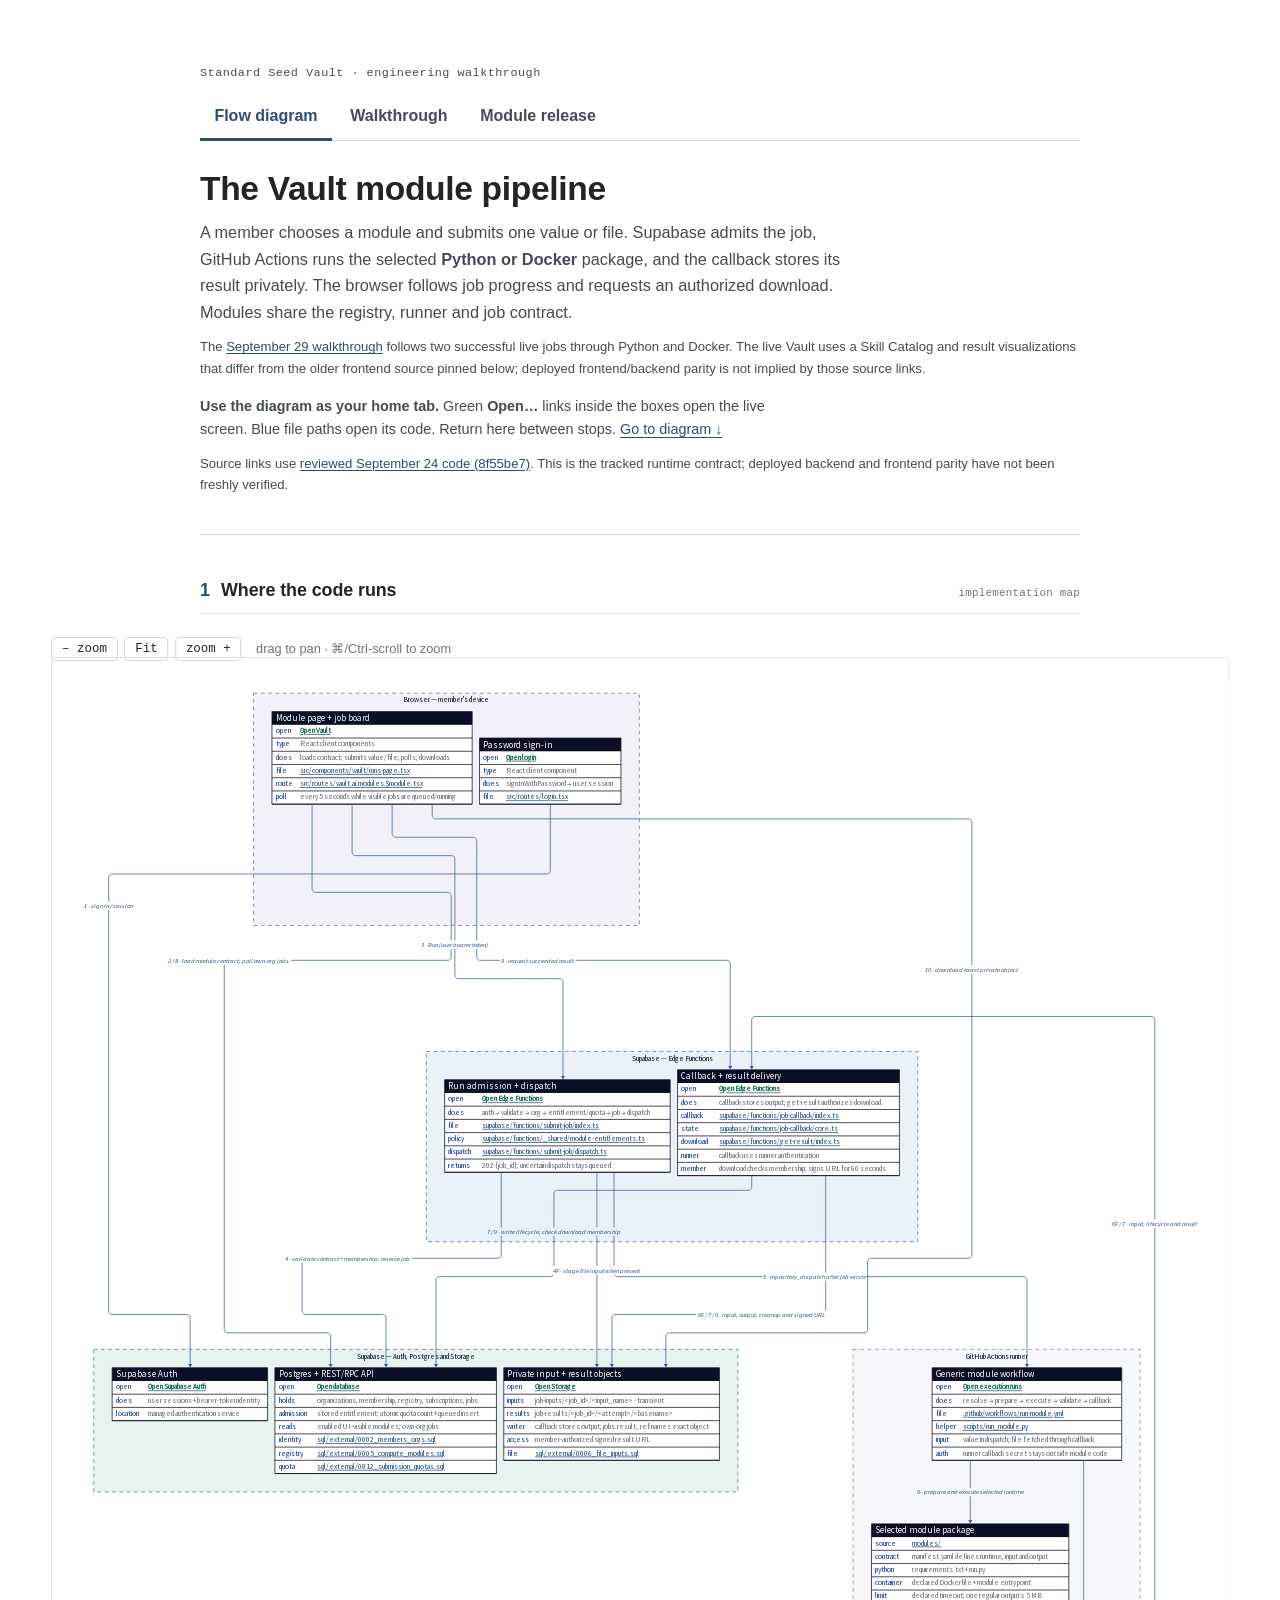
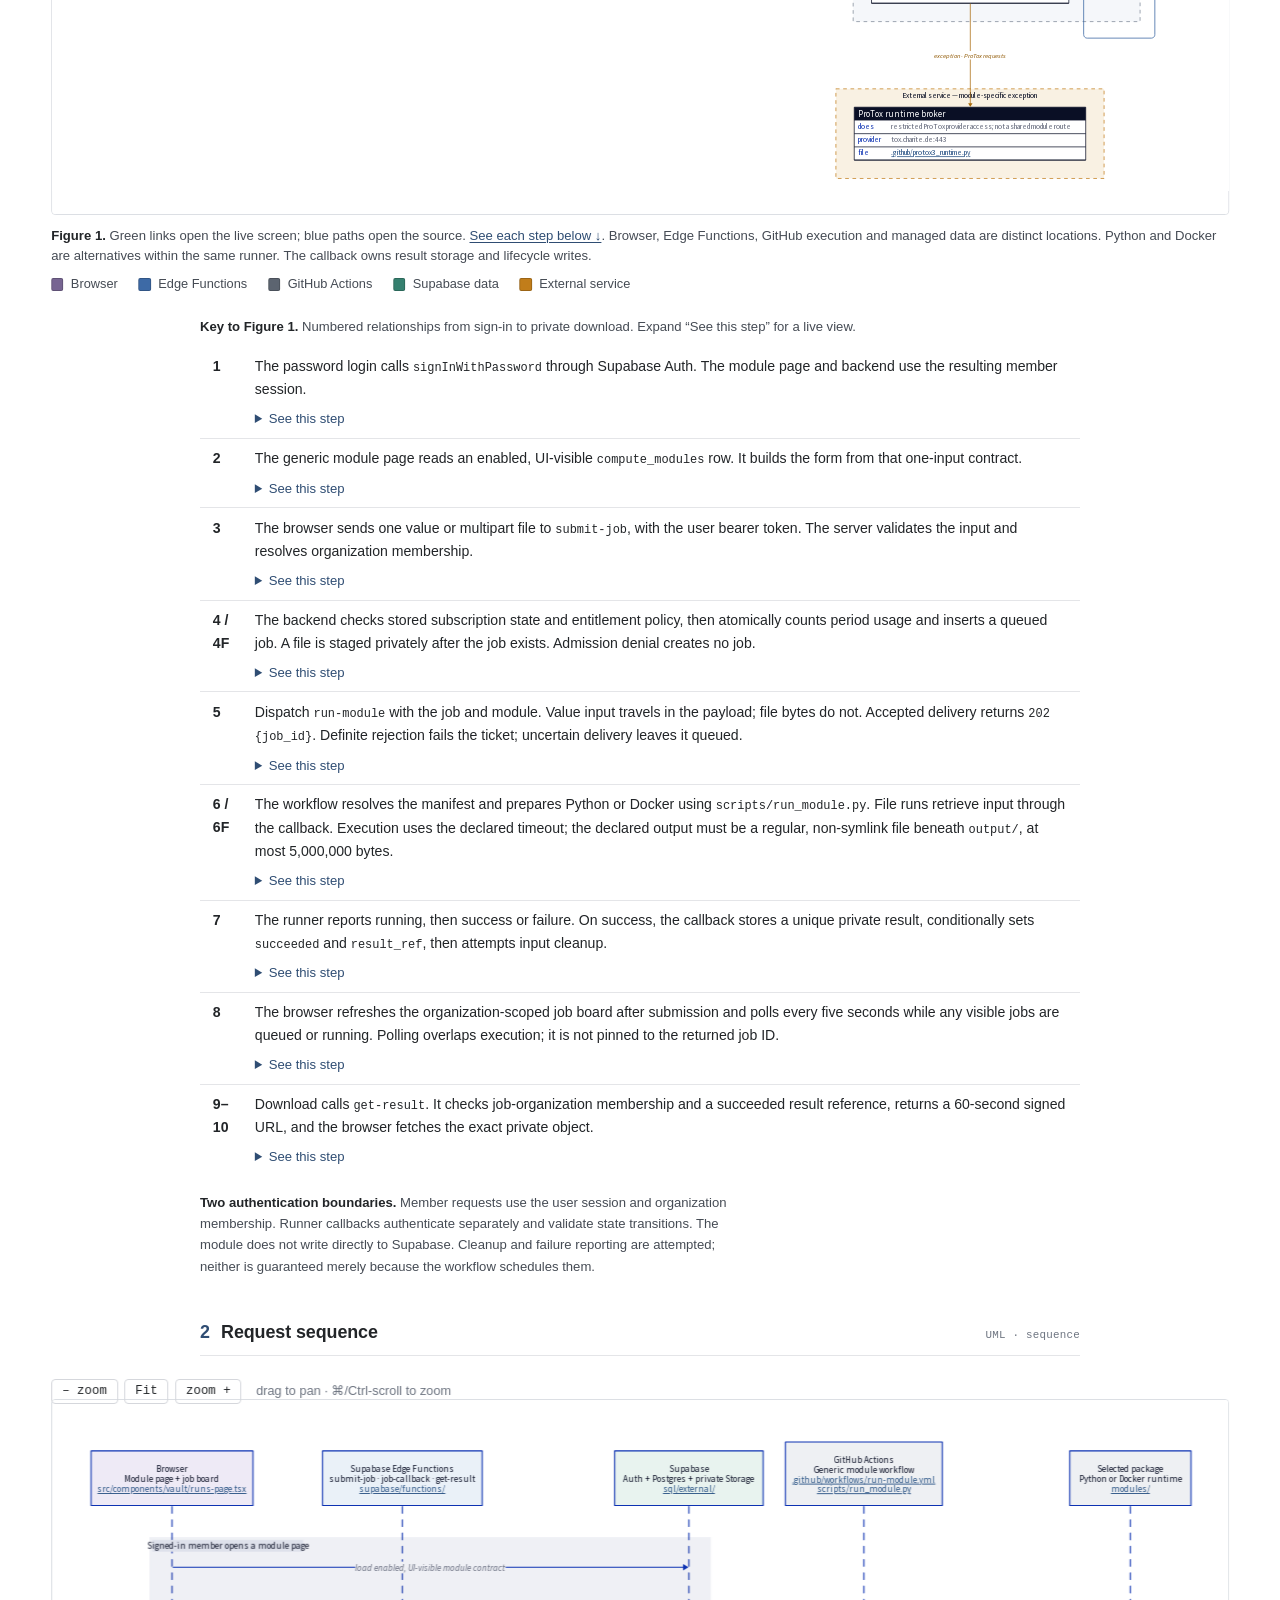
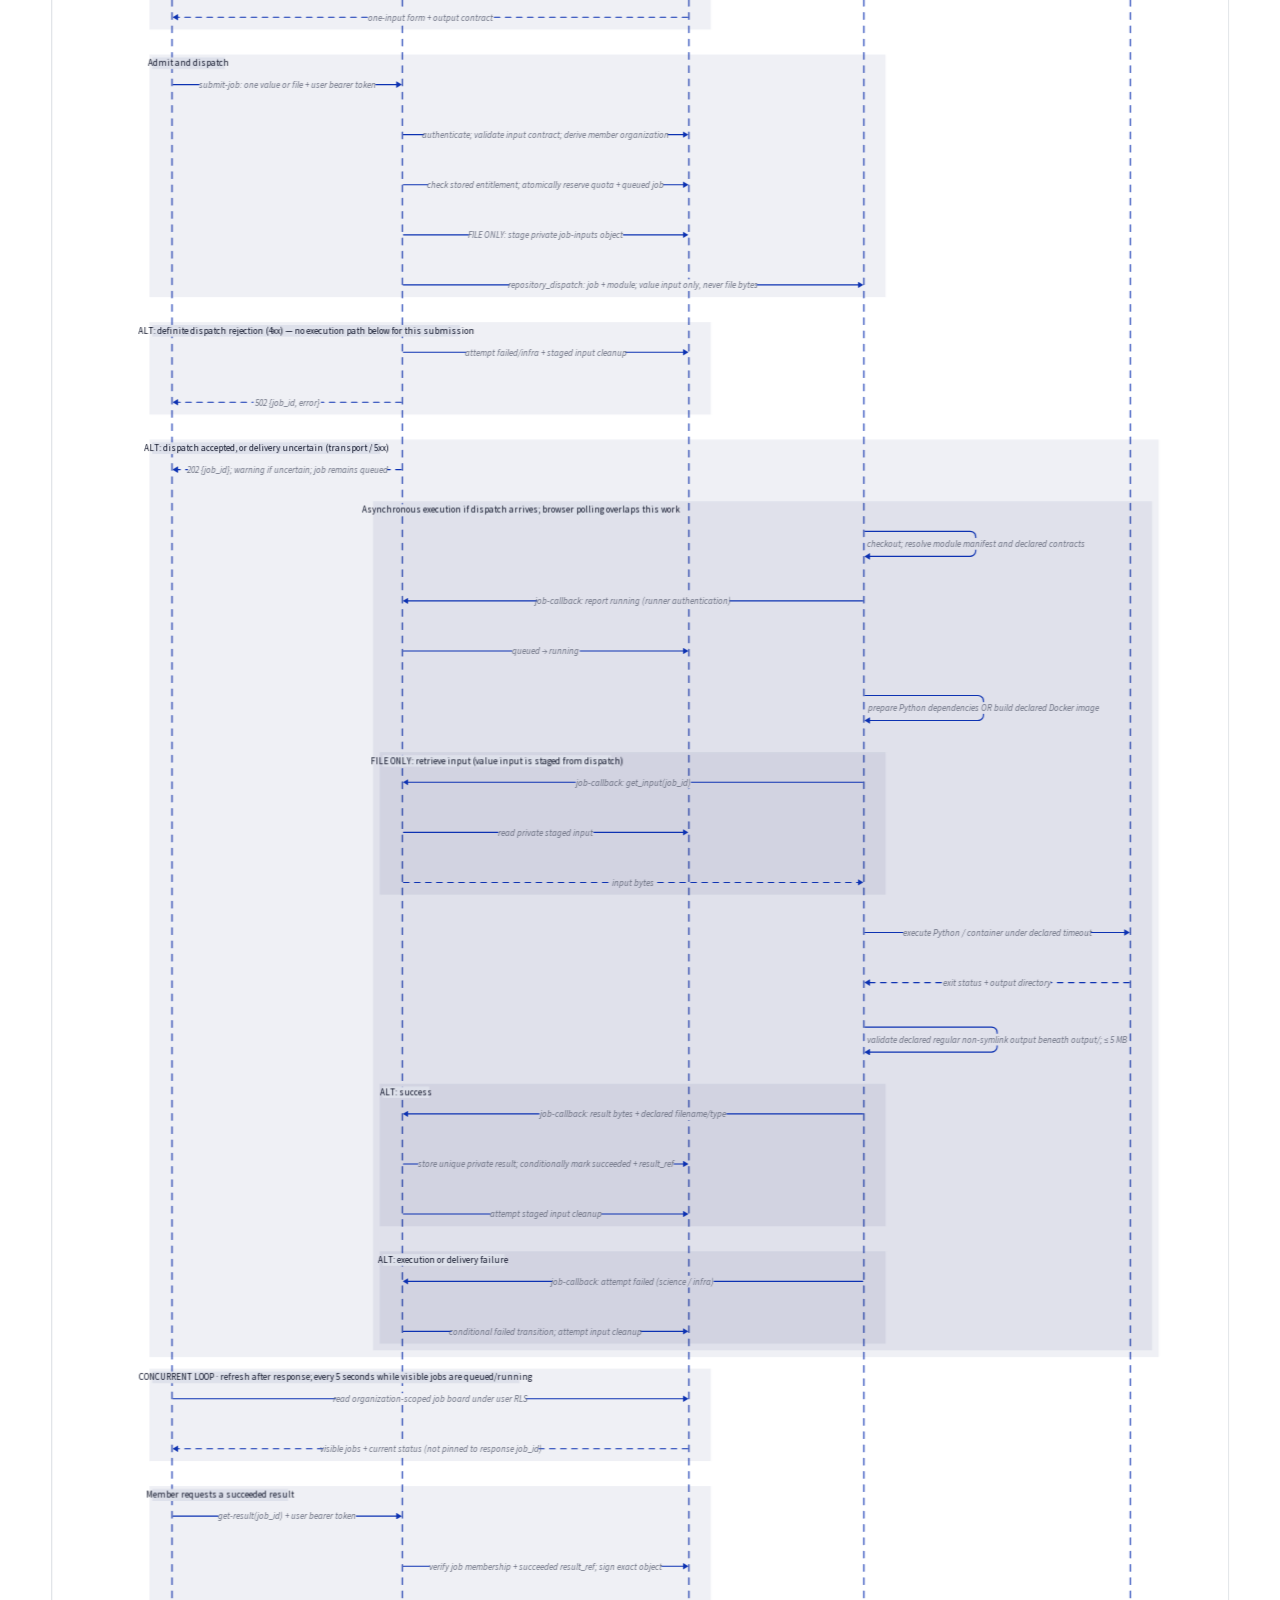
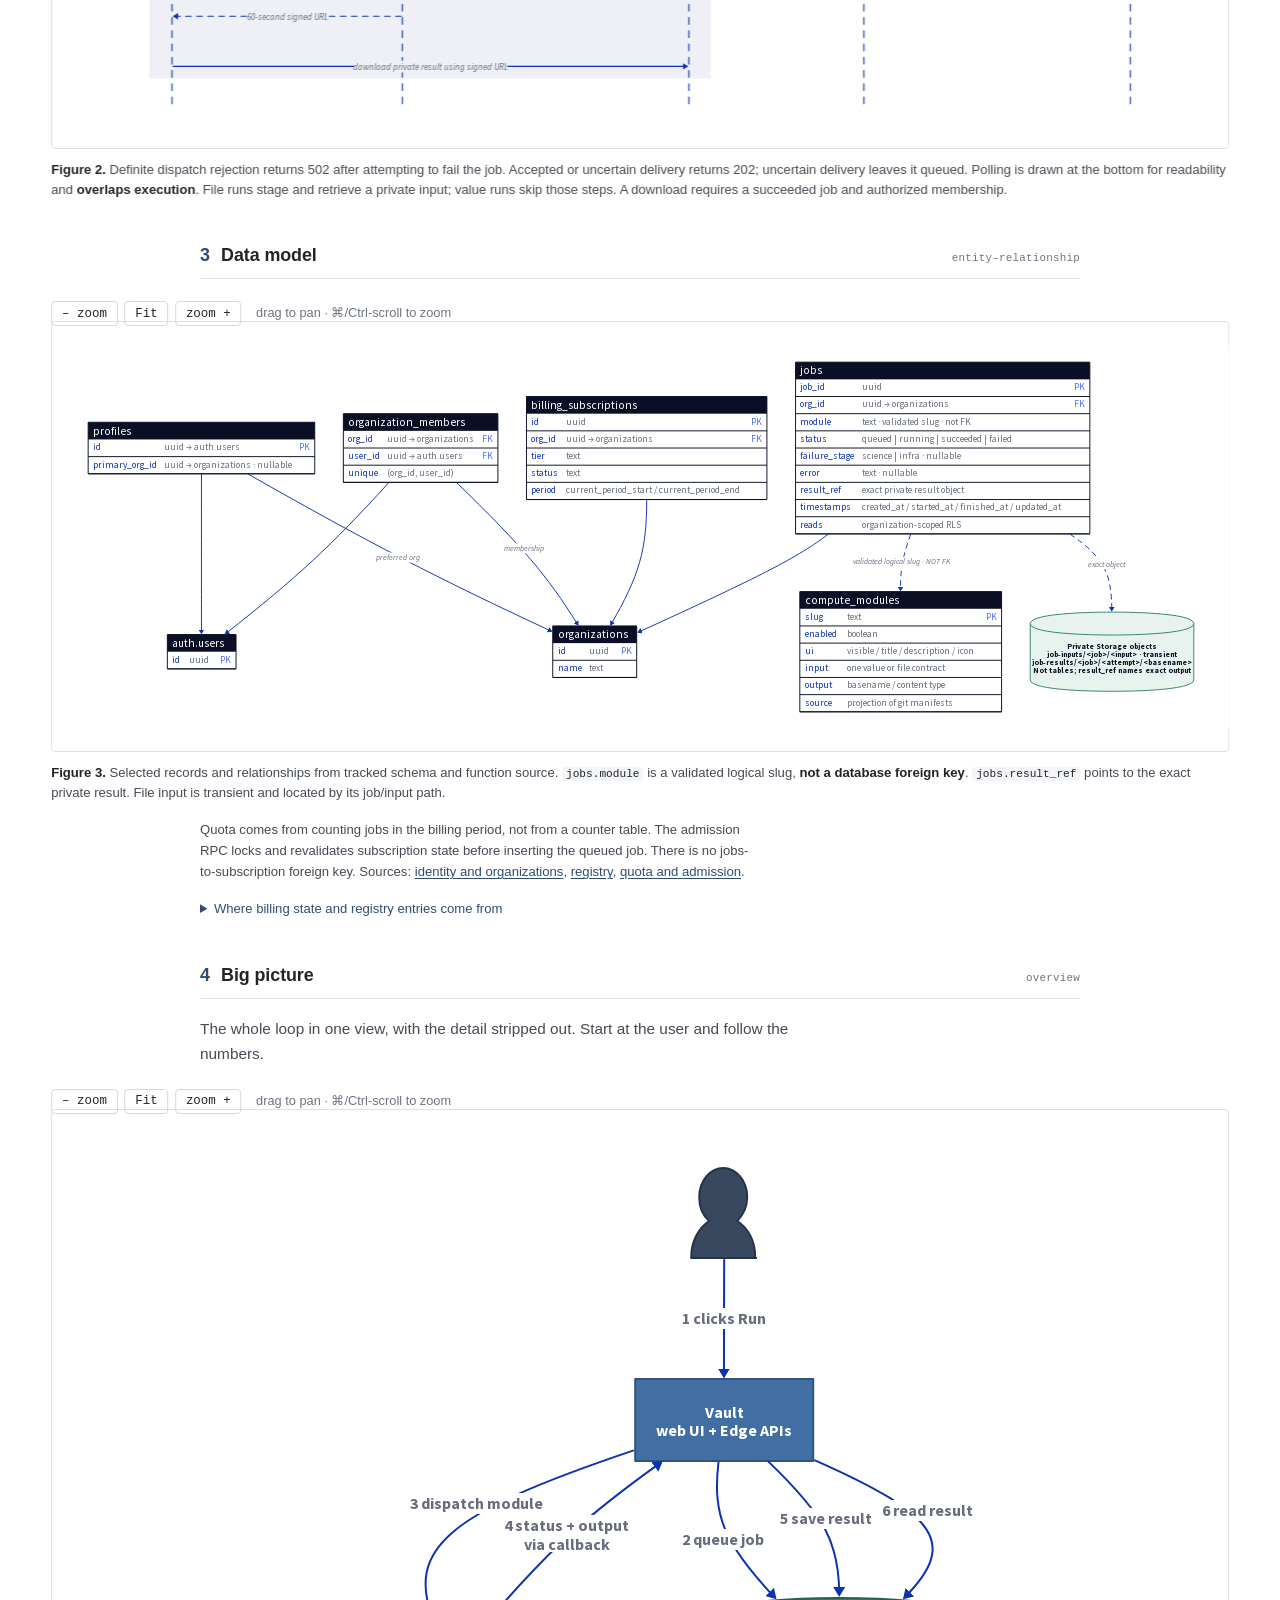
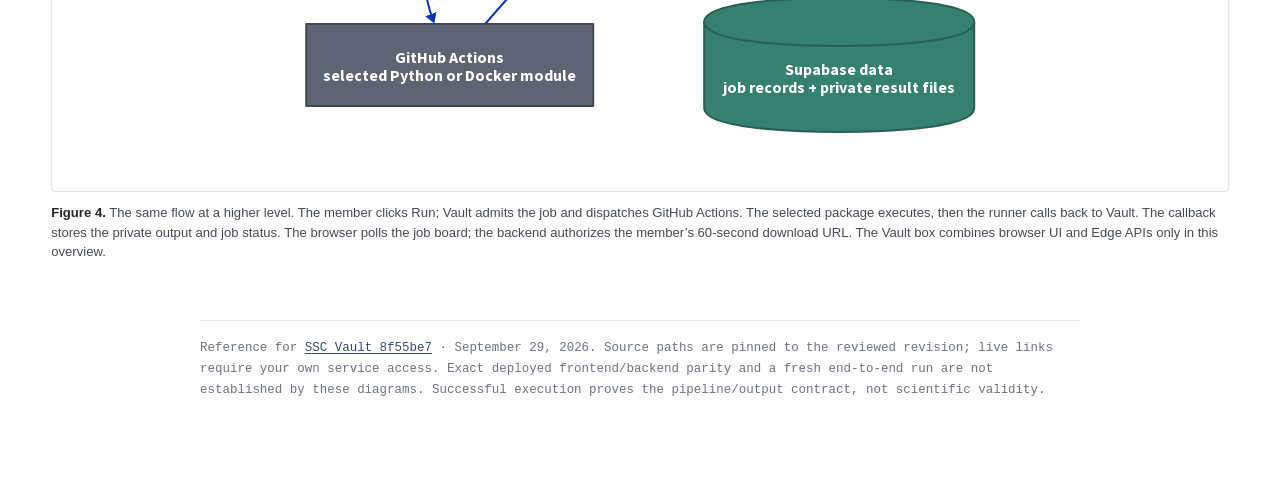
<file: index.html>
<!doctype html>
<html lang="en"><head><meta charset="utf-8"><meta name="viewport" content="width=device-width,initial-scale=1"><title>SSC Vault module pipeline</title><link rel="icon" href="data:,"><style>
  html { color-scheme: light; }
  :root {
    --bg: #ffffff;
    --text: #222528;
    --muted: #454b54;
    --faint: #6d7480;
    --hairline: #e4e5e8;
    --rule: #d5d7dc;
    --accent: #2f4d73;
    --code-bg: #f4f5f7;
    --figure-bg: #ffffff;
    --figure-border: #dcdfe4;
    --sans: -apple-system, "Helvetica Neue", Helvetica, Arial, "Segoe UI", Roboto, sans-serif;
    --mono: "SF Mono", "Cascadia Code", "Roboto Mono", Menlo, Consolas, "Liberation Mono", monospace;
  }
  @media (prefers-color-scheme: dark) {
    :root {
      --bg: #ffffff; --text: #222528; --muted: #454b54; --faint: #6d7480;
      --hairline: #e4e5e8; --rule: #d5d7dc; --accent: #2f4d73; --code-bg: #f4f5f7;
      --figure-bg: #ffffff; --figure-border: #dcdfe4;
    }
  }
  :root[data-theme="dark"] {
    --bg: #ffffff; --text: #222528; --muted: #454b54; --faint: #6d7480;
    --hairline: #e4e5e8; --rule: #d5d7dc; --accent: #2f4d73; --code-bg: #f4f5f7;
    --figure-bg: #ffffff; --figure-border: #dcdfe4;
  }
  :root[data-theme="light"] {
    --bg: #ffffff; --text: #222528; --muted: #454b54; --faint: #6d7480;
    --hairline: #e4e5e8; --rule: #d5d7dc; --accent: #2f4d73; --code-bg: #f4f5f7;
    --figure-bg: #ffffff; --figure-border: #dcdfe4;
  }

  * { box-sizing: border-box; }
  .wrap {
    font-family: var(--sans); color: var(--text); background: var(--bg);
    line-height: 1.62; -webkit-font-smoothing: antialiased; -moz-osx-font-smoothing: grayscale;
    padding: clamp(2.4rem, 5vw, 4.5rem) 1.5rem 6rem;
  }
  .col { max-width: 880px; margin: 0 auto; }

  .doc-label { font-family: var(--mono); font-size: .74rem; letter-spacing: .04em; color: var(--muted); margin: 0 0 .7rem; }
  h1 { font-size: clamp(1.6rem, 3.2vw, 2.1rem); line-height: 1.15; letter-spacing: -.01em; font-weight: 700; margin: 0 0 .7rem; }
  .abstract { font-size: 1.02rem; color: var(--muted); max-width: 74ch; margin: 0 0 .4rem; }
  .abstract code { color: var(--text); }
  .rule { border: 0; border-top: 1px solid var(--rule); margin: 2.4rem 0 0; }

  h2 {
    font-size: 1.12rem; font-weight: 700; letter-spacing: -.005em; margin: 2.6rem 0 1.1rem;
    padding-bottom: .5rem; border-bottom: 1px solid var(--hairline);
    display: flex; align-items: baseline; gap: .7rem;
  }
  h2 .n { color: var(--accent); font-variant-numeric: tabular-nums; }
  h2 .t { flex: 1; }
  h2 .std { font-family: var(--mono); font-size: .68rem; font-weight: 500; color: var(--faint); letter-spacing: .02em; }

  p { margin: 0 0 1rem; }
  .lead { color: var(--text); font-size: .96rem; max-width: 76ch; }
  code { font-family: var(--mono); font-size: .85em; background: var(--code-bg); color: var(--text); padding: .08em .36em; border-radius: 3px; white-space: nowrap; }

  figure { margin: 1.4rem 0 0; }
  .figbox {
    background: var(--figure-bg); border: 1px solid var(--figure-border); border-radius: 4px;
    padding: 1.4rem 1.2rem; overflow-x: auto;
  }
  .figbox > svg { display: block; height: auto; max-width: 100%; margin: 0 auto; }
  .figbox.wide > svg { max-width: none; }
  a { color: var(--accent); text-underline-offset: .18em; }
  .wrap .figbox svg a.source-link { cursor: pointer; }
  .wrap .figbox svg a.source-link text, .wrap .figbox svg a.source-link tspan { fill: #244f82 !important; text-decoration: underline; }
  .wrap .figbox svg a.source-link:hover text, .wrap .figbox svg a.source-link:hover tspan { fill: #0b3161 !important; }
  .wrap .figbox svg a.source-link:focus { outline: 3px solid #d79a2e; }
  .wrap .figbox svg a.screen-link { cursor: pointer; }
  .wrap .figbox svg a.screen-link text, .wrap .figbox svg a.screen-link tspan { fill: #116648 !important; text-decoration: underline; font-weight: 700; }
  .wrap .figbox svg a.screen-link:hover text, .wrap .figbox svg a.screen-link:hover tspan { fill: #073e2b !important; }
  .wrap .figbox svg a.screen-link:focus { outline: 3px solid #d79a2e; }
  .step-look { margin-top: .45rem; font-size: .82rem; color: var(--muted); }
  .step-look summary { cursor: pointer; color: var(--accent); width: fit-content; }
  .step-look p { margin: .35rem 0 0; }
  .reference-note { font-size: .82rem; color: var(--muted); margin-top: .7rem; }
  figcaption { font-size: .82rem; color: var(--muted); margin-top: .7rem; line-height: 1.5; }
  figcaption b { color: var(--text); font-weight: 600; }
  .legend { display: flex; flex-wrap: wrap; gap: .35rem 1.3rem; margin-top: .55rem; font-size: .8rem; color: var(--muted); }
  .legend span { display: inline-flex; align-items: center; gap: .45rem; }
  .sw { width: .78rem; height: .78rem; border-radius: 2px; border: 1px solid rgba(0,0,0,.2); }

  table { border-collapse: collapse; width: 100%; font-size: .88rem; margin-top: 1.3rem; }
  caption { text-align: left; font-size: .82rem; color: var(--muted); margin-bottom: .6rem; }
  caption b { color: var(--text); font-weight: 600; }
  thead th { text-align: left; font-weight: 600; font-size: .78rem; color: var(--muted); padding: .5rem .8rem; border-bottom: 1.5px solid var(--rule); white-space: nowrap; }
  tbody td { padding: .52rem .8rem; border-bottom: 1px solid var(--hairline); vertical-align: top; }
  tbody tr:last-child td { border-bottom: none; }
  td.num { color: var(--text); font-variant-numeric: tabular-nums; font-weight: 700; width: 1.5rem; }
  td.k { font-weight: 600; white-space: nowrap; }
  td .m, td.cred { font-family: var(--mono); font-size: .82em; color: var(--muted); white-space: nowrap; }
  td code { background: transparent; padding: 0; color: var(--text); white-space: normal; }
  .tablewrap { overflow-x: auto; }

  .footnote { font-size: .82rem; color: var(--muted); margin-top: 1rem; max-width: 76ch; }
  .footnote b { color: var(--text); font-weight: 600; }
  footer { margin-top: 3.6rem; padding-top: 1rem; border-top: 1px solid var(--hairline); font-size: .78rem; color: var(--faint); }
  footer .mono { font-family: var(--mono); }

  figure { position: relative; left: 50%; transform: translateX(-50%); width: 92vw; max-width: 1200px; }
  .zoombar { display:flex; gap:.4rem; align-items:center; margin:1.4rem 0 -.3rem; font-size:.8rem; color:var(--faint); }
  .zoombar button { font-family:var(--mono); font-size:.78rem; line-height:1; padding:.32rem .62rem; border:1px solid var(--rule); background:transparent; color:var(--text); border-radius:4px; cursor:pointer; }
  .zoombar button:hover { border-color:var(--accent); color:var(--accent); }
  .zoombar .hint { margin-left:.5rem; }
  .figbox.wide { cursor:grab; }
  .figbox.wide:active { cursor:grabbing; }

.page-tabs {
  display: flex;
  gap: .25rem;
  margin: 0 0 1.8rem;
  border-bottom: 1px solid #d5d7dc;
}
.page-tabs a {
  padding: .55rem .9rem;
  color: #454b54;
  text-decoration: none;
  border-bottom: 3px solid transparent;
  margin-bottom: -1px;
  font-weight: 600;
}
.page-tabs a:hover { color: #2f4d73; background: #f4f5f7; }
.page-tabs a[aria-current="page"] { color: #2f4d73; border-bottom-color: #2f4d73; }
.page-tabs a:focus-visible { outline: 3px solid #d79a2e; outline-offset: 3px; }

body{margin:0} .figbox{min-width:0;overscroll-behavior:contain;touch-action:pan-x pan-y} .figbox:focus-visible,summary:focus-visible,button:focus-visible{outline:3px solid #d79a2e;outline-offset:3px}
.zoombar{flex-wrap:wrap} .col{min-width:0} .footnote code,.reference-note code{white-space:normal;overflow-wrap:anywhere} .page-tabs{flex-wrap:wrap}
@media(max-width:600px){.wrap{padding:2rem 1rem 4rem}.zoombar .hint{width:100%;margin-left:0}h2 .std{font-size:.6rem;text-align:right}.figbox{padding:1rem .6rem}td.num{white-space:nowrap}.tablewrap{overflow-wrap:anywhere}code{white-space:normal}figure{width:calc(100vw - 24px)}}
</style></head><body><div class="wrap"><div class="col">
<p class="doc-label">Standard Seed Vault · engineering walkthrough</p>
<nav class="page-tabs" aria-label="Vault reference"><a href="#locations" aria-current="page">Flow diagram</a><a href="walkthrough.html">Walkthrough</a><a href="module-release.html">Module release</a>
</nav>
<h1>The Vault module pipeline</h1>
<p class="abstract">A member chooses a module and submits one value or file. Supabase admits the job, GitHub Actions runs the selected <b>Python or Docker</b> package, and the callback stores its result privately. The browser follows job progress and requests an authorized download. Modules share the registry, runner and job contract.</p>
<p class="reference-note">The <a href="walkthrough.html">September 29 walkthrough</a> follows two successful live jobs through Python and Docker. The live Vault uses a Skill Catalog and result visualizations that differ from the older frontend source pinned below; deployed frontend/backend parity is not implied by those source links.</p>
<p class="abstract" style="font-size:.9rem;margin-top:.2rem"><b>Use the diagram as your home tab.</b> Green <b>Open…</b> links inside the boxes open the live screen. Blue file paths open its code. Return here between stops. <a href="#locations">Go to diagram ↓</a></p>
<p class="reference-note">Source links use <a href="https://github.com/Standard-Seed-Corporation/pixel-perfect-clone-47795/tree/8f55be7f6859bd78771414faa23f7e29c117cb82" target="_blank" rel="noopener noreferrer">reviewed September 24 code (8f55be7)</a>. This is the tracked runtime contract; deployed backend and frontend parity have not been freshly verified.</p>
<hr class="rule">
<h2 id="locations"><span class="n">1</span><span class="t">Where the code runs</span><span class="std">implementation map</span></h2>
<figure id="figure-1"><div class="figbox wide"><svg xmlns="http://www.w3.org/2000/svg" xmlns:xlink="http://www.w3.org/1999/xlink" data-d2-version="v0.7.1" preserveAspectRatio="xMinYMin meet" viewBox="0 0 3103 3026" aria-labelledby="locations-svg-title"><title id="locations-svg-title">Vault implementation map: browser, edge functions, GitHub execution, Supabase data and external exception</title><svg class="d2-2278511280 d2-svg" width="3103" height="3026" viewBox="-23 -24 3103 3026"><rect x="-23.000000" y="-24.000000" width="3103.000000" height="3026.000000" rx="0.000000" fill="#FFFFFF" class=" fill-N7" stroke-width="0"/><style type="text/css">
.d2-2278511280 .text {
	font-family: "d2-2278511280-font-regular";
}
@font-face {
	font-family: d2-2278511280-font-regular;
	src: url("[data-uri]");
}
.d2-2278511280 .text-italic {
	font-family: "d2-2278511280-font-italic";
}
@font-face {
	font-family: d2-2278511280-font-italic;
	src: url("[data-uri]");
}</style><style type="text/css">.shape {
  shape-rendering: geometricPrecision;
  stroke-linejoin: round;
}
.connection {
  stroke-linecap: round;
  stroke-linejoin: round;
}
.blend {
  mix-blend-mode: multiply;
  opacity: 0.5;
}

		.d2-2278511280 .fill-N1{fill:#0A0F25;}
		.d2-2278511280 .fill-N2{fill:#676C7E;}
		.d2-2278511280 .fill-N3{fill:#9499AB;}
		.d2-2278511280 .fill-N4{fill:#CFD2DD;}
		.d2-2278511280 .fill-N5{fill:#DEE1EB;}
		.d2-2278511280 .fill-N6{fill:#EEF1F8;}
		.d2-2278511280 .fill-N7{fill:#FFFFFF;}
		.d2-2278511280 .fill-B1{fill:#0D32B2;}
		.d2-2278511280 .fill-B2{fill:#0D32B2;}
		.d2-2278511280 .fill-B3{fill:#E3E9FD;}
		.d2-2278511280 .fill-B4{fill:#E3E9FD;}
		.d2-2278511280 .fill-B5{fill:#EDF0FD;}
		.d2-2278511280 .fill-B6{fill:#F7F8FE;}
		.d2-2278511280 .fill-AA2{fill:#4A6FF3;}
		.d2-2278511280 .fill-AA4{fill:#EDF0FD;}
		.d2-2278511280 .fill-AA5{fill:#F7F8FE;}
		.d2-2278511280 .fill-AB4{fill:#EDF0FD;}
		.d2-2278511280 .fill-AB5{fill:#F7F8FE;}
		.d2-2278511280 .stroke-N1{stroke:#0A0F25;}
		.d2-2278511280 .stroke-N2{stroke:#676C7E;}
		.d2-2278511280 .stroke-N3{stroke:#9499AB;}
		.d2-2278511280 .stroke-N4{stroke:#CFD2DD;}
		.d2-2278511280 .stroke-N5{stroke:#DEE1EB;}
		.d2-2278511280 .stroke-N6{stroke:#EEF1F8;}
		.d2-2278511280 .stroke-N7{stroke:#FFFFFF;}
		.d2-2278511280 .stroke-B1{stroke:#0D32B2;}
		.d2-2278511280 .stroke-B2{stroke:#0D32B2;}
		.d2-2278511280 .stroke-B3{stroke:#E3E9FD;}
		.d2-2278511280 .stroke-B4{stroke:#E3E9FD;}
		.d2-2278511280 .stroke-B5{stroke:#EDF0FD;}
		.d2-2278511280 .stroke-B6{stroke:#F7F8FE;}
		.d2-2278511280 .stroke-AA2{stroke:#4A6FF3;}
		.d2-2278511280 .stroke-AA4{stroke:#EDF0FD;}
		.d2-2278511280 .stroke-AA5{stroke:#F7F8FE;}
		.d2-2278511280 .stroke-AB4{stroke:#EDF0FD;}
		.d2-2278511280 .stroke-AB5{stroke:#F7F8FE;}
		.d2-2278511280 .background-color-N1{background-color:#0A0F25;}
		.d2-2278511280 .background-color-N2{background-color:#676C7E;}
		.d2-2278511280 .background-color-N3{background-color:#9499AB;}
		.d2-2278511280 .background-color-N4{background-color:#CFD2DD;}
		.d2-2278511280 .background-color-N5{background-color:#DEE1EB;}
		.d2-2278511280 .background-color-N6{background-color:#EEF1F8;}
		.d2-2278511280 .background-color-N7{background-color:#FFFFFF;}
		.d2-2278511280 .background-color-B1{background-color:#0D32B2;}
		.d2-2278511280 .background-color-B2{background-color:#0D32B2;}
		.d2-2278511280 .background-color-B3{background-color:#E3E9FD;}
		.d2-2278511280 .background-color-B4{background-color:#E3E9FD;}
		.d2-2278511280 .background-color-B5{background-color:#EDF0FD;}
		.d2-2278511280 .background-color-B6{background-color:#F7F8FE;}
		.d2-2278511280 .background-color-AA2{background-color:#4A6FF3;}
		.d2-2278511280 .background-color-AA4{background-color:#EDF0FD;}
		.d2-2278511280 .background-color-AA5{background-color:#F7F8FE;}
		.d2-2278511280 .background-color-AB4{background-color:#EDF0FD;}
		.d2-2278511280 .background-color-AB5{background-color:#F7F8FE;}
		.d2-2278511280 .color-N1{color:#0A0F25;}
		.d2-2278511280 .color-N2{color:#676C7E;}
		.d2-2278511280 .color-N3{color:#9499AB;}
		.d2-2278511280 .color-N4{color:#CFD2DD;}
		.d2-2278511280 .color-N5{color:#DEE1EB;}
		.d2-2278511280 .color-N6{color:#EEF1F8;}
		.d2-2278511280 .color-N7{color:#FFFFFF;}
		.d2-2278511280 .color-B1{color:#0D32B2;}
		.d2-2278511280 .color-B2{color:#0D32B2;}
		.d2-2278511280 .color-B3{color:#E3E9FD;}
		.d2-2278511280 .color-B4{color:#E3E9FD;}
		.d2-2278511280 .color-B5{color:#EDF0FD;}
		.d2-2278511280 .color-B6{color:#F7F8FE;}
		.d2-2278511280 .color-AA2{color:#4A6FF3;}
		.d2-2278511280 .color-AA4{color:#EDF0FD;}
		.d2-2278511280 .color-AA5{color:#F7F8FE;}
		.d2-2278511280 .color-AB4{color:#EDF0FD;}
		.d2-2278511280 .color-AB5{color:#F7F8FE;}.appendix text.text{fill:#0A0F25}.md{--color-fg-default:#0A0F25;--color-fg-muted:#676C7E;--color-fg-subtle:#9499AB;--color-canvas-default:#FFFFFF;--color-canvas-subtle:#EEF1F8;--color-border-default:#0D32B2;--color-border-muted:#0D32B2;--color-neutral-muted:#EEF1F8;--color-accent-fg:#0D32B2;--color-accent-emphasis:#0D32B2;--color-attention-subtle:#676C7E;--color-danger-fg:red;}.sketch-overlay-B1{fill:url(#streaks-darker-d2-2278511280);mix-blend-mode:lighten}.sketch-overlay-B2{fill:url(#streaks-darker-d2-2278511280);mix-blend-mode:lighten}.sketch-overlay-B3{fill:url(#streaks-bright-d2-2278511280);mix-blend-mode:darken}.sketch-overlay-B4{fill:url(#streaks-bright-d2-2278511280);mix-blend-mode:darken}.sketch-overlay-B5{fill:url(#streaks-bright-d2-2278511280);mix-blend-mode:darken}.sketch-overlay-B6{fill:url(#streaks-bright-d2-2278511280);mix-blend-mode:darken}.sketch-overlay-AA2{fill:url(#streaks-dark-d2-2278511280);mix-blend-mode:overlay}.sketch-overlay-AA4{fill:url(#streaks-bright-d2-2278511280);mix-blend-mode:darken}.sketch-overlay-AA5{fill:url(#streaks-bright-d2-2278511280);mix-blend-mode:darken}.sketch-overlay-AB4{fill:url(#streaks-bright-d2-2278511280);mix-blend-mode:darken}.sketch-overlay-AB5{fill:url(#streaks-bright-d2-2278511280);mix-blend-mode:darken}.sketch-overlay-N1{fill:url(#streaks-darker-d2-2278511280);mix-blend-mode:lighten}.sketch-overlay-N2{fill:url(#streaks-dark-d2-2278511280);mix-blend-mode:overlay}.sketch-overlay-N3{fill:url(#streaks-normal-d2-2278511280);mix-blend-mode:color-burn}.sketch-overlay-N4{fill:url(#streaks-normal-d2-2278511280);mix-blend-mode:color-burn}.sketch-overlay-N5{fill:url(#streaks-bright-d2-2278511280);mix-blend-mode:darken}.sketch-overlay-N6{fill:url(#streaks-bright-d2-2278511280);mix-blend-mode:darken}.sketch-overlay-N7{fill:url(#streaks-bright-d2-2278511280);mix-blend-mode:darken}.light-code{display: block}.dark-code{display: none}</style><g class="YnJvd3Nlcg== plane"><g class="shape"><rect x="474.000000" y="12.000000" width="1050.000000" height="632.000000" stroke="#776592" fill="#f2f0f8" style="stroke-width:2;stroke-dasharray:10.000000,9.865639;"/></g><text x="999.000000" y="37.000000" fill="#0A0F25" class="text fill-N1" style="text-anchor:middle;font-size:20px">Browser — member's device</text></g><g class="ZWRnZQ== plane"><g class="shape"><rect x="944.000000" y="987.000000" width="1338.000000" height="518.000000" stroke="#3d6aa6" fill="#eaf1f8" style="stroke-width:2;stroke-dasharray:10.000000,9.865639;"/></g><text x="1613.000000" y="1012.000000" fill="#0A0F25" class="text fill-N1" style="text-anchor:middle;font-size:20px">Supabase — Edge Functions</text></g><g class="Z2l0aHVi plane"><g class="shape"><rect x="2106.000000" y="1798.000000" width="781.000000" height="741.000000" stroke="#7c8796" fill="#f5f7fa" style="stroke-width:2;stroke-dasharray:10.000000,9.865639;"/></g><text x="2496.500000" y="1823.000000" fill="#0A0F25" class="text fill-N1" style="text-anchor:middle;font-size:20px">GitHub Actions runner</text></g><g class="YmFja2VuZA== plane"><g class="shape"><rect x="39.000000" y="1798.000000" width="1753.000000" height="388.000000" stroke="#35806f" fill="#e8f3ef" style="stroke-width:2;stroke-dasharray:10.000000,9.865639;"/></g><text x="915.500000" y="1823.000000" fill="#0A0F25" class="text fill-N1" style="text-anchor:middle;font-size:20px">Supabase — Auth, Postgres and Storage</text></g><g class="ZXh0ZXJuYWw= plane"><g class="shape"><rect x="2059.000000" y="2722.000000" width="730.000000" height="244.000000" stroke="#c17d1a" fill="#f9f1e3" style="stroke-width:2;stroke-dasharray:10.000000,9.865639;"/></g><text x="2424.000000" y="2747.000000" fill="#0A0F25" class="text fill-N1" style="text-anchor:middle;font-size:20px">External service — module-specific exception</text></g><g class="YnJvd3Nlci51aQ== box"><g class="shape"><rect x="524.000000" y="62.000000" width="545.000000" height="252.000000" stroke="#0A0F25" fill="#FFFFFF" class="shape stroke-N1 fill-N7" style="stroke-width:2;"/><rect x="524.000000" y="62.000000" width="545.000000" height="36.000000" fill="#0A0F25" class="class_header fill-N1"/><text x="534.000000" y="87.750000" fill="#FFFFFF" class="text fill-N7" style="text-anchor:start;font-size:24px">Module page + job board</text><text x="534.000000" y="121.000000" fill="#0D32B2" class="text fill-B2" style="text-anchor:start;font-size:20px">open</text><a href="https://standardseedvault.com/vault/runs" xlink:href="https://standardseedvault.com/vault/runs" target="_blank" rel="noopener noreferrer" class="screen-link" aria-label="Open Vault"><text x="599.000000" y="121.000000" fill="#676C7E" class="text fill-N2" style="text-anchor:start;font-size:20px">Open Vault</text></a><text x="1059.000000" y="121.000000" fill="#4A6FF3" class="text fill-AA2" style="text-anchor:end;font-size:20px"/><line x1="524.000000" x2="1069.000000" y1="134.000000" y2="134.000000" stroke="#0A0F25" class=" stroke-N1" style="stroke-width:2"/><text x="534.000000" y="157.000000" fill="#0D32B2" class="text fill-B2" style="text-anchor:start;font-size:20px">type</text><text x="599.000000" y="157.000000" fill="#676C7E" class="text fill-N2" style="text-anchor:start;font-size:20px">React client components</text><text x="1059.000000" y="157.000000" fill="#4A6FF3" class="text fill-AA2" style="text-anchor:end;font-size:20px"/><line x1="524.000000" x2="1069.000000" y1="170.000000" y2="170.000000" stroke="#0A0F25" class=" stroke-N1" style="stroke-width:2"/><text x="534.000000" y="193.000000" fill="#0D32B2" class="text fill-B2" style="text-anchor:start;font-size:20px">does</text><text x="599.000000" y="193.000000" fill="#676C7E" class="text fill-N2" style="text-anchor:start;font-size:20px">loads contract; submits value/file; polls; downloads</text><text x="1059.000000" y="193.000000" fill="#4A6FF3" class="text fill-AA2" style="text-anchor:end;font-size:20px"/><line x1="524.000000" x2="1069.000000" y1="206.000000" y2="206.000000" stroke="#0A0F25" class=" stroke-N1" style="stroke-width:2"/><text x="534.000000" y="229.000000" fill="#0D32B2" class="text fill-B2" style="text-anchor:start;font-size:20px">file</text><a href="https://github.com/Standard-Seed-Corporation/pixel-perfect-clone-47795/blob/8f55be7f6859bd78771414faa23f7e29c117cb82/src/components/vault/runs-page.tsx" xlink:href="https://github.com/Standard-Seed-Corporation/pixel-perfect-clone-47795/blob/8f55be7f6859bd78771414faa23f7e29c117cb82/src/components/vault/runs-page.tsx" target="_blank" rel="noopener noreferrer" class="source-link" aria-label="src/components/vault/runs-page.tsx"><text x="599.000000" y="229.000000" fill="#676C7E" class="text fill-N2" style="text-anchor:start;font-size:20px">src/components/vault/runs-page.tsx</text></a><text x="1059.000000" y="229.000000" fill="#4A6FF3" class="text fill-AA2" style="text-anchor:end;font-size:20px"/><line x1="524.000000" x2="1069.000000" y1="242.000000" y2="242.000000" stroke="#0A0F25" class=" stroke-N1" style="stroke-width:2"/><text x="534.000000" y="265.000000" fill="#0D32B2" class="text fill-B2" style="text-anchor:start;font-size:20px">route</text><a href="https://github.com/Standard-Seed-Corporation/pixel-perfect-clone-47795/blob/8f55be7f6859bd78771414faa23f7e29c117cb82/src/routes/vault.ai.modules.$module.tsx" xlink:href="https://github.com/Standard-Seed-Corporation/pixel-perfect-clone-47795/blob/8f55be7f6859bd78771414faa23f7e29c117cb82/src/routes/vault.ai.modules.$module.tsx" target="_blank" rel="noopener noreferrer" class="source-link" aria-label="src/routes/vault.ai.modules.$module.tsx"><text x="599.000000" y="265.000000" fill="#676C7E" class="text fill-N2" style="text-anchor:start;font-size:20px">src/routes/vault.ai.modules.$module.tsx</text></a><text x="1059.000000" y="265.000000" fill="#4A6FF3" class="text fill-AA2" style="text-anchor:end;font-size:20px"/><line x1="524.000000" x2="1069.000000" y1="278.000000" y2="278.000000" stroke="#0A0F25" class=" stroke-N1" style="stroke-width:2"/><text x="534.000000" y="301.000000" fill="#0D32B2" class="text fill-B2" style="text-anchor:start;font-size:20px">poll</text><text x="599.000000" y="301.000000" fill="#676C7E" class="text fill-N2" style="text-anchor:start;font-size:20px">every 5 seconds while visible jobs are queued/running</text><text x="1059.000000" y="301.000000" fill="#4A6FF3" class="text fill-AA2" style="text-anchor:end;font-size:20px"/><line x1="524.000000" x2="1069.000000" y1="314.000000" y2="314.000000" stroke="#0A0F25" class=" stroke-N1" style="stroke-width:2"/></g></g><g class="YnJvd3Nlci5sb2dpbg== box"><g class="shape"><rect x="1089.000000" y="134.000000" width="385.000000" height="180.000000" stroke="#0A0F25" fill="#FFFFFF" class="shape stroke-N1 fill-N7" style="stroke-width:2;"/><rect x="1089.000000" y="134.000000" width="385.000000" height="36.000000" fill="#0A0F25" class="class_header fill-N1"/><text x="1099.000000" y="159.750000" fill="#FFFFFF" class="text fill-N7" style="text-anchor:start;font-size:24px">Password sign-in</text><text x="1099.000000" y="193.000000" fill="#0D32B2" class="text fill-B2" style="text-anchor:start;font-size:20px">open</text><a href="https://standardseedvault.com/login" xlink:href="https://standardseedvault.com/login" target="_blank" rel="noopener noreferrer" class="screen-link" aria-label="Open login"><text x="1161.000000" y="193.000000" fill="#676C7E" class="text fill-N2" style="text-anchor:start;font-size:20px">Open login</text></a><text x="1464.000000" y="193.000000" fill="#4A6FF3" class="text fill-AA2" style="text-anchor:end;font-size:20px"/><line x1="1089.000000" x2="1474.000000" y1="206.000000" y2="206.000000" stroke="#0A0F25" class=" stroke-N1" style="stroke-width:2"/><text x="1099.000000" y="229.000000" fill="#0D32B2" class="text fill-B2" style="text-anchor:start;font-size:20px">type</text><text x="1161.000000" y="229.000000" fill="#676C7E" class="text fill-N2" style="text-anchor:start;font-size:20px">React client component</text><text x="1464.000000" y="229.000000" fill="#4A6FF3" class="text fill-AA2" style="text-anchor:end;font-size:20px"/><line x1="1089.000000" x2="1474.000000" y1="242.000000" y2="242.000000" stroke="#0A0F25" class=" stroke-N1" style="stroke-width:2"/><text x="1099.000000" y="265.000000" fill="#0D32B2" class="text fill-B2" style="text-anchor:start;font-size:20px">does</text><text x="1161.000000" y="265.000000" fill="#676C7E" class="text fill-N2" style="text-anchor:start;font-size:20px">signInWithPassword → user session</text><text x="1464.000000" y="265.000000" fill="#4A6FF3" class="text fill-AA2" style="text-anchor:end;font-size:20px"/><line x1="1089.000000" x2="1474.000000" y1="278.000000" y2="278.000000" stroke="#0A0F25" class=" stroke-N1" style="stroke-width:2"/><text x="1099.000000" y="301.000000" fill="#0D32B2" class="text fill-B2" style="text-anchor:start;font-size:20px">file</text><a href="https://github.com/Standard-Seed-Corporation/pixel-perfect-clone-47795/blob/8f55be7f6859bd78771414faa23f7e29c117cb82/src/routes/login.tsx" xlink:href="https://github.com/Standard-Seed-Corporation/pixel-perfect-clone-47795/blob/8f55be7f6859bd78771414faa23f7e29c117cb82/src/routes/login.tsx" target="_blank" rel="noopener noreferrer" class="source-link" aria-label="src/routes/login.tsx"><text x="1161.000000" y="301.000000" fill="#676C7E" class="text fill-N2" style="text-anchor:start;font-size:20px">src/routes/login.tsx</text></a><text x="1464.000000" y="301.000000" fill="#4A6FF3" class="text fill-AA2" style="text-anchor:end;font-size:20px"/><line x1="1089.000000" x2="1474.000000" y1="314.000000" y2="314.000000" stroke="#0A0F25" class=" stroke-N1" style="stroke-width:2"/></g></g><g class="ZWRnZS5zdWJtaXQ= box"><g class="shape"><rect x="994.000000" y="1064.000000" width="614.000000" height="252.000000" stroke="#0A0F25" fill="#FFFFFF" class="shape stroke-N1 fill-N7" style="stroke-width:2;"/><rect x="994.000000" y="1064.000000" width="614.000000" height="36.000000" fill="#0A0F25" class="class_header fill-N1"/><text x="1004.000000" y="1089.750000" fill="#FFFFFF" class="text fill-N7" style="text-anchor:start;font-size:24px">Run admission + dispatch</text><text x="1004.000000" y="1123.000000" fill="#0D32B2" class="text fill-B2" style="text-anchor:start;font-size:20px">open</text><a href="https://supabase.com/dashboard/project/knwmoomyvvfupbeotmcr/functions" xlink:href="https://supabase.com/dashboard/project/knwmoomyvvfupbeotmcr/functions" target="_blank" rel="noopener noreferrer" class="screen-link" aria-label="Open Edge Functions"><text x="1096.000000" y="1123.000000" fill="#676C7E" class="text fill-N2" style="text-anchor:start;font-size:20px">Open Edge Functions</text></a><text x="1598.000000" y="1123.000000" fill="#4A6FF3" class="text fill-AA2" style="text-anchor:end;font-size:20px"/><line x1="994.000000" x2="1608.000000" y1="1136.000000" y2="1136.000000" stroke="#0A0F25" class=" stroke-N1" style="stroke-width:2"/><text x="1004.000000" y="1159.000000" fill="#0D32B2" class="text fill-B2" style="text-anchor:start;font-size:20px">does</text><text x="1096.000000" y="1159.000000" fill="#676C7E" class="text fill-N2" style="text-anchor:start;font-size:20px">auth → validate → org → entitlement/quota → job → dispatch</text><text x="1598.000000" y="1159.000000" fill="#4A6FF3" class="text fill-AA2" style="text-anchor:end;font-size:20px"/><line x1="994.000000" x2="1608.000000" y1="1172.000000" y2="1172.000000" stroke="#0A0F25" class=" stroke-N1" style="stroke-width:2"/><text x="1004.000000" y="1195.000000" fill="#0D32B2" class="text fill-B2" style="text-anchor:start;font-size:20px">file</text><a href="https://github.com/Standard-Seed-Corporation/pixel-perfect-clone-47795/blob/8f55be7f6859bd78771414faa23f7e29c117cb82/supabase/functions/submit-job/index.ts" xlink:href="https://github.com/Standard-Seed-Corporation/pixel-perfect-clone-47795/blob/8f55be7f6859bd78771414faa23f7e29c117cb82/supabase/functions/submit-job/index.ts" target="_blank" rel="noopener noreferrer" class="source-link" aria-label="supabase/functions/submit-job/index.ts"><text x="1096.000000" y="1195.000000" fill="#676C7E" class="text fill-N2" style="text-anchor:start;font-size:20px">supabase/functions/submit-job/index.ts</text></a><text x="1598.000000" y="1195.000000" fill="#4A6FF3" class="text fill-AA2" style="text-anchor:end;font-size:20px"/><line x1="994.000000" x2="1608.000000" y1="1208.000000" y2="1208.000000" stroke="#0A0F25" class=" stroke-N1" style="stroke-width:2"/><text x="1004.000000" y="1231.000000" fill="#0D32B2" class="text fill-B2" style="text-anchor:start;font-size:20px">policy</text><a href="https://github.com/Standard-Seed-Corporation/pixel-perfect-clone-47795/blob/8f55be7f6859bd78771414faa23f7e29c117cb82/supabase/functions/_shared/module-entitlements.ts" xlink:href="https://github.com/Standard-Seed-Corporation/pixel-perfect-clone-47795/blob/8f55be7f6859bd78771414faa23f7e29c117cb82/supabase/functions/_shared/module-entitlements.ts" target="_blank" rel="noopener noreferrer" class="source-link" aria-label="supabase/functions/_shared/module-entitlements.ts"><text x="1096.000000" y="1231.000000" fill="#676C7E" class="text fill-N2" style="text-anchor:start;font-size:20px">supabase/functions/_shared/module-entitlements.ts</text></a><text x="1598.000000" y="1231.000000" fill="#4A6FF3" class="text fill-AA2" style="text-anchor:end;font-size:20px"/><line x1="994.000000" x2="1608.000000" y1="1244.000000" y2="1244.000000" stroke="#0A0F25" class=" stroke-N1" style="stroke-width:2"/><text x="1004.000000" y="1267.000000" fill="#0D32B2" class="text fill-B2" style="text-anchor:start;font-size:20px">dispatch</text><a href="https://github.com/Standard-Seed-Corporation/pixel-perfect-clone-47795/blob/8f55be7f6859bd78771414faa23f7e29c117cb82/supabase/functions/submit-job/dispatch.ts" xlink:href="https://github.com/Standard-Seed-Corporation/pixel-perfect-clone-47795/blob/8f55be7f6859bd78771414faa23f7e29c117cb82/supabase/functions/submit-job/dispatch.ts" target="_blank" rel="noopener noreferrer" class="source-link" aria-label="supabase/functions/submit-job/dispatch.ts"><text x="1096.000000" y="1267.000000" fill="#676C7E" class="text fill-N2" style="text-anchor:start;font-size:20px">supabase/functions/submit-job/dispatch.ts</text></a><text x="1598.000000" y="1267.000000" fill="#4A6FF3" class="text fill-AA2" style="text-anchor:end;font-size:20px"/><line x1="994.000000" x2="1608.000000" y1="1280.000000" y2="1280.000000" stroke="#0A0F25" class=" stroke-N1" style="stroke-width:2"/><text x="1004.000000" y="1303.000000" fill="#0D32B2" class="text fill-B2" style="text-anchor:start;font-size:20px">returns</text><text x="1096.000000" y="1303.000000" fill="#676C7E" class="text fill-N2" style="text-anchor:start;font-size:20px">202 {job_id}; uncertain dispatch stays queued</text><text x="1598.000000" y="1303.000000" fill="#4A6FF3" class="text fill-AA2" style="text-anchor:end;font-size:20px"/><line x1="994.000000" x2="1608.000000" y1="1316.000000" y2="1316.000000" stroke="#0A0F25" class=" stroke-N1" style="stroke-width:2"/></g></g><g class="ZWRnZS5kZWxpdmVyeQ== box"><g class="shape"><rect x="1628.000000" y="1037.000000" width="604.000000" height="288.000000" stroke="#0A0F25" fill="#FFFFFF" class="shape stroke-N1 fill-N7" style="stroke-width:2;"/><rect x="1628.000000" y="1037.000000" width="604.000000" height="36.000000" fill="#0A0F25" class="class_header fill-N1"/><text x="1638.000000" y="1062.750000" fill="#FFFFFF" class="text fill-N7" style="text-anchor:start;font-size:24px">Callback + result delivery</text><text x="1638.000000" y="1096.000000" fill="#0D32B2" class="text fill-B2" style="text-anchor:start;font-size:20px">open</text><a href="https://supabase.com/dashboard/project/knwmoomyvvfupbeotmcr/functions" xlink:href="https://supabase.com/dashboard/project/knwmoomyvvfupbeotmcr/functions" target="_blank" rel="noopener noreferrer" class="screen-link" aria-label="Open Edge Functions"><text x="1742.000000" y="1096.000000" fill="#676C7E" class="text fill-N2" style="text-anchor:start;font-size:20px">Open Edge Functions</text></a><text x="2222.000000" y="1096.000000" fill="#4A6FF3" class="text fill-AA2" style="text-anchor:end;font-size:20px"/><line x1="1628.000000" x2="2232.000000" y1="1109.000000" y2="1109.000000" stroke="#0A0F25" class=" stroke-N1" style="stroke-width:2"/><text x="1638.000000" y="1132.000000" fill="#0D32B2" class="text fill-B2" style="text-anchor:start;font-size:20px">does</text><text x="1742.000000" y="1132.000000" fill="#676C7E" class="text fill-N2" style="text-anchor:start;font-size:20px">callback stores output; get-result authorizes download</text><text x="2222.000000" y="1132.000000" fill="#4A6FF3" class="text fill-AA2" style="text-anchor:end;font-size:20px"/><line x1="1628.000000" x2="2232.000000" y1="1145.000000" y2="1145.000000" stroke="#0A0F25" class=" stroke-N1" style="stroke-width:2"/><text x="1638.000000" y="1168.000000" fill="#0D32B2" class="text fill-B2" style="text-anchor:start;font-size:20px">callback</text><a href="https://github.com/Standard-Seed-Corporation/pixel-perfect-clone-47795/blob/8f55be7f6859bd78771414faa23f7e29c117cb82/supabase/functions/job-callback/index.ts" xlink:href="https://github.com/Standard-Seed-Corporation/pixel-perfect-clone-47795/blob/8f55be7f6859bd78771414faa23f7e29c117cb82/supabase/functions/job-callback/index.ts" target="_blank" rel="noopener noreferrer" class="source-link" aria-label="supabase/functions/job-callback/index.ts"><text x="1742.000000" y="1168.000000" fill="#676C7E" class="text fill-N2" style="text-anchor:start;font-size:20px">supabase/functions/job-callback/index.ts</text></a><text x="2222.000000" y="1168.000000" fill="#4A6FF3" class="text fill-AA2" style="text-anchor:end;font-size:20px"/><line x1="1628.000000" x2="2232.000000" y1="1181.000000" y2="1181.000000" stroke="#0A0F25" class=" stroke-N1" style="stroke-width:2"/><text x="1638.000000" y="1204.000000" fill="#0D32B2" class="text fill-B2" style="text-anchor:start;font-size:20px">state</text><a href="https://github.com/Standard-Seed-Corporation/pixel-perfect-clone-47795/blob/8f55be7f6859bd78771414faa23f7e29c117cb82/supabase/functions/job-callback/core.ts" xlink:href="https://github.com/Standard-Seed-Corporation/pixel-perfect-clone-47795/blob/8f55be7f6859bd78771414faa23f7e29c117cb82/supabase/functions/job-callback/core.ts" target="_blank" rel="noopener noreferrer" class="source-link" aria-label="supabase/functions/job-callback/core.ts"><text x="1742.000000" y="1204.000000" fill="#676C7E" class="text fill-N2" style="text-anchor:start;font-size:20px">supabase/functions/job-callback/core.ts</text></a><text x="2222.000000" y="1204.000000" fill="#4A6FF3" class="text fill-AA2" style="text-anchor:end;font-size:20px"/><line x1="1628.000000" x2="2232.000000" y1="1217.000000" y2="1217.000000" stroke="#0A0F25" class=" stroke-N1" style="stroke-width:2"/><text x="1638.000000" y="1240.000000" fill="#0D32B2" class="text fill-B2" style="text-anchor:start;font-size:20px">download</text><a href="https://github.com/Standard-Seed-Corporation/pixel-perfect-clone-47795/blob/8f55be7f6859bd78771414faa23f7e29c117cb82/supabase/functions/get-result/index.ts" xlink:href="https://github.com/Standard-Seed-Corporation/pixel-perfect-clone-47795/blob/8f55be7f6859bd78771414faa23f7e29c117cb82/supabase/functions/get-result/index.ts" target="_blank" rel="noopener noreferrer" class="source-link" aria-label="supabase/functions/get-result/index.ts"><text x="1742.000000" y="1240.000000" fill="#676C7E" class="text fill-N2" style="text-anchor:start;font-size:20px">supabase/functions/get-result/index.ts</text></a><text x="2222.000000" y="1240.000000" fill="#4A6FF3" class="text fill-AA2" style="text-anchor:end;font-size:20px"/><line x1="1628.000000" x2="2232.000000" y1="1253.000000" y2="1253.000000" stroke="#0A0F25" class=" stroke-N1" style="stroke-width:2"/><text x="1638.000000" y="1276.000000" fill="#0D32B2" class="text fill-B2" style="text-anchor:start;font-size:20px">runner</text><text x="1742.000000" y="1276.000000" fill="#676C7E" class="text fill-N2" style="text-anchor:start;font-size:20px">callback uses runner authentication</text><text x="2222.000000" y="1276.000000" fill="#4A6FF3" class="text fill-AA2" style="text-anchor:end;font-size:20px"/><line x1="1628.000000" x2="2232.000000" y1="1289.000000" y2="1289.000000" stroke="#0A0F25" class=" stroke-N1" style="stroke-width:2"/><text x="1638.000000" y="1312.000000" fill="#0D32B2" class="text fill-B2" style="text-anchor:start;font-size:20px">member</text><text x="1742.000000" y="1312.000000" fill="#676C7E" class="text fill-N2" style="text-anchor:start;font-size:20px">download checks membership; signs URL for 60 seconds</text><text x="2222.000000" y="1312.000000" fill="#4A6FF3" class="text fill-AA2" style="text-anchor:end;font-size:20px"/><line x1="1628.000000" x2="2232.000000" y1="1325.000000" y2="1325.000000" stroke="#0A0F25" class=" stroke-N1" style="stroke-width:2"/></g></g><g class="Z2l0aHViLndvcmtmbG93 box"><g class="shape"><rect x="2321.000000" y="1848.000000" width="516.000000" height="252.000000" stroke="#0A0F25" fill="#FFFFFF" class="shape stroke-N1 fill-N7" style="stroke-width:2;"/><rect x="2321.000000" y="1848.000000" width="516.000000" height="36.000000" fill="#0A0F25" class="class_header fill-N1"/><text x="2331.000000" y="1873.750000" fill="#FFFFFF" class="text fill-N7" style="text-anchor:start;font-size:24px">Generic module workflow</text><text x="2331.000000" y="1907.000000" fill="#0D32B2" class="text fill-B2" style="text-anchor:start;font-size:20px">open</text><a href="https://github.com/Standard-Seed-Corporation/pixel-perfect-clone-47795/actions/workflows/run-module.yml" xlink:href="https://github.com/Standard-Seed-Corporation/pixel-perfect-clone-47795/actions/workflows/run-module.yml" target="_blank" rel="noopener noreferrer" class="screen-link" aria-label="Open execution runs"><text x="2404.000000" y="1907.000000" fill="#676C7E" class="text fill-N2" style="text-anchor:start;font-size:20px">Open execution runs</text></a><text x="2827.000000" y="1907.000000" fill="#4A6FF3" class="text fill-AA2" style="text-anchor:end;font-size:20px"/><line x1="2321.000000" x2="2837.000000" y1="1920.000000" y2="1920.000000" stroke="#0A0F25" class=" stroke-N1" style="stroke-width:2"/><text x="2331.000000" y="1943.000000" fill="#0D32B2" class="text fill-B2" style="text-anchor:start;font-size:20px">does</text><text x="2404.000000" y="1943.000000" fill="#676C7E" class="text fill-N2" style="text-anchor:start;font-size:20px">resolve → prepare → execute → validate → callback</text><text x="2827.000000" y="1943.000000" fill="#4A6FF3" class="text fill-AA2" style="text-anchor:end;font-size:20px"/><line x1="2321.000000" x2="2837.000000" y1="1956.000000" y2="1956.000000" stroke="#0A0F25" class=" stroke-N1" style="stroke-width:2"/><text x="2331.000000" y="1979.000000" fill="#0D32B2" class="text fill-B2" style="text-anchor:start;font-size:20px">file</text><a href="https://github.com/Standard-Seed-Corporation/pixel-perfect-clone-47795/blob/8f55be7f6859bd78771414faa23f7e29c117cb82/.github/workflows/run-module.yml" xlink:href="https://github.com/Standard-Seed-Corporation/pixel-perfect-clone-47795/blob/8f55be7f6859bd78771414faa23f7e29c117cb82/.github/workflows/run-module.yml" target="_blank" rel="noopener noreferrer" class="source-link" aria-label=".github/workflows/run-module.yml"><text x="2404.000000" y="1979.000000" fill="#676C7E" class="text fill-N2" style="text-anchor:start;font-size:20px">.github/workflows/run-module.yml</text></a><text x="2827.000000" y="1979.000000" fill="#4A6FF3" class="text fill-AA2" style="text-anchor:end;font-size:20px"/><line x1="2321.000000" x2="2837.000000" y1="1992.000000" y2="1992.000000" stroke="#0A0F25" class=" stroke-N1" style="stroke-width:2"/><text x="2331.000000" y="2015.000000" fill="#0D32B2" class="text fill-B2" style="text-anchor:start;font-size:20px">helper</text><a href="https://github.com/Standard-Seed-Corporation/pixel-perfect-clone-47795/blob/8f55be7f6859bd78771414faa23f7e29c117cb82/scripts/run_module.py" xlink:href="https://github.com/Standard-Seed-Corporation/pixel-perfect-clone-47795/blob/8f55be7f6859bd78771414faa23f7e29c117cb82/scripts/run_module.py" target="_blank" rel="noopener noreferrer" class="source-link" aria-label="scripts/run_module.py"><text x="2404.000000" y="2015.000000" fill="#676C7E" class="text fill-N2" style="text-anchor:start;font-size:20px">scripts/run_module.py</text></a><text x="2827.000000" y="2015.000000" fill="#4A6FF3" class="text fill-AA2" style="text-anchor:end;font-size:20px"/><line x1="2321.000000" x2="2837.000000" y1="2028.000000" y2="2028.000000" stroke="#0A0F25" class=" stroke-N1" style="stroke-width:2"/><text x="2331.000000" y="2051.000000" fill="#0D32B2" class="text fill-B2" style="text-anchor:start;font-size:20px">input</text><text x="2404.000000" y="2051.000000" fill="#676C7E" class="text fill-N2" style="text-anchor:start;font-size:20px">value in dispatch; file fetched through callback</text><text x="2827.000000" y="2051.000000" fill="#4A6FF3" class="text fill-AA2" style="text-anchor:end;font-size:20px"/><line x1="2321.000000" x2="2837.000000" y1="2064.000000" y2="2064.000000" stroke="#0A0F25" class=" stroke-N1" style="stroke-width:2"/><text x="2331.000000" y="2087.000000" fill="#0D32B2" class="text fill-B2" style="text-anchor:start;font-size:20px">auth</text><text x="2404.000000" y="2087.000000" fill="#676C7E" class="text fill-N2" style="text-anchor:start;font-size:20px">runner callback secret stays outside module code</text><text x="2827.000000" y="2087.000000" fill="#4A6FF3" class="text fill-AA2" style="text-anchor:end;font-size:20px"/><line x1="2321.000000" x2="2837.000000" y1="2100.000000" y2="2100.000000" stroke="#0A0F25" class=" stroke-N1" style="stroke-width:2"/></g></g><g class="Z2l0aHViLnBhY2thZ2U= box"><g class="shape"><rect x="2156.000000" y="2273.000000" width="537.000000" height="216.000000" stroke="#0A0F25" fill="#FFFFFF" class="shape stroke-N1 fill-N7" style="stroke-width:2;"/><rect x="2156.000000" y="2273.000000" width="537.000000" height="36.000000" fill="#0A0F25" class="class_header fill-N1"/><text x="2166.000000" y="2298.750000" fill="#FFFFFF" class="text fill-N7" style="text-anchor:start;font-size:24px">Selected module package</text><text x="2166.000000" y="2332.000000" fill="#0D32B2" class="text fill-B2" style="text-anchor:start;font-size:20px">source</text><a href="https://github.com/Standard-Seed-Corporation/pixel-perfect-clone-47795/tree/8f55be7f6859bd78771414faa23f7e29c117cb82/modules/" xlink:href="https://github.com/Standard-Seed-Corporation/pixel-perfect-clone-47795/tree/8f55be7f6859bd78771414faa23f7e29c117cb82/modules/" target="_blank" rel="noopener noreferrer" class="source-link" aria-label="modules/"><text x="2267.000000" y="2332.000000" fill="#676C7E" class="text fill-N2" style="text-anchor:start;font-size:20px">modules/</text></a><text x="2683.000000" y="2332.000000" fill="#4A6FF3" class="text fill-AA2" style="text-anchor:end;font-size:20px"/><line x1="2156.000000" x2="2693.000000" y1="2345.000000" y2="2345.000000" stroke="#0A0F25" class=" stroke-N1" style="stroke-width:2"/><text x="2166.000000" y="2368.000000" fill="#0D32B2" class="text fill-B2" style="text-anchor:start;font-size:20px">contract</text><text x="2267.000000" y="2368.000000" fill="#676C7E" class="text fill-N2" style="text-anchor:start;font-size:20px">manifest.yaml defines runtime, input and output</text><text x="2683.000000" y="2368.000000" fill="#4A6FF3" class="text fill-AA2" style="text-anchor:end;font-size:20px"/><line x1="2156.000000" x2="2693.000000" y1="2381.000000" y2="2381.000000" stroke="#0A0F25" class=" stroke-N1" style="stroke-width:2"/><text x="2166.000000" y="2404.000000" fill="#0D32B2" class="text fill-B2" style="text-anchor:start;font-size:20px">python</text><text x="2267.000000" y="2404.000000" fill="#676C7E" class="text fill-N2" style="text-anchor:start;font-size:20px">requirements.txt + run.py</text><text x="2683.000000" y="2404.000000" fill="#4A6FF3" class="text fill-AA2" style="text-anchor:end;font-size:20px"/><line x1="2156.000000" x2="2693.000000" y1="2417.000000" y2="2417.000000" stroke="#0A0F25" class=" stroke-N1" style="stroke-width:2"/><text x="2166.000000" y="2440.000000" fill="#0D32B2" class="text fill-B2" style="text-anchor:start;font-size:20px">container</text><text x="2267.000000" y="2440.000000" fill="#676C7E" class="text fill-N2" style="text-anchor:start;font-size:20px">declared Dockerfile + module entry point</text><text x="2683.000000" y="2440.000000" fill="#4A6FF3" class="text fill-AA2" style="text-anchor:end;font-size:20px"/><line x1="2156.000000" x2="2693.000000" y1="2453.000000" y2="2453.000000" stroke="#0A0F25" class=" stroke-N1" style="stroke-width:2"/><text x="2166.000000" y="2476.000000" fill="#0D32B2" class="text fill-B2" style="text-anchor:start;font-size:20px">limit</text><text x="2267.000000" y="2476.000000" fill="#676C7E" class="text fill-N2" style="text-anchor:start;font-size:20px">declared timeout; one regular output ≤ 5 MB</text><text x="2683.000000" y="2476.000000" fill="#4A6FF3" class="text fill-AA2" style="text-anchor:end;font-size:20px"/><line x1="2156.000000" x2="2693.000000" y1="2489.000000" y2="2489.000000" stroke="#0A0F25" class=" stroke-N1" style="stroke-width:2"/></g></g><g class="YmFja2VuZC5hdXRo box"><g class="shape"><rect x="89.000000" y="1848.000000" width="423.000000" height="144.000000" stroke="#0A0F25" fill="#FFFFFF" class="shape stroke-N1 fill-N7" style="stroke-width:2;"/><rect x="89.000000" y="1848.000000" width="423.000000" height="36.000000" fill="#0A0F25" class="class_header fill-N1"/><text x="99.000000" y="1873.750000" fill="#FFFFFF" class="text fill-N7" style="text-anchor:start;font-size:24px">Supabase Auth</text><text x="99.000000" y="1907.000000" fill="#0D32B2" class="text fill-B2" style="text-anchor:start;font-size:20px">open</text><a href="https://supabase.com/dashboard/project/knwmoomyvvfupbeotmcr/auth/users" xlink:href="https://supabase.com/dashboard/project/knwmoomyvvfupbeotmcr/auth/users" target="_blank" rel="noopener noreferrer" class="screen-link" aria-label="Open Supabase Auth"><text x="186.000000" y="1907.000000" fill="#676C7E" class="text fill-N2" style="text-anchor:start;font-size:20px">Open Supabase Auth</text></a><text x="502.000000" y="1907.000000" fill="#4A6FF3" class="text fill-AA2" style="text-anchor:end;font-size:20px"/><line x1="89.000000" x2="512.000000" y1="1920.000000" y2="1920.000000" stroke="#0A0F25" class=" stroke-N1" style="stroke-width:2"/><text x="99.000000" y="1943.000000" fill="#0D32B2" class="text fill-B2" style="text-anchor:start;font-size:20px">does</text><text x="186.000000" y="1943.000000" fill="#676C7E" class="text fill-N2" style="text-anchor:start;font-size:20px">user sessions + bearer-token identity</text><text x="502.000000" y="1943.000000" fill="#4A6FF3" class="text fill-AA2" style="text-anchor:end;font-size:20px"/><line x1="89.000000" x2="512.000000" y1="1956.000000" y2="1956.000000" stroke="#0A0F25" class=" stroke-N1" style="stroke-width:2"/><text x="99.000000" y="1979.000000" fill="#0D32B2" class="text fill-B2" style="text-anchor:start;font-size:20px">location</text><text x="186.000000" y="1979.000000" fill="#676C7E" class="text fill-N2" style="text-anchor:start;font-size:20px">managed authentication service</text><text x="502.000000" y="1979.000000" fill="#4A6FF3" class="text fill-AA2" style="text-anchor:end;font-size:20px"/><line x1="89.000000" x2="512.000000" y1="1992.000000" y2="1992.000000" stroke="#0A0F25" class=" stroke-N1" style="stroke-width:2"/></g></g><g class="YmFja2VuZC5kYg== box"><g class="shape"><rect x="532.000000" y="1848.000000" width="603.000000" height="288.000000" stroke="#0A0F25" fill="#FFFFFF" class="shape stroke-N1 fill-N7" style="stroke-width:2;"/><rect x="532.000000" y="1848.000000" width="603.000000" height="36.000000" fill="#0A0F25" class="class_header fill-N1"/><text x="542.000000" y="1873.750000" fill="#FFFFFF" class="text fill-N7" style="text-anchor:start;font-size:24px">Postgres + REST/RPC API</text><text x="542.000000" y="1907.000000" fill="#0D32B2" class="text fill-B2" style="text-anchor:start;font-size:20px">open</text><a href="https://supabase.com/dashboard/project/knwmoomyvvfupbeotmcr/editor" xlink:href="https://supabase.com/dashboard/project/knwmoomyvvfupbeotmcr/editor" target="_blank" rel="noopener noreferrer" class="screen-link" aria-label="Open database"><text x="647.000000" y="1907.000000" fill="#676C7E" class="text fill-N2" style="text-anchor:start;font-size:20px">Open database</text></a><text x="1125.000000" y="1907.000000" fill="#4A6FF3" class="text fill-AA2" style="text-anchor:end;font-size:20px"/><line x1="532.000000" x2="1135.000000" y1="1920.000000" y2="1920.000000" stroke="#0A0F25" class=" stroke-N1" style="stroke-width:2"/><text x="542.000000" y="1943.000000" fill="#0D32B2" class="text fill-B2" style="text-anchor:start;font-size:20px">holds</text><text x="647.000000" y="1943.000000" fill="#676C7E" class="text fill-N2" style="text-anchor:start;font-size:20px">organizations, membership, registry, subscriptions, jobs</text><text x="1125.000000" y="1943.000000" fill="#4A6FF3" class="text fill-AA2" style="text-anchor:end;font-size:20px"/><line x1="532.000000" x2="1135.000000" y1="1956.000000" y2="1956.000000" stroke="#0A0F25" class=" stroke-N1" style="stroke-width:2"/><text x="542.000000" y="1979.000000" fill="#0D32B2" class="text fill-B2" style="text-anchor:start;font-size:20px">admission</text><text x="647.000000" y="1979.000000" fill="#676C7E" class="text fill-N2" style="text-anchor:start;font-size:20px">stored entitlement; atomic quota count + queued insert</text><text x="1125.000000" y="1979.000000" fill="#4A6FF3" class="text fill-AA2" style="text-anchor:end;font-size:20px"/><line x1="532.000000" x2="1135.000000" y1="1992.000000" y2="1992.000000" stroke="#0A0F25" class=" stroke-N1" style="stroke-width:2"/><text x="542.000000" y="2015.000000" fill="#0D32B2" class="text fill-B2" style="text-anchor:start;font-size:20px">reads</text><text x="647.000000" y="2015.000000" fill="#676C7E" class="text fill-N2" style="text-anchor:start;font-size:20px">enabled UI-visible modules; own-org jobs</text><text x="1125.000000" y="2015.000000" fill="#4A6FF3" class="text fill-AA2" style="text-anchor:end;font-size:20px"/><line x1="532.000000" x2="1135.000000" y1="2028.000000" y2="2028.000000" stroke="#0A0F25" class=" stroke-N1" style="stroke-width:2"/><text x="542.000000" y="2051.000000" fill="#0D32B2" class="text fill-B2" style="text-anchor:start;font-size:20px">identity</text><a href="https://github.com/Standard-Seed-Corporation/pixel-perfect-clone-47795/blob/8f55be7f6859bd78771414faa23f7e29c117cb82/sql/external/0002_members_orgs.sql" xlink:href="https://github.com/Standard-Seed-Corporation/pixel-perfect-clone-47795/blob/8f55be7f6859bd78771414faa23f7e29c117cb82/sql/external/0002_members_orgs.sql" target="_blank" rel="noopener noreferrer" class="source-link" aria-label="sql/external/0002_members_orgs.sql"><text x="647.000000" y="2051.000000" fill="#676C7E" class="text fill-N2" style="text-anchor:start;font-size:20px">sql/external/0002_members_orgs.sql</text></a><text x="1125.000000" y="2051.000000" fill="#4A6FF3" class="text fill-AA2" style="text-anchor:end;font-size:20px"/><line x1="532.000000" x2="1135.000000" y1="2064.000000" y2="2064.000000" stroke="#0A0F25" class=" stroke-N1" style="stroke-width:2"/><text x="542.000000" y="2087.000000" fill="#0D32B2" class="text fill-B2" style="text-anchor:start;font-size:20px">registry</text><a href="https://github.com/Standard-Seed-Corporation/pixel-perfect-clone-47795/blob/8f55be7f6859bd78771414faa23f7e29c117cb82/sql/external/0005_compute_modules.sql" xlink:href="https://github.com/Standard-Seed-Corporation/pixel-perfect-clone-47795/blob/8f55be7f6859bd78771414faa23f7e29c117cb82/sql/external/0005_compute_modules.sql" target="_blank" rel="noopener noreferrer" class="source-link" aria-label="sql/external/0005_compute_modules.sql"><text x="647.000000" y="2087.000000" fill="#676C7E" class="text fill-N2" style="text-anchor:start;font-size:20px">sql/external/0005_compute_modules.sql</text></a><text x="1125.000000" y="2087.000000" fill="#4A6FF3" class="text fill-AA2" style="text-anchor:end;font-size:20px"/><line x1="532.000000" x2="1135.000000" y1="2100.000000" y2="2100.000000" stroke="#0A0F25" class=" stroke-N1" style="stroke-width:2"/><text x="542.000000" y="2123.000000" fill="#0D32B2" class="text fill-B2" style="text-anchor:start;font-size:20px">quota</text><a href="https://github.com/Standard-Seed-Corporation/pixel-perfect-clone-47795/blob/8f55be7f6859bd78771414faa23f7e29c117cb82/sql/external/0012_submission_quotas.sql" xlink:href="https://github.com/Standard-Seed-Corporation/pixel-perfect-clone-47795/blob/8f55be7f6859bd78771414faa23f7e29c117cb82/sql/external/0012_submission_quotas.sql" target="_blank" rel="noopener noreferrer" class="source-link" aria-label="sql/external/0012_submission_quotas.sql"><text x="647.000000" y="2123.000000" fill="#676C7E" class="text fill-N2" style="text-anchor:start;font-size:20px">sql/external/0012_submission_quotas.sql</text></a><text x="1125.000000" y="2123.000000" fill="#4A6FF3" class="text fill-AA2" style="text-anchor:end;font-size:20px"/><line x1="532.000000" x2="1135.000000" y1="2136.000000" y2="2136.000000" stroke="#0A0F25" class=" stroke-N1" style="stroke-width:2"/></g></g><g class="YmFja2VuZC5zdG9yYWdl box"><g class="shape"><rect x="1155.000000" y="1848.000000" width="587.000000" height="252.000000" stroke="#0A0F25" fill="#FFFFFF" class="shape stroke-N1 fill-N7" style="stroke-width:2;"/><rect x="1155.000000" y="1848.000000" width="587.000000" height="36.000000" fill="#0A0F25" class="class_header fill-N1"/><text x="1165.000000" y="1873.750000" fill="#FFFFFF" class="text fill-N7" style="text-anchor:start;font-size:24px">Private input + result objects</text><text x="1165.000000" y="1907.000000" fill="#0D32B2" class="text fill-B2" style="text-anchor:start;font-size:20px">open</text><a href="https://supabase.com/dashboard/project/knwmoomyvvfupbeotmcr/storage/buckets" xlink:href="https://supabase.com/dashboard/project/knwmoomyvvfupbeotmcr/storage/buckets" target="_blank" rel="noopener noreferrer" class="screen-link" aria-label="Open Storage"><text x="1240.000000" y="1907.000000" fill="#676C7E" class="text fill-N2" style="text-anchor:start;font-size:20px">Open Storage</text></a><text x="1732.000000" y="1907.000000" fill="#4A6FF3" class="text fill-AA2" style="text-anchor:end;font-size:20px"/><line x1="1155.000000" x2="1742.000000" y1="1920.000000" y2="1920.000000" stroke="#0A0F25" class=" stroke-N1" style="stroke-width:2"/><text x="1165.000000" y="1943.000000" fill="#0D32B2" class="text fill-B2" style="text-anchor:start;font-size:20px">inputs</text><text x="1240.000000" y="1943.000000" fill="#676C7E" class="text fill-N2" style="text-anchor:start;font-size:20px">job-inputs/&lt;job_id&gt;/&lt;input_name&gt; · transient</text><text x="1732.000000" y="1943.000000" fill="#4A6FF3" class="text fill-AA2" style="text-anchor:end;font-size:20px"/><line x1="1155.000000" x2="1742.000000" y1="1956.000000" y2="1956.000000" stroke="#0A0F25" class=" stroke-N1" style="stroke-width:2"/><text x="1165.000000" y="1979.000000" fill="#0D32B2" class="text fill-B2" style="text-anchor:start;font-size:20px">results</text><text x="1240.000000" y="1979.000000" fill="#676C7E" class="text fill-N2" style="text-anchor:start;font-size:20px">job-results/&lt;job_id&gt;/&lt;attempt&gt;/&lt;basename&gt;</text><text x="1732.000000" y="1979.000000" fill="#4A6FF3" class="text fill-AA2" style="text-anchor:end;font-size:20px"/><line x1="1155.000000" x2="1742.000000" y1="1992.000000" y2="1992.000000" stroke="#0A0F25" class=" stroke-N1" style="stroke-width:2"/><text x="1165.000000" y="2015.000000" fill="#0D32B2" class="text fill-B2" style="text-anchor:start;font-size:20px">writer</text><text x="1240.000000" y="2015.000000" fill="#676C7E" class="text fill-N2" style="text-anchor:start;font-size:20px">callback stores output; jobs.result_ref names exact object</text><text x="1732.000000" y="2015.000000" fill="#4A6FF3" class="text fill-AA2" style="text-anchor:end;font-size:20px"/><line x1="1155.000000" x2="1742.000000" y1="2028.000000" y2="2028.000000" stroke="#0A0F25" class=" stroke-N1" style="stroke-width:2"/><text x="1165.000000" y="2051.000000" fill="#0D32B2" class="text fill-B2" style="text-anchor:start;font-size:20px">access</text><text x="1240.000000" y="2051.000000" fill="#676C7E" class="text fill-N2" style="text-anchor:start;font-size:20px">member-authorized signed result URL</text><text x="1732.000000" y="2051.000000" fill="#4A6FF3" class="text fill-AA2" style="text-anchor:end;font-size:20px"/><line x1="1155.000000" x2="1742.000000" y1="2064.000000" y2="2064.000000" stroke="#0A0F25" class=" stroke-N1" style="stroke-width:2"/><text x="1165.000000" y="2087.000000" fill="#0D32B2" class="text fill-B2" style="text-anchor:start;font-size:20px">file</text><a href="https://github.com/Standard-Seed-Corporation/pixel-perfect-clone-47795/blob/8f55be7f6859bd78771414faa23f7e29c117cb82/sql/external/0006_file_inputs.sql" xlink:href="https://github.com/Standard-Seed-Corporation/pixel-perfect-clone-47795/blob/8f55be7f6859bd78771414faa23f7e29c117cb82/sql/external/0006_file_inputs.sql" target="_blank" rel="noopener noreferrer" class="source-link" aria-label="sql/external/0006_file_inputs.sql"><text x="1240.000000" y="2087.000000" fill="#676C7E" class="text fill-N2" style="text-anchor:start;font-size:20px">sql/external/0006_file_inputs.sql</text></a><text x="1732.000000" y="2087.000000" fill="#4A6FF3" class="text fill-AA2" style="text-anchor:end;font-size:20px"/><line x1="1155.000000" x2="1742.000000" y1="2100.000000" y2="2100.000000" stroke="#0A0F25" class=" stroke-N1" style="stroke-width:2"/></g></g><g class="ZXh0ZXJuYWwucHJvdG94 box"><g class="shape"><rect x="2109.000000" y="2772.000000" width="630.000000" height="144.000000" stroke="#0A0F25" fill="#FFFFFF" class="shape stroke-N1 fill-N7" style="stroke-width:2;"/><rect x="2109.000000" y="2772.000000" width="630.000000" height="36.000000" fill="#0A0F25" class="class_header fill-N1"/><text x="2119.000000" y="2797.750000" fill="#FFFFFF" class="text fill-N7" style="text-anchor:start;font-size:24px">ProTox runtime broker</text><text x="2119.000000" y="2831.000000" fill="#0D32B2" class="text fill-B2" style="text-anchor:start;font-size:20px">does</text><text x="2210.000000" y="2831.000000" fill="#676C7E" class="text fill-N2" style="text-anchor:start;font-size:20px">restricted ProTox provider access; not a shared module route</text><text x="2729.000000" y="2831.000000" fill="#4A6FF3" class="text fill-AA2" style="text-anchor:end;font-size:20px"/><line x1="2109.000000" x2="2739.000000" y1="2844.000000" y2="2844.000000" stroke="#0A0F25" class=" stroke-N1" style="stroke-width:2"/><text x="2119.000000" y="2867.000000" fill="#0D32B2" class="text fill-B2" style="text-anchor:start;font-size:20px">provider</text><text x="2210.000000" y="2867.000000" fill="#676C7E" class="text fill-N2" style="text-anchor:start;font-size:20px">tox.charite.de:443</text><text x="2729.000000" y="2867.000000" fill="#4A6FF3" class="text fill-AA2" style="text-anchor:end;font-size:20px"/><line x1="2109.000000" x2="2739.000000" y1="2880.000000" y2="2880.000000" stroke="#0A0F25" class=" stroke-N1" style="stroke-width:2"/><text x="2119.000000" y="2903.000000" fill="#0D32B2" class="text fill-B2" style="text-anchor:start;font-size:20px">file</text><a href="https://github.com/Standard-Seed-Corporation/pixel-perfect-clone-47795/blob/8f55be7f6859bd78771414faa23f7e29c117cb82/.github/protox3_runtime.py" xlink:href="https://github.com/Standard-Seed-Corporation/pixel-perfect-clone-47795/blob/8f55be7f6859bd78771414faa23f7e29c117cb82/.github/protox3_runtime.py" target="_blank" rel="noopener noreferrer" class="source-link" aria-label=".github/protox3_runtime.py"><text x="2210.000000" y="2903.000000" fill="#676C7E" class="text fill-N2" style="text-anchor:start;font-size:20px">.github/protox3_runtime.py</text></a><text x="2729.000000" y="2903.000000" fill="#4A6FF3" class="text fill-AA2" style="text-anchor:end;font-size:20px"/><line x1="2109.000000" x2="2739.000000" y1="2916.000000" y2="2916.000000" stroke="#0A0F25" class=" stroke-N1" style="stroke-width:2"/></g></g><g class="KGJyb3dzZXIubG9naW4gLSZndDsgYmFja2VuZC5hdXRoKVswXQ== flow"><marker id="mk-d2-2278511280-2676776177" markerWidth="10.000000" markerHeight="12.000000" refX="7.000000" refY="6.000000" viewBox="0.000000 0.000000 10.000000 12.000000" orient="auto" markerUnits="userSpaceOnUse"> <polygon points="0.000000,0.000000 10.000000,6.000000 0.000000,12.000000" fill="#315e9d" class="connection" stroke-width="2"/> </marker><path d="M 1281.666016 316.000000 L 1281.666016 494.000000 S 1281.666016 504.000000 1271.666016 504.000000 L 89.500000 504.000000 S 79.500000 504.000000 79.500000 514.000000 L 79.500000 1693.000000 S 79.500000 1703.000000 89.500000 1703.000000 L 291.415985 1703.000000 S 301.415985 1703.000000 301.415985 1713.000000 L 301.415985 1844.000000" stroke="#315e9d" fill="none" class="connection" style="stroke-width:2;" marker-end="url(#mk-d2-2278511280-2676776177)" mask="url(#d2-2278511280)"/><text x="79.500000" y="597.000000" fill="#244d84" class="text-italic" style="text-anchor:middle;font-size:18px">1 · sign in / session</text></g><g class="KGJyb3dzZXIudWkgLSZndDsgYmFja2VuZC5kYilbMF0= flow"><path d="M 633.166016 316.000000 L 633.166016 544.000000 S 633.166016 554.000000 643.166016 554.000000 L 1001.916016 554.000000 S 1011.916016 554.000000 1011.916016 564.000000 L 1011.916016 729.000000 S 1011.916016 739.000000 1001.916016 739.000000 L 404.125000 739.000000 S 394.125000 739.000000 394.125000 749.000000 L 394.125000 1743.000000 S 394.125000 1753.000000 404.125000 1753.000000 L 673.666016 1753.000000 S 683.666016 1753.000000 683.666016 1763.000000 L 683.666016 1844.000000" stroke="#315e9d" fill="none" class="connection" style="stroke-width:2;" marker-end="url(#mk-d2-2278511280-2676776177)" mask="url(#d2-2278511280)"/><text x="405.500000" y="746.000000" fill="#244d84" class="text-italic" style="text-anchor:middle;font-size:18px">2 / 8 · load module contract; poll own-org jobs</text></g><g class="KGJyb3dzZXIudWkgLSZndDsgZWRnZS5zdWJtaXQpWzBd flow"><path d="M 742.166016 316.000000 L 742.166016 444.000000 S 742.166016 454.000000 752.166016 454.000000 L 1011.916016 454.000000 S 1021.916016 454.000000 1021.916016 464.000000 L 1021.916016 779.000000 S 1021.916016 789.000000 1031.916016 789.000000 L 1306.125000 789.000000 S 1316.125000 789.000000 1316.125000 799.000000 L 1316.125000 1060.000000" stroke="#315e9d" fill="none" class="connection" style="stroke-width:2;" marker-end="url(#mk-d2-2278511280-2676776177)" mask="url(#d2-2278511280)"/><text x="1022.000000" y="703.000000" fill="#244d84" class="text-italic" style="text-anchor:middle;font-size:18px">3 · Run (user bearer token)</text></g><g class="KGVkZ2Uuc3VibWl0IC0mZ3Q7IGJhY2tlbmQuZGIpWzBd flow"><path d="M 1148.041016 1318.000000 L 1148.041016 1540.000000 S 1148.041016 1550.000000 1138.041016 1550.000000 L 616.125000 1550.000000 S 606.125000 1550.000000 606.125000 1560.000000 L 606.125000 1693.000000 S 606.125000 1703.000000 616.125000 1703.000000 L 824.416016 1703.000000 S 834.416016 1703.000000 834.416016 1713.000000 L 834.416016 1844.000000" stroke="#315e9d" fill="none" class="connection" style="stroke-width:2;" marker-end="url(#mk-d2-2278511280-2676776177)" mask="url(#d2-2278511280)"/><text x="731.000000" y="1557.000000" fill="#244d84" class="text-italic" style="text-anchor:middle;font-size:18px">4 · validate contract + membership; reserve job</text></g><g class="KGVkZ2Uuc3VibWl0IC0mZ3Q7IGJhY2tlbmQuc3RvcmFnZSlbMF0= flow"><path d="M 1408.541016 1318.000000 L 1408.541016 1844.000000" stroke="#315e9d" fill="none" class="connection" style="stroke-width:2;" marker-end="url(#mk-d2-2278511280-2676776177)" mask="url(#d2-2278511280)"/><text x="1408.500000" y="1589.000000" fill="#244d84" class="text-italic" style="text-anchor:middle;font-size:18px">4F · stage file input when present</text></g><g class="KGVkZ2Uuc3VibWl0IC0mZ3Q7IGdpdGh1Yi53b3JrZmxvdylbMF0= flow"><path d="M 1455.041016 1318.000000 L 1455.041016 1590.000000 S 1455.041016 1600.000000 1465.041016 1600.000000 L 2569.166016 1600.000000 S 2579.166016 1600.000000 2579.166016 1610.000000 L 2579.166016 1844.000000" stroke="#315e9d" fill="none" class="connection" style="stroke-width:2;" marker-end="url(#mk-d2-2278511280-2676776177)" mask="url(#d2-2278511280)"/><text x="1999.500000" y="1607.000000" fill="#244d84" class="text-italic" style="text-anchor:middle;font-size:18px">5 · repository_dispatch after job exists</text></g><g class="Z2l0aHViLih3b3JrZmxvdyAtJmd0OyBwYWNrYWdlKVswXQ== flow"><path d="M 2424.916016 2102.000000 L 2424.916016 2269.000000" stroke="#315e9d" fill="none" class="connection" style="stroke-width:2;" marker-end="url(#mk-d2-2278511280-2676776177)" mask="url(#d2-2278511280)"/><text x="2424.500000" y="2193.000000" fill="#244d84" class="text-italic" style="text-anchor:middle;font-size:18px">6 · prepare and execute selected runtime</text></g><g class="KGdpdGh1Yi53b3JrZmxvdyAtJmd0OyBlZGdlLmRlbGl2ZXJ5KVswXQ== flow"><path d="M 2733.416016 2102.000000 L 2733.416016 2574.000000 S 2733.416016 2584.000000 2743.416016 2584.000000 L 2917.166016 2584.000000 S 2927.166016 2584.000000 2927.166016 2574.000000 L 2927.166016 902.000000 S 2927.166016 892.000000 2917.166016 892.000000 L 1839.875000 892.000000 S 1829.875000 892.000000 1829.875000 902.000000 L 1829.875000 1033.000000" stroke="#315e9d" fill="none" class="connection" style="stroke-width:2;" marker-end="url(#mk-d2-2278511280-2676776177)" mask="url(#d2-2278511280)"/><text x="2927.000000" y="1462.000000" fill="#244d84" class="text-italic" style="text-anchor:middle;font-size:18px">6F / 7 · input, lifecycle and result</text></g><g class="KGVkZ2UuZGVsaXZlcnkgLSZndDsgYmFja2VuZC5kYilbMF0= flow"><path d="M 1829.875000 1327.000000 L 1829.875000 1355.000000 S 1829.875000 1365.000000 1819.875000 1365.000000 L 1301.541016 1365.000000 S 1291.541016 1365.000000 1291.541016 1375.000000 L 1291.541016 1590.000000 S 1291.541016 1600.000000 1281.541016 1600.000000 L 980.625000 1600.000000 S 970.625000 1600.000000 970.625000 1610.000000 L 970.625000 1844.000000" stroke="#315e9d" fill="none" class="connection" style="stroke-width:2;" marker-end="url(#mk-d2-2278511280-2676776177)" mask="url(#d2-2278511280)"/><text x="1291.500000" y="1484.000000" fill="#244d84" class="text-italic" style="text-anchor:middle;font-size:18px">7 / 9 · write lifecycle; check download membership</text></g><g class="KGVkZ2UuZGVsaXZlcnkgLSZndDsgYmFja2VuZC5zdG9yYWdlKVswXQ== flow"><path d="M 2031.208008 1327.000000 L 2031.208008 1693.000000 S 2031.208008 1703.000000 2021.208008 1703.000000 L 1459.416016 1703.000000 S 1449.416016 1703.000000 1449.416016 1713.000000 L 1449.416016 1844.000000" stroke="#315e9d" fill="none" class="connection" style="stroke-width:2;" marker-end="url(#mk-d2-2278511280-2676776177)" mask="url(#d2-2278511280)"/><text x="1857.000000" y="1710.000000" fill="#244d84" class="text-italic" style="text-anchor:middle;font-size:18px">6F / 7 / 9 · input, output, cleanup and signed URL</text></g><g class="KGdpdGh1Yi5wYWNrYWdlIC0mZ3Q7IGV4dGVybmFsLnByb3RveClbMF0= exceptional"><marker id="mk-d2-2278511280-211689946" markerWidth="10.000000" markerHeight="12.000000" refX="7.000000" refY="6.000000" viewBox="0.000000 0.000000 10.000000 12.000000" orient="auto" markerUnits="userSpaceOnUse"> <polygon points="0.000000,0.000000 10.000000,6.000000 0.000000,12.000000" fill="#aa6b0d" class="connection" stroke-width="2"/> </marker><path d="M 2424.916016 2491.000000 L 2424.916016 2768.000000" stroke="#aa6b0d" fill="none" class="connection" style="stroke-width:2;" marker-end="url(#mk-d2-2278511280-211689946)" mask="url(#d2-2278511280)"/><text x="2424.500000" y="2637.000000" fill="#8f5700" class="text-italic" style="text-anchor:middle;font-size:18px">exception · ProTox requests</text></g><g class="KGJyb3dzZXIudWkgLSZndDsgZWRnZS5kZWxpdmVyeSlbMF0= flow"><path d="M 851.166016 316.000000 L 851.166016 394.000000 S 851.166016 404.000000 861.166016 404.000000 L 1071.416016 404.000000 S 1081.416016 404.000000 1081.416016 414.000000 L 1081.416016 729.000000 S 1081.416016 739.000000 1091.416016 739.000000 L 1761.375000 739.000000 S 1771.375000 739.000000 1771.375000 749.000000 L 1771.375000 1033.000000" stroke="#315e9d" fill="none" class="connection" style="stroke-width:2;" marker-end="url(#mk-d2-2278511280-2676776177)" mask="url(#d2-2278511280)"/><text x="1248.000000" y="746.000000" fill="#244d84" class="text-italic" style="text-anchor:middle;font-size:18px">9 · request succeeded result</text></g><g class="KGJyb3dzZXIudWkgLSZndDsgYmFja2VuZC5zdG9yYWdlKVswXQ== flow"><path d="M 960.166016 316.000000 L 960.166016 344.000000 S 960.166016 354.000000 970.166016 354.000000 L 2419.041016 354.000000 S 2429.041016 354.000000 2429.041016 364.000000 L 2429.041016 1540.000000 S 2429.041016 1550.000000 2419.041016 1550.000000 L 2155.375000 1550.000000 S 2145.375000 1550.000000 2145.375000 1560.000000 L 2145.375000 1743.000000 S 2145.375000 1753.000000 2135.375000 1753.000000 L 1606.166016 1753.000000 S 1596.166016 1753.000000 1596.166016 1763.000000 L 1596.166016 1844.000000" stroke="#315e9d" fill="none" class="connection" style="stroke-width:2;" marker-end="url(#mk-d2-2278511280-2676776177)" mask="url(#d2-2278511280)"/><text x="2429.500000" y="770.000000" fill="#244d84" class="text-italic" style="text-anchor:middle;font-size:18px">10 · download exact private object</text></g><mask id="d2-2278511280" maskUnits="userSpaceOnUse" x="-23" y="-24" width="3103" height="3026">
<rect x="-23" y="-24" width="3103" height="3026" fill="white"/>
<rect x="10.000000" y="579.000000" width="139" height="23" fill="black"/>
<rect x="235.000000" y="728.000000" width="341" height="23" fill="black"/>
<rect x="923.000000" y="685.000000" width="198" height="23" fill="black"/>
<rect x="558.000000" y="1539.000000" width="346" height="23" fill="black"/>
<rect x="1285.000000" y="1571.000000" width="247" height="23" fill="black"/>
<rect x="1859.000000" y="1589.000000" width="281" height="23" fill="black"/>
<rect x="2273.000000" y="2175.000000" width="303" height="23" fill="black"/>
<rect x="2807.000000" y="1444.000000" width="240" height="23" fill="black"/>
<rect x="1107.000000" y="1466.000000" width="369" height="23" fill="black"/>
<rect x="1678.000000" y="1692.000000" width="358" height="23" fill="black"/>
<rect x="2322.000000" y="2619.000000" width="205" height="23" fill="black"/>
<rect x="1144.000000" y="728.000000" width="208" height="23" fill="black"/>
<rect x="2301.000000" y="752.000000" width="257" height="23" fill="black"/>
</mask></svg></svg></div>
<figcaption><b>Figure 1.</b> Green links open the live screen; blue paths open the source. <a href="#key-fig1">See each step below ↓</a>. Browser, Edge Functions, GitHub execution and managed data are distinct locations. Python and Docker are alternatives within the same runner. The callback owns result storage and lifecycle writes.</figcaption>
<div class="legend"><span><span class="sw" style="background:#776592"></span>Browser</span><span><span class="sw" style="background:#3d6aa6"></span>Edge Functions</span><span><span class="sw" style="background:#5c6470"></span>GitHub Actions</span><span><span class="sw" style="background:#35806f"></span>Supabase data</span><span><span class="sw" style="background:#c17d1a"></span>External service</span></div></figure>
<div class="tablewrap" id="key-fig1"><table><caption><b>Key to Figure 1.</b> Numbered relationships from sign-in to private download. Expand “See this step” for a live view.</caption><tbody><tr><td class="num">1</td><td>The password login calls <code>signInWithPassword</code> through Supabase Auth. The module page and backend use the resulting member session.<details class="step-look"><summary>See this step</summary><p><a href="https://standardseedvault.com/login" target="_blank" rel="noopener noreferrer">Open login</a>; sign in with an authorized account, then return to the Vault. <a href="https://github.com/Standard-Seed-Corporation/pixel-perfect-clone-47795/blob/8f55be7f6859bd78771414faa23f7e29c117cb82/src/routes/login.tsx" target="_blank" rel="noopener noreferrer">Code</a>.</p></details></td></tr>
<tr><td class="num">2</td><td>The generic module page reads an enabled, UI-visible <code>compute_modules</code> row. It builds the form from that one-input contract.<details class="step-look"><summary>See this step</summary><p><a href="https://standardseedvault.com/vault/runs" target="_blank" rel="noopener noreferrer">Open Vault</a>: choose a module. <a href="https://supabase.com/dashboard/project/knwmoomyvvfupbeotmcr/editor" target="_blank" rel="noopener noreferrer">Open database</a>: inspect its <code>compute_modules</code> row. <a href="https://github.com/Standard-Seed-Corporation/pixel-perfect-clone-47795/blob/8f55be7f6859bd78771414faa23f7e29c117cb82/src/components/vault/runs-page.tsx" target="_blank" rel="noopener noreferrer">Code</a>.</p></details></td></tr>
<tr><td class="num">3</td><td>The browser sends one value or multipart file to <code>submit-job</code>, with the user bearer token. The server validates the input and resolves organization membership.<details class="step-look"><summary>See this step</summary><p><a href="https://standardseedvault.com/vault/runs" target="_blank" rel="noopener noreferrer">Open Vault</a>: run a module; DevTools → Network shows the <code>submit-job</code> request. <a href="https://github.com/Standard-Seed-Corporation/pixel-perfect-clone-47795/blob/8f55be7f6859bd78771414faa23f7e29c117cb82/supabase/functions/submit-job/index.ts" target="_blank" rel="noopener noreferrer">Code</a>.</p></details></td></tr>
<tr><td class="num">4 / 4F</td><td>The backend checks stored subscription state and entitlement policy, then atomically counts period usage and inserts a queued job. A file is staged privately after the job exists. Admission denial creates no job.<details class="step-look"><summary>See this step</summary><p><a href="https://supabase.com/dashboard/project/knwmoomyvvfupbeotmcr/editor" target="_blank" rel="noopener noreferrer">Open database</a>: inspect <code>billing_subscriptions</code> and <code>jobs</code>. <a href="https://supabase.com/dashboard/project/knwmoomyvvfupbeotmcr/storage/buckets" target="_blank" rel="noopener noreferrer">Open Storage</a>: file runs use <code>job-inputs</code>. <a href="https://github.com/Standard-Seed-Corporation/pixel-perfect-clone-47795/blob/8f55be7f6859bd78771414faa23f7e29c117cb82/sql/external/0012_submission_quotas.sql" target="_blank" rel="noopener noreferrer">Code</a>.</p></details></td></tr>
<tr><td class="num">5</td><td>Dispatch <code>run-module</code> with the job and module. Value input travels in the payload; file bytes do not. Accepted delivery returns <code>202 {job_id}</code>. Definite rejection fails the ticket; uncertain delivery leaves it queued.<details class="step-look"><summary>See this step</summary><p><a href="https://github.com/Standard-Seed-Corporation/pixel-perfect-clone-47795/actions/workflows/run-module.yml" target="_blank" rel="noopener noreferrer">Open execution runs</a>: match the job ID in the run name. <a href="https://github.com/Standard-Seed-Corporation/pixel-perfect-clone-47795/blob/8f55be7f6859bd78771414faa23f7e29c117cb82/supabase/functions/submit-job/dispatch.ts" target="_blank" rel="noopener noreferrer">Payload</a> · <a href="https://github.com/Standard-Seed-Corporation/pixel-perfect-clone-47795/blob/8f55be7f6859bd78771414faa23f7e29c117cb82/supabase/functions/submit-job/index.ts" target="_blank" rel="noopener noreferrer">Dispatch handling</a>.</p></details></td></tr>
<tr><td class="num">6 / 6F</td><td>The workflow resolves the manifest and prepares Python or Docker using <code>scripts/run_module.py</code>. File runs retrieve input through the callback. Execution uses the declared timeout; the declared output must be a regular, non-symlink file beneath <code>output/</code>, at most 5,000,000 bytes.<details class="step-look"><summary>See this step</summary><p><a href="https://github.com/Standard-Seed-Corporation/pixel-perfect-clone-47795/actions/workflows/run-module.yml" target="_blank" rel="noopener noreferrer">Open execution runs</a>: inspect resolve, preparation, execution and validation steps. <a href="https://github.com/Standard-Seed-Corporation/pixel-perfect-clone-47795/blob/8f55be7f6859bd78771414faa23f7e29c117cb82/.github/workflows/run-module.yml" target="_blank" rel="noopener noreferrer">Workflow</a> · <a href="https://github.com/Standard-Seed-Corporation/pixel-perfect-clone-47795/blob/8f55be7f6859bd78771414faa23f7e29c117cb82/scripts/run_module.py" target="_blank" rel="noopener noreferrer">Runner helper</a>.</p></details></td></tr>
<tr><td class="num">7</td><td>The runner reports running, then success or failure. On success, the callback stores a unique private result, conditionally sets <code>succeeded</code> and <code>result_ref</code>, then attempts input cleanup.<details class="step-look"><summary>See this step</summary><p><a href="https://supabase.com/dashboard/project/knwmoomyvvfupbeotmcr/editor" target="_blank" rel="noopener noreferrer">Open database</a>: inspect the job and its <code>result_ref</code>. <a href="https://supabase.com/dashboard/project/knwmoomyvvfupbeotmcr/storage/buckets" target="_blank" rel="noopener noreferrer">Open Storage</a>: open the exact private result object. <a href="https://github.com/Standard-Seed-Corporation/pixel-perfect-clone-47795/blob/8f55be7f6859bd78771414faa23f7e29c117cb82/supabase/functions/job-callback/core.ts" target="_blank" rel="noopener noreferrer">Callback logic</a>.</p></details></td></tr>
<tr><td class="num">8</td><td>The browser refreshes the organization-scoped job board after submission and polls every five seconds while any visible jobs are queued or running. Polling overlaps execution; it is not pinned to the returned job ID.<details class="step-look"><summary>See this step</summary><p><a href="https://standardseedvault.com/vault/runs" target="_blank" rel="noopener noreferrer">Open Vault</a>: watch the job board; compare status with the Actions run. <a href="https://github.com/Standard-Seed-Corporation/pixel-perfect-clone-47795/blob/8f55be7f6859bd78771414faa23f7e29c117cb82/src/components/vault/runs-page.tsx" target="_blank" rel="noopener noreferrer">Code</a>.</p></details></td></tr>
<tr><td class="num">9–10</td><td>Download calls <code>get-result</code>. It checks job-organization membership and a succeeded result reference, returns a 60-second signed URL, and the browser fetches the exact private object.<details class="step-look"><summary>See this step</summary><p><a href="https://standardseedvault.com/vault/runs" target="_blank" rel="noopener noreferrer">Open Vault</a>: download a succeeded result. <a href="https://github.com/Standard-Seed-Corporation/pixel-perfect-clone-47795/blob/8f55be7f6859bd78771414faa23f7e29c117cb82/supabase/functions/get-result/index.ts" target="_blank" rel="noopener noreferrer">Code</a>.</p></details></td></tr></tbody></table></div>
<p class="footnote"><b>Two authentication boundaries.</b> Member requests use the user session and organization membership. Runner callbacks authenticate separately and validate state transitions. The module does not write directly to Supabase. Cleanup and failure reporting are attempted; neither is guaranteed merely because the workflow schedules them.</p>
<h2 id="sequence"><span class="n">2</span><span class="t">Request sequence</span><span class="std">UML · sequence</span></h2>
<figure id="figure-2"><div class="figbox wide"><svg xmlns="http://www.w3.org/2000/svg" xmlns:xlink="http://www.w3.org/1999/xlink" data-d2-version="v0.7.1" preserveAspectRatio="xMinYMin meet" viewBox="0 0 2049 3421" aria-labelledby="sequence-svg-title"><title id="sequence-svg-title">Vault request sequence, with dispatch alternatives and polling concurrent with execution</title><svg class="d2-1377313723 d2-svg" width="2049" height="3421" viewBox="-24 16 2049 3421"><rect x="-24.000000" y="16.000000" width="2049.000000" height="3421.000000" rx="0.000000" fill="#FFFFFF" class=" fill-N7" stroke-width="0"/><style type="text/css">
.d2-1377313723 .text {
	font-family: "d2-1377313723-font-regular";
}
@font-face {
	font-family: d2-1377313723-font-regular;
	src: url("[data-uri]");
}
.d2-1377313723 .text-italic {
	font-family: "d2-1377313723-font-italic";
}
@font-face {
	font-family: d2-1377313723-font-italic;
	src: url("[data-uri]");
}</style><style type="text/css">.shape {
  shape-rendering: geometricPrecision;
  stroke-linejoin: round;
}
.connection {
  stroke-linecap: round;
  stroke-linejoin: round;
}
.blend {
  mix-blend-mode: multiply;
  opacity: 0.5;
}

		.d2-1377313723 .fill-N1{fill:#0A0F25;}
		.d2-1377313723 .fill-N2{fill:#676C7E;}
		.d2-1377313723 .fill-N3{fill:#9499AB;}
		.d2-1377313723 .fill-N4{fill:#CFD2DD;}
		.d2-1377313723 .fill-N5{fill:#DEE1EB;}
		.d2-1377313723 .fill-N6{fill:#EEF1F8;}
		.d2-1377313723 .fill-N7{fill:#FFFFFF;}
		.d2-1377313723 .fill-B1{fill:#0D32B2;}
		.d2-1377313723 .fill-B2{fill:#0D32B2;}
		.d2-1377313723 .fill-B3{fill:#E3E9FD;}
		.d2-1377313723 .fill-B4{fill:#E3E9FD;}
		.d2-1377313723 .fill-B5{fill:#EDF0FD;}
		.d2-1377313723 .fill-B6{fill:#F7F8FE;}
		.d2-1377313723 .fill-AA2{fill:#4A6FF3;}
		.d2-1377313723 .fill-AA4{fill:#EDF0FD;}
		.d2-1377313723 .fill-AA5{fill:#F7F8FE;}
		.d2-1377313723 .fill-AB4{fill:#EDF0FD;}
		.d2-1377313723 .fill-AB5{fill:#F7F8FE;}
		.d2-1377313723 .stroke-N1{stroke:#0A0F25;}
		.d2-1377313723 .stroke-N2{stroke:#676C7E;}
		.d2-1377313723 .stroke-N3{stroke:#9499AB;}
		.d2-1377313723 .stroke-N4{stroke:#CFD2DD;}
		.d2-1377313723 .stroke-N5{stroke:#DEE1EB;}
		.d2-1377313723 .stroke-N6{stroke:#EEF1F8;}
		.d2-1377313723 .stroke-N7{stroke:#FFFFFF;}
		.d2-1377313723 .stroke-B1{stroke:#0D32B2;}
		.d2-1377313723 .stroke-B2{stroke:#0D32B2;}
		.d2-1377313723 .stroke-B3{stroke:#E3E9FD;}
		.d2-1377313723 .stroke-B4{stroke:#E3E9FD;}
		.d2-1377313723 .stroke-B5{stroke:#EDF0FD;}
		.d2-1377313723 .stroke-B6{stroke:#F7F8FE;}
		.d2-1377313723 .stroke-AA2{stroke:#4A6FF3;}
		.d2-1377313723 .stroke-AA4{stroke:#EDF0FD;}
		.d2-1377313723 .stroke-AA5{stroke:#F7F8FE;}
		.d2-1377313723 .stroke-AB4{stroke:#EDF0FD;}
		.d2-1377313723 .stroke-AB5{stroke:#F7F8FE;}
		.d2-1377313723 .background-color-N1{background-color:#0A0F25;}
		.d2-1377313723 .background-color-N2{background-color:#676C7E;}
		.d2-1377313723 .background-color-N3{background-color:#9499AB;}
		.d2-1377313723 .background-color-N4{background-color:#CFD2DD;}
		.d2-1377313723 .background-color-N5{background-color:#DEE1EB;}
		.d2-1377313723 .background-color-N6{background-color:#EEF1F8;}
		.d2-1377313723 .background-color-N7{background-color:#FFFFFF;}
		.d2-1377313723 .background-color-B1{background-color:#0D32B2;}
		.d2-1377313723 .background-color-B2{background-color:#0D32B2;}
		.d2-1377313723 .background-color-B3{background-color:#E3E9FD;}
		.d2-1377313723 .background-color-B4{background-color:#E3E9FD;}
		.d2-1377313723 .background-color-B5{background-color:#EDF0FD;}
		.d2-1377313723 .background-color-B6{background-color:#F7F8FE;}
		.d2-1377313723 .background-color-AA2{background-color:#4A6FF3;}
		.d2-1377313723 .background-color-AA4{background-color:#EDF0FD;}
		.d2-1377313723 .background-color-AA5{background-color:#F7F8FE;}
		.d2-1377313723 .background-color-AB4{background-color:#EDF0FD;}
		.d2-1377313723 .background-color-AB5{background-color:#F7F8FE;}
		.d2-1377313723 .color-N1{color:#0A0F25;}
		.d2-1377313723 .color-N2{color:#676C7E;}
		.d2-1377313723 .color-N3{color:#9499AB;}
		.d2-1377313723 .color-N4{color:#CFD2DD;}
		.d2-1377313723 .color-N5{color:#DEE1EB;}
		.d2-1377313723 .color-N6{color:#EEF1F8;}
		.d2-1377313723 .color-N7{color:#FFFFFF;}
		.d2-1377313723 .color-B1{color:#0D32B2;}
		.d2-1377313723 .color-B2{color:#0D32B2;}
		.d2-1377313723 .color-B3{color:#E3E9FD;}
		.d2-1377313723 .color-B4{color:#E3E9FD;}
		.d2-1377313723 .color-B5{color:#EDF0FD;}
		.d2-1377313723 .color-B6{color:#F7F8FE;}
		.d2-1377313723 .color-AA2{color:#4A6FF3;}
		.d2-1377313723 .color-AA4{color:#EDF0FD;}
		.d2-1377313723 .color-AA5{color:#F7F8FE;}
		.d2-1377313723 .color-AB4{color:#EDF0FD;}
		.d2-1377313723 .color-AB5{color:#F7F8FE;}.appendix text.text{fill:#0A0F25}.md{--color-fg-default:#0A0F25;--color-fg-muted:#676C7E;--color-fg-subtle:#9499AB;--color-canvas-default:#FFFFFF;--color-canvas-subtle:#EEF1F8;--color-border-default:#0D32B2;--color-border-muted:#0D32B2;--color-neutral-muted:#EEF1F8;--color-accent-fg:#0D32B2;--color-accent-emphasis:#0D32B2;--color-attention-subtle:#676C7E;--color-danger-fg:red;}.sketch-overlay-B1{fill:url(#streaks-darker-d2-1377313723);mix-blend-mode:lighten}.sketch-overlay-B2{fill:url(#streaks-darker-d2-1377313723);mix-blend-mode:lighten}.sketch-overlay-B3{fill:url(#streaks-bright-d2-1377313723);mix-blend-mode:darken}.sketch-overlay-B4{fill:url(#streaks-bright-d2-1377313723);mix-blend-mode:darken}.sketch-overlay-B5{fill:url(#streaks-bright-d2-1377313723);mix-blend-mode:darken}.sketch-overlay-B6{fill:url(#streaks-bright-d2-1377313723);mix-blend-mode:darken}.sketch-overlay-AA2{fill:url(#streaks-dark-d2-1377313723);mix-blend-mode:overlay}.sketch-overlay-AA4{fill:url(#streaks-bright-d2-1377313723);mix-blend-mode:darken}.sketch-overlay-AA5{fill:url(#streaks-bright-d2-1377313723);mix-blend-mode:darken}.sketch-overlay-AB4{fill:url(#streaks-bright-d2-1377313723);mix-blend-mode:darken}.sketch-overlay-AB5{fill:url(#streaks-bright-d2-1377313723);mix-blend-mode:darken}.sketch-overlay-N1{fill:url(#streaks-darker-d2-1377313723);mix-blend-mode:lighten}.sketch-overlay-N2{fill:url(#streaks-dark-d2-1377313723);mix-blend-mode:overlay}.sketch-overlay-N3{fill:url(#streaks-normal-d2-1377313723);mix-blend-mode:color-burn}.sketch-overlay-N4{fill:url(#streaks-normal-d2-1377313723);mix-blend-mode:color-burn}.sketch-overlay-N5{fill:url(#streaks-bright-d2-1377313723);mix-blend-mode:darken}.sketch-overlay-N6{fill:url(#streaks-bright-d2-1377313723);mix-blend-mode:darken}.sketch-overlay-N7{fill:url(#streaks-bright-d2-1377313723);mix-blend-mode:darken}.light-code{display: block}.dark-code{display: none}</style><g class="YnJvd3Nlcg=="><g class="shape"><rect x="12.000000" y="68.000000" width="291.000000" height="98.000000" stroke="#0D32B2" fill="#eeeaf6" class=" stroke-B1" style="stroke-width:2;"/></g><text x="157.500000" y="106.500000" fill="#0A0F25" class="text fill-N1" style="text-anchor:middle;font-size:16px"><tspan x="157.500000" dy="0.000000">Browser</tspan><tspan x="157.500000" dy="17.666667">Module page + job board</tspan><a href="https://github.com/Standard-Seed-Corporation/pixel-perfect-clone-47795/blob/8f55be7f6859bd78771414faa23f7e29c117cb82/src/components/vault/runs-page.tsx" xlink:href="https://github.com/Standard-Seed-Corporation/pixel-perfect-clone-47795/blob/8f55be7f6859bd78771414faa23f7e29c117cb82/src/components/vault/runs-page.tsx" target="_blank" rel="noopener noreferrer" class="source-link" aria-label="src/components/vault/runs-page.tsx"><tspan x="157.500000" dy="17.666667">src/components/vault/runs-page.tsx</tspan></a></text></g><g class="YXBp"><g class="shape"><rect x="428.000000" y="68.000000" width="287.000000" height="98.000000" stroke="#0D32B2" fill="#eaf1f8" class=" stroke-B1" style="stroke-width:2;"/></g><text x="571.500000" y="106.500000" fill="#0A0F25" class="text fill-N1" style="text-anchor:middle;font-size:16px"><tspan x="571.500000" dy="0.000000">Supabase Edge Functions</tspan><tspan x="571.500000" dy="17.666667">submit-job · job-callback · get-result</tspan><a href="https://github.com/Standard-Seed-Corporation/pixel-perfect-clone-47795/tree/8f55be7f6859bd78771414faa23f7e29c117cb82/supabase/functions/" xlink:href="https://github.com/Standard-Seed-Corporation/pixel-perfect-clone-47795/tree/8f55be7f6859bd78771414faa23f7e29c117cb82/supabase/functions/" target="_blank" rel="noopener noreferrer" class="source-link" aria-label="supabase/functions/"><tspan x="571.500000" dy="17.666667">supabase/functions/</tspan></a></text></g><g class="c3VwYQ=="><g class="shape"><rect x="953.000000" y="68.000000" width="267.000000" height="98.000000" stroke="#0D32B2" fill="#e8f3ef" class=" stroke-B1" style="stroke-width:2;"/></g><text x="1086.500000" y="106.500000" fill="#0A0F25" class="text fill-N1" style="text-anchor:middle;font-size:16px"><tspan x="1086.500000" dy="0.000000">Supabase</tspan><tspan x="1086.500000" dy="17.666667">Auth + Postgres + private Storage</tspan><a href="https://github.com/Standard-Seed-Corporation/pixel-perfect-clone-47795/tree/8f55be7f6859bd78771414faa23f7e29c117cb82/sql/external/" xlink:href="https://github.com/Standard-Seed-Corporation/pixel-perfect-clone-47795/tree/8f55be7f6859bd78771414faa23f7e29c117cb82/sql/external/" target="_blank" rel="noopener noreferrer" class="source-link" aria-label="sql/external/"><tspan x="1086.500000" dy="17.666667">sql/external/</tspan></a></text></g><g class="Z2hh"><g class="shape"><rect x="1260.000000" y="52.000000" width="282.000000" height="114.000000" stroke="#0D32B2" fill="#eef0f3" class=" stroke-B1" style="stroke-width:2;"/></g><text x="1401.000000" y="90.500000" fill="#0A0F25" class="text fill-N1" style="text-anchor:middle;font-size:16px"><tspan x="1401.000000" dy="0.000000">GitHub Actions</tspan><tspan x="1401.000000" dy="17.250000">Generic module workflow</tspan><a href="https://github.com/Standard-Seed-Corporation/pixel-perfect-clone-47795/blob/8f55be7f6859bd78771414faa23f7e29c117cb82/.github/workflows/run-module.yml" xlink:href="https://github.com/Standard-Seed-Corporation/pixel-perfect-clone-47795/blob/8f55be7f6859bd78771414faa23f7e29c117cb82/.github/workflows/run-module.yml" target="_blank" rel="noopener noreferrer" class="source-link" aria-label=".github/workflows/run-module.yml"><tspan x="1401.000000" dy="17.250000">.github/workflows/run-module.yml</tspan></a><a href="https://github.com/Standard-Seed-Corporation/pixel-perfect-clone-47795/blob/8f55be7f6859bd78771414faa23f7e29c117cb82/scripts/run_module.py" xlink:href="https://github.com/Standard-Seed-Corporation/pixel-perfect-clone-47795/blob/8f55be7f6859bd78771414faa23f7e29c117cb82/scripts/run_module.py" target="_blank" rel="noopener noreferrer" class="source-link" aria-label="scripts/run_module.py"><tspan x="1401.000000" dy="17.250000">scripts/run_module.py</tspan></a></text></g><g class="bW9kdWxl"><g class="shape"><rect x="1771.000000" y="68.000000" width="218.000000" height="98.000000" stroke="#0D32B2" fill="#eef0f3" class=" stroke-B1" style="stroke-width:2;"/></g><text x="1880.000000" y="106.500000" fill="#0A0F25" class="text fill-N1" style="text-anchor:middle;font-size:16px"><tspan x="1880.000000" dy="0.000000">Selected package</tspan><tspan x="1880.000000" dy="17.666667">Python or Docker runtime</tspan><a href="https://github.com/Standard-Seed-Corporation/pixel-perfect-clone-47795/tree/8f55be7f6859bd78771414faa23f7e29c117cb82/modules/" xlink:href="https://github.com/Standard-Seed-Corporation/pixel-perfect-clone-47795/tree/8f55be7f6859bd78771414faa23f7e29c117cb82/modules/" target="_blank" rel="noopener noreferrer" class="source-link" aria-label="modules/"><tspan x="1880.000000" dy="17.666667">modules/</tspan></a></text></g><g class="KGJyb3dzZXIgLS0gKVswXQ=="><path d="M 157.500000 168.000000 L 157.500000 3400.000000" stroke="#0D32B2" fill="none" class="connection stroke-B2" style="stroke-width:2;stroke-dasharray:12.000000,11.838767;" mask="url(#d2-1377313723)"/></g><g class="KGFwaSAtLSApWzBd"><path d="M 571.500000 168.000000 L 571.500000 3400.000000" stroke="#0D32B2" fill="none" class="connection stroke-B2" style="stroke-width:2;stroke-dasharray:12.000000,11.838767;" mask="url(#d2-1377313723)"/></g><g class="KHN1cGEgLS0gKVswXQ=="><path d="M 1086.500000 168.000000 L 1086.500000 3400.000000" stroke="#0D32B2" fill="none" class="connection stroke-B2" style="stroke-width:2;stroke-dasharray:12.000000,11.838767;" mask="url(#d2-1377313723)"/></g><g class="KGdoYSAtLSApWzBd"><path d="M 1401.000000 168.000000 L 1401.000000 3400.000000" stroke="#0D32B2" fill="none" class="connection stroke-B2" style="stroke-width:2;stroke-dasharray:12.000000,11.838767;" mask="url(#d2-1377313723)"/></g><g class="KG1vZHVsZSAtLSApWzBd"><path d="M 1880.000000 168.000000 L 1880.000000 3400.000000" stroke="#0D32B2" fill="none" class="connection stroke-B2" style="stroke-width:2;stroke-dasharray:12.000000,11.838767;" mask="url(#d2-1377313723)"/></g><g class="bG9hZA=="><g class="shape blend"><rect x="117.000000" y="223.000000" width="1009.000000" height="166.000000" stroke="#0D32B2" fill="#DEE1EB" class=" stroke-B1 fill-N5" style="stroke-width:0;"/></g><rect x="122.000000" y="228.000000" width="271.000000" height="21.000000" fill="#DEE1EB" class=" fill-N5"/><text x="257.500000" y="244.000000" fill="#0A0F25" class="text fill-N1" style="text-anchor:middle;font-size:16px">Signed-in member opens a module page</text></g><g class="c3VibWl0"><g class="shape blend"><rect x="117.000000" y="434.000000" width="1323.000000" height="436.000000" stroke="#0D32B2" fill="#DEE1EB" class=" stroke-B1 fill-N5" style="stroke-width:0;"/></g><rect x="122.000000" y="439.000000" width="130.000000" height="21.000000" fill="#DEE1EB" class=" fill-N5"/><text x="187.000000" y="455.000000" fill="#0A0F25" class="text fill-N1" style="text-anchor:middle;font-size:16px">Admit and dispatch</text></g><g class="cmVqZWN0ZWQ="><g class="shape blend"><rect x="117.000000" y="915.000000" width="1009.000000" height="166.000000" stroke="#0D32B2" fill="#DEE1EB" class=" stroke-B1 fill-N5" style="stroke-width:0;"/></g><rect x="122.000000" y="920.000000" width="553.000000" height="21.000000" fill="#DEE1EB" class=" fill-N5"/><text x="398.500000" y="936.000000" fill="#0A0F25" class="text fill-N1" style="text-anchor:middle;font-size:16px">ALT: definite dispatch rejection (4xx) — no execution path below for this submission</text></g><g class="YWNjZXB0ZWQ="><g class="shape blend"><rect x="117.000000" y="1126.000000" width="1814.000000" height="1649.000000" stroke="#0D32B2" fill="#DEE1EB" class=" stroke-B1 fill-N5" style="stroke-width:0;"/></g><rect x="122.000000" y="1131.000000" width="410.000000" height="21.000000" fill="#DEE1EB" class=" fill-N5"/><text x="327.000000" y="1147.000000" fill="#0A0F25" class="text fill-N1" style="text-anchor:middle;font-size:16px">ALT: dispatch accepted, or delivery uncertain (transport / 5xx)</text></g><g class="cG9sbA=="><g class="shape blend"><rect x="117.000000" y="2796.000000" width="1009.000000" height="166.000000" stroke="#0D32B2" fill="#DEE1EB" class=" stroke-B1 fill-N5" style="stroke-width:0;"/></g><rect x="122.000000" y="2801.000000" width="660.000000" height="21.000000" fill="#DEE1EB" class=" fill-N5"/><text x="452.000000" y="2817.000000" fill="#0A0F25" class="text fill-N1" style="text-anchor:middle;font-size:16px">CONCURRENT LOOP · refresh after response; every 5 seconds while visible jobs are queued/running</text></g><g class="ZG93bmxvYWQ="><g class="shape blend"><rect x="117.000000" y="3007.000000" width="1009.000000" height="346.000000" stroke="#0D32B2" fill="#DEE1EB" class=" stroke-B1 fill-N5" style="stroke-width:0;"/></g><rect x="122.000000" y="3012.000000" width="244.000000" height="21.000000" fill="#DEE1EB" class=" fill-N5"/><text x="244.000000" y="3028.000000" fill="#0A0F25" class="text fill-N1" style="text-anchor:middle;font-size:16px">Member requests a succeeded result</text></g><g class="YWNjZXB0ZWQuY29tcHV0ZQ=="><g class="shape blend"><rect x="519.000000" y="1237.000000" width="1400.000000" height="1526.000000" stroke="#0D32B2" fill="#DEE1EB" class=" stroke-B1 fill-N5" style="stroke-width:0;"/></g><rect x="524.000000" y="1242.000000" width="522.000000" height="21.000000" fill="#DEE1EB" class=" fill-N5"/><text x="785.000000" y="1258.000000" fill="#0A0F25" class="text fill-N1" style="text-anchor:middle;font-size:16px">Asynchronous execution if dispatch arrives; browser polling overlaps this work</text></g><g class="YWNjZXB0ZWQuY29tcHV0ZS5maWxl"><g class="shape blend"><rect x="531.000000" y="1688.000000" width="909.000000" height="256.000000" stroke="#0D32B2" fill="#DEE1EB" class=" stroke-B1 fill-N5" style="stroke-width:0;"/></g><rect x="536.000000" y="1693.000000" width="411.000000" height="21.000000" fill="#DEE1EB" class=" fill-N5"/><text x="741.500000" y="1709.000000" fill="#0A0F25" class="text fill-N1" style="text-anchor:middle;font-size:16px">FILE ONLY: retrieve input (value input is staged from dispatch)</text></g><g class="YWNjZXB0ZWQuY29tcHV0ZS5zdWNjZXNz"><g class="shape blend"><rect x="531.000000" y="2284.000000" width="909.000000" height="256.000000" stroke="#0D32B2" fill="#DEE1EB" class=" stroke-B1 fill-N5" style="stroke-width:0;"/></g><rect x="536.000000" y="2289.000000" width="84.000000" height="21.000000" fill="#DEE1EB" class=" fill-N5"/><text x="578.000000" y="2305.000000" fill="#0A0F25" class="text fill-N1" style="text-anchor:middle;font-size:16px">ALT: success</text></g><g class="YWNjZXB0ZWQuY29tcHV0ZS5mYWlsdXJl"><g class="shape blend"><rect x="531.000000" y="2585.000000" width="909.000000" height="166.000000" stroke="#0D32B2" fill="#DEE1EB" class=" stroke-B1 fill-N5" style="stroke-width:0;"/></g><rect x="536.000000" y="2590.000000" width="219.000000" height="21.000000" fill="#DEE1EB" class=" fill-N5"/><text x="645.500000" y="2606.000000" fill="#0A0F25" class="text fill-N1" style="text-anchor:middle;font-size:16px">ALT: execution or delivery failure</text></g><g class="KGJyb3dzZXIgLSZndDsgc3VwYSlbMF0="><marker id="mk-d2-1377313723-3488378134" markerWidth="10.000000" markerHeight="12.000000" refX="7.000000" refY="6.000000" viewBox="0.000000 0.000000 10.000000 12.000000" orient="auto" markerUnits="userSpaceOnUse"> <polygon points="0.000000,0.000000 10.000000,6.000000 0.000000,12.000000" fill="#0D32B2" class="connection fill-B1" stroke-width="2"/> </marker><path d="M 159.500000 277.000000 L 1082.500000 277.000000" stroke="#0D32B2" fill="none" class="connection stroke-B1" style="stroke-width:2;" marker-end="url(#mk-d2-1377313723-3488378134)" mask="url(#d2-1377313723)"/><text x="622.000000" y="283.000000" fill="#676C7E" class="text-italic fill-N2" style="text-anchor:middle;font-size:16px">load enabled, UI-visible module contract</text></g><g class="KHN1cGEgLSZndDsgYnJvd3NlcilbMF0="><marker id="mk-d2-1377313723-2177206569" markerWidth="10.000000" markerHeight="12.000000" refX="7.000000" refY="6.000000" viewBox="0.000000 0.000000 10.000000 12.000000" orient="auto" markerUnits="userSpaceOnUse"> <polygon points="0.000000,0.000000 10.000000,6.000000 0.000000,12.000000" fill="#0D32B2" class="connection fill-B2" stroke-width="2"/> </marker><path d="M 1084.500000 367.000000 L 161.500000 367.000000" stroke="#0D32B2" fill="none" class="connection stroke-B2" style="stroke-width:2;stroke-dasharray:10.000000,9.865639;" marker-end="url(#mk-d2-1377313723-2177206569)" mask="url(#d2-1377313723)"/><text x="622.500000" y="373.000000" fill="#676C7E" class="text-italic fill-N2" style="text-anchor:middle;font-size:16px">one-input form + output contract</text></g><g class="KGJyb3dzZXIgLSZndDsgYXBpKVswXQ=="><path d="M 159.500000 488.000000 L 567.500000 488.000000" stroke="#0D32B2" fill="none" class="connection stroke-B1" style="stroke-width:2;" marker-end="url(#mk-d2-1377313723-3488378134)" mask="url(#d2-1377313723)"/><text x="365.000000" y="494.000000" fill="#676C7E" class="text-italic fill-N2" style="text-anchor:middle;font-size:16px">submit-job: one value or file + user bearer token</text></g><g class="KGFwaSAtJmd0OyBzdXBhKVswXQ=="><path d="M 573.500000 578.000000 L 1082.500000 578.000000" stroke="#0D32B2" fill="none" class="connection stroke-B1" style="stroke-width:2;" marker-end="url(#mk-d2-1377313723-3488378134)" mask="url(#d2-1377313723)"/><text x="829.500000" y="584.000000" fill="#676C7E" class="text-italic fill-N2" style="text-anchor:middle;font-size:16px">authenticate; validate input contract; derive member organization</text></g><g class="KGFwaSAtJmd0OyBzdXBhKVsxXQ=="><path d="M 573.500000 668.000000 L 1082.500000 668.000000" stroke="#0D32B2" fill="none" class="connection stroke-B1" style="stroke-width:2;" marker-end="url(#mk-d2-1377313723-3488378134)" mask="url(#d2-1377313723)"/><text x="829.000000" y="674.000000" fill="#676C7E" class="text-italic fill-N2" style="text-anchor:middle;font-size:16px">check stored entitlement; atomically reserve quota + queued job</text></g><g class="KGFwaSAtJmd0OyBzdXBhKVsyXQ=="><path d="M 573.500000 758.000000 L 1082.500000 758.000000" stroke="#0D32B2" fill="none" class="connection stroke-B1" style="stroke-width:2;" marker-end="url(#mk-d2-1377313723-3488378134)" mask="url(#d2-1377313723)"/><text x="829.500000" y="764.000000" fill="#676C7E" class="text-italic fill-N2" style="text-anchor:middle;font-size:16px">FILE ONLY: stage private job-inputs object</text></g><g class="KGFwaSAtJmd0OyBnaGEpWzBd"><path d="M 573.500000 848.000000 L 1397.000000 848.000000" stroke="#0D32B2" fill="none" class="connection stroke-B1" style="stroke-width:2;" marker-end="url(#mk-d2-1377313723-3488378134)" mask="url(#d2-1377313723)"/><text x="986.000000" y="854.000000" fill="#676C7E" class="text-italic fill-N2" style="text-anchor:middle;font-size:16px">repository_dispatch: job + module; value input only, never file bytes</text></g><g class="KGFwaSAtJmd0OyBzdXBhKVszXQ=="><path d="M 573.500000 969.000000 L 1082.500000 969.000000" stroke="#0D32B2" fill="none" class="connection stroke-B1" style="stroke-width:2;" marker-end="url(#mk-d2-1377313723-3488378134)" mask="url(#d2-1377313723)"/><text x="829.000000" y="975.000000" fill="#676C7E" class="text-italic fill-N2" style="text-anchor:middle;font-size:16px">attempt failed/infra + staged input cleanup</text></g><g class="KGFwaSAtJmd0OyBicm93c2VyKVswXQ=="><path d="M 569.500000 1059.000000 L 161.500000 1059.000000" stroke="#0D32B2" fill="none" class="connection stroke-B2" style="stroke-width:2;stroke-dasharray:10.000000,9.865639;" marker-end="url(#mk-d2-1377313723-2177206569)" mask="url(#d2-1377313723)"/><text x="364.500000" y="1065.000000" fill="#676C7E" class="text-italic fill-N2" style="text-anchor:middle;font-size:16px">502 {job_id, error}</text></g><g class="KGFwaSAtJmd0OyBicm93c2VyKVsxXQ=="><path d="M 569.500000 1180.000000 L 161.500000 1180.000000" stroke="#0D32B2" fill="none" class="connection stroke-B2" style="stroke-width:2;stroke-dasharray:10.000000,9.865639;" marker-end="url(#mk-d2-1377313723-2177206569)" mask="url(#d2-1377313723)"/><text x="365.000000" y="1186.000000" fill="#676C7E" class="text-italic fill-N2" style="text-anchor:middle;font-size:16px">202 {job_id}; warning if uncertain; job remains queued</text></g><g class="KGdoYSAtJmd0OyBnaGEpWzBd"><path d="M 1403.000000 1291.000000 L 1592.000000 1291.000000 S 1602.000000 1291.000000 1602.000000 1301.000000 L 1602.000000 1326.000000 S 1602.000000 1336.000000 1592.000000 1336.000000 L 1405.000000 1336.000000" stroke="#0D32B2" fill="none" class="connection stroke-B1" style="stroke-width:2;" marker-end="url(#mk-d2-1377313723-3488378134)" mask="url(#d2-1377313723)"/><text x="1602.000000" y="1319.000000" fill="#676C7E" class="text-italic fill-N2" style="text-anchor:middle;font-size:16px">checkout; resolve module manifest and declared contracts</text></g><g class="KGdoYSAtJmd0OyBhcGkpWzNd"><path d="M 1399.000000 1416.000000 L 575.500000 1416.000000" stroke="#0D32B2" fill="none" class="connection stroke-B1" style="stroke-width:2;" marker-end="url(#mk-d2-1377313723-3488378134)" mask="url(#d2-1377313723)"/><text x="986.500000" y="1422.000000" fill="#676C7E" class="text-italic fill-N2" style="text-anchor:middle;font-size:16px">job-callback: report running (runner authentication)</text></g><g class="KGFwaSAtJmd0OyBzdXBhKVs4XQ=="><path d="M 573.500000 1506.000000 L 1082.500000 1506.000000" stroke="#0D32B2" fill="none" class="connection stroke-B1" style="stroke-width:2;" marker-end="url(#mk-d2-1377313723-3488378134)" mask="url(#d2-1377313723)"/><text x="829.500000" y="1512.000000" fill="#676C7E" class="text-italic fill-N2" style="text-anchor:middle;font-size:16px">queued → running</text></g><g class="KGdoYSAtJmd0OyBnaGEpWzFd"><path d="M 1403.000000 1586.000000 L 1606.000000 1586.000000 S 1616.000000 1586.000000 1616.000000 1596.000000 L 1616.000000 1621.000000 S 1616.000000 1631.000000 1606.000000 1631.000000 L 1405.000000 1631.000000" stroke="#0D32B2" fill="none" class="connection stroke-B1" style="stroke-width:2;" marker-end="url(#mk-d2-1377313723-3488378134)" mask="url(#d2-1377313723)"/><text x="1616.000000" y="1614.000000" fill="#676C7E" class="text-italic fill-N2" style="text-anchor:middle;font-size:16px">prepare Python dependencies OR build declared Docker image</text></g><g class="KGdoYSAtJmd0OyBhcGkpWzBd"><path d="M 1399.000000 1742.000000 L 575.500000 1742.000000" stroke="#0D32B2" fill="none" class="connection stroke-B1" style="stroke-width:2;" marker-end="url(#mk-d2-1377313723-3488378134)" mask="url(#d2-1377313723)"/><text x="986.500000" y="1748.000000" fill="#676C7E" class="text-italic fill-N2" style="text-anchor:middle;font-size:16px">job-callback: get_input(job_id)</text></g><g class="KGFwaSAtJmd0OyBzdXBhKVs0XQ=="><path d="M 573.500000 1832.000000 L 1082.500000 1832.000000" stroke="#0D32B2" fill="none" class="connection stroke-B1" style="stroke-width:2;" marker-end="url(#mk-d2-1377313723-3488378134)" mask="url(#d2-1377313723)"/><text x="829.500000" y="1838.000000" fill="#676C7E" class="text-italic fill-N2" style="text-anchor:middle;font-size:16px">read private staged input</text></g><g class="KGFwaSAtJmd0OyBnaGEpWzFd"><path d="M 573.500000 1922.000000 L 1397.000000 1922.000000" stroke="#0D32B2" fill="none" class="connection stroke-B2" style="stroke-width:2;stroke-dasharray:10.000000,9.865639;" marker-end="url(#mk-d2-1377313723-2177206569)" mask="url(#d2-1377313723)"/><text x="986.000000" y="1928.000000" fill="#676C7E" class="text-italic fill-N2" style="text-anchor:middle;font-size:16px">input bytes</text></g><g class="KGdoYSAtJmd0OyBtb2R1bGUpWzBd"><path d="M 1403.000000 2012.000000 L 1876.000000 2012.000000" stroke="#0D32B2" fill="none" class="connection stroke-B1" style="stroke-width:2;" marker-end="url(#mk-d2-1377313723-3488378134)" mask="url(#d2-1377313723)"/><text x="1640.500000" y="2018.000000" fill="#676C7E" class="text-italic fill-N2" style="text-anchor:middle;font-size:16px">execute Python / container under declared timeout</text></g><g class="KG1vZHVsZSAtJmd0OyBnaGEpWzBd"><path d="M 1878.000000 2102.000000 L 1405.000000 2102.000000" stroke="#0D32B2" fill="none" class="connection stroke-B2" style="stroke-width:2;stroke-dasharray:10.000000,9.865639;" marker-end="url(#mk-d2-1377313723-2177206569)" mask="url(#d2-1377313723)"/><text x="1641.000000" y="2108.000000" fill="#676C7E" class="text-italic fill-N2" style="text-anchor:middle;font-size:16px">exit status + output directory</text></g><g class="KGdoYSAtJmd0OyBnaGEpWzJd"><path d="M 1403.000000 2182.000000 L 1630.500000 2182.000000 S 1640.500000 2182.000000 1640.500000 2192.000000 L 1640.500000 2217.000000 S 1640.500000 2227.000000 1630.500000 2227.000000 L 1405.000000 2227.000000" stroke="#0D32B2" fill="none" class="connection stroke-B1" style="stroke-width:2;" marker-end="url(#mk-d2-1377313723-3488378134)" mask="url(#d2-1377313723)"/><text x="1640.500000" y="2210.000000" fill="#676C7E" class="text-italic fill-N2" style="text-anchor:middle;font-size:16px">validate declared regular non-symlink output beneath output/; ≤ 5 MB</text></g><g class="KGdoYSAtJmd0OyBhcGkpWzFd"><path d="M 1399.000000 2338.000000 L 575.500000 2338.000000" stroke="#0D32B2" fill="none" class="connection stroke-B1" style="stroke-width:2;" marker-end="url(#mk-d2-1377313723-3488378134)" mask="url(#d2-1377313723)"/><text x="986.000000" y="2344.000000" fill="#676C7E" class="text-italic fill-N2" style="text-anchor:middle;font-size:16px">job-callback: result bytes + declared filename/type</text></g><g class="KGFwaSAtJmd0OyBzdXBhKVs1XQ=="><path d="M 573.500000 2428.000000 L 1082.500000 2428.000000" stroke="#0D32B2" fill="none" class="connection stroke-B1" style="stroke-width:2;" marker-end="url(#mk-d2-1377313723-3488378134)" mask="url(#d2-1377313723)"/><text x="829.500000" y="2434.000000" fill="#676C7E" class="text-italic fill-N2" style="text-anchor:middle;font-size:16px">store unique private result; conditionally mark succeeded + result_ref</text></g><g class="KGFwaSAtJmd0OyBzdXBhKVs2XQ=="><path d="M 573.500000 2518.000000 L 1082.500000 2518.000000" stroke="#0D32B2" fill="none" class="connection stroke-B1" style="stroke-width:2;" marker-end="url(#mk-d2-1377313723-3488378134)" mask="url(#d2-1377313723)"/><text x="829.500000" y="2524.000000" fill="#676C7E" class="text-italic fill-N2" style="text-anchor:middle;font-size:16px">attempt staged input cleanup</text></g><g class="KGdoYSAtJmd0OyBhcGkpWzJd"><path d="M 1399.000000 2639.000000 L 575.500000 2639.000000" stroke="#0D32B2" fill="none" class="connection stroke-B1" style="stroke-width:2;" marker-end="url(#mk-d2-1377313723-3488378134)" mask="url(#d2-1377313723)"/><text x="986.000000" y="2645.000000" fill="#676C7E" class="text-italic fill-N2" style="text-anchor:middle;font-size:16px">job-callback: attempt failed (science / infra)</text></g><g class="KGFwaSAtJmd0OyBzdXBhKVs3XQ=="><path d="M 573.500000 2729.000000 L 1082.500000 2729.000000" stroke="#0D32B2" fill="none" class="connection stroke-B1" style="stroke-width:2;" marker-end="url(#mk-d2-1377313723-3488378134)" mask="url(#d2-1377313723)"/><text x="829.500000" y="2735.000000" fill="#676C7E" class="text-italic fill-N2" style="text-anchor:middle;font-size:16px">conditional failed transition; attempt input cleanup</text></g><g class="KGJyb3dzZXIgLSZndDsgc3VwYSlbMV0="><path d="M 159.500000 2850.000000 L 1082.500000 2850.000000" stroke="#0D32B2" fill="none" class="connection stroke-B1" style="stroke-width:2;" marker-end="url(#mk-d2-1377313723-3488378134)" mask="url(#d2-1377313723)"/><text x="622.500000" y="2856.000000" fill="#676C7E" class="text-italic fill-N2" style="text-anchor:middle;font-size:16px">read organization-scoped job board under user RLS</text></g><g class="KHN1cGEgLSZndDsgYnJvd3NlcilbMV0="><path d="M 1084.500000 2940.000000 L 161.500000 2940.000000" stroke="#0D32B2" fill="none" class="connection stroke-B2" style="stroke-width:2;stroke-dasharray:10.000000,9.865639;" marker-end="url(#mk-d2-1377313723-2177206569)" mask="url(#d2-1377313723)"/><text x="622.500000" y="2946.000000" fill="#676C7E" class="text-italic fill-N2" style="text-anchor:middle;font-size:16px">visible jobs + current status (not pinned to response job_id)</text></g><g class="KGJyb3dzZXIgLSZndDsgYXBpKVsxXQ=="><path d="M 159.500000 3061.000000 L 567.500000 3061.000000" stroke="#0D32B2" fill="none" class="connection stroke-B1" style="stroke-width:2;" marker-end="url(#mk-d2-1377313723-3488378134)" mask="url(#d2-1377313723)"/><text x="364.500000" y="3067.000000" fill="#676C7E" class="text-italic fill-N2" style="text-anchor:middle;font-size:16px">get-result(job_id) + user bearer token</text></g><g class="KGFwaSAtJmd0OyBzdXBhKVs5XQ=="><path d="M 573.500000 3151.000000 L 1082.500000 3151.000000" stroke="#0D32B2" fill="none" class="connection stroke-B1" style="stroke-width:2;" marker-end="url(#mk-d2-1377313723-3488378134)" mask="url(#d2-1377313723)"/><text x="829.000000" y="3157.000000" fill="#676C7E" class="text-italic fill-N2" style="text-anchor:middle;font-size:16px">verify job membership + succeeded result_ref; sign exact object</text></g><g class="KGFwaSAtJmd0OyBicm93c2VyKVsyXQ=="><path d="M 569.500000 3241.000000 L 161.500000 3241.000000" stroke="#0D32B2" fill="none" class="connection stroke-B2" style="stroke-width:2;stroke-dasharray:10.000000,9.865639;" marker-end="url(#mk-d2-1377313723-2177206569)" mask="url(#d2-1377313723)"/><text x="365.000000" y="3247.000000" fill="#676C7E" class="text-italic fill-N2" style="text-anchor:middle;font-size:16px">60-second signed URL</text></g><g class="KGJyb3dzZXIgLSZndDsgc3VwYSlbMl0="><path d="M 159.500000 3331.000000 L 1082.500000 3331.000000" stroke="#0D32B2" fill="none" class="connection stroke-B1" style="stroke-width:2;" marker-end="url(#mk-d2-1377313723-3488378134)" mask="url(#d2-1377313723)"/><text x="622.500000" y="3337.000000" fill="#676C7E" class="text-italic fill-N2" style="text-anchor:middle;font-size:16px">download private result using signed URL</text></g><mask id="d2-1377313723" maskUnits="userSpaceOnUse" x="-24" y="16" width="2049" height="3421">
<rect x="-24" y="16" width="2049" height="3421" fill="white"/>
<rect x="487.000000" y="267.000000" width="270" height="21" fill="black"/>
<rect x="513.000000" y="357.000000" width="219" height="21" fill="black"/>
<rect x="207.000000" y="478.000000" width="316" height="21" fill="black"/>
<rect x="611.000000" y="568.000000" width="437" height="21" fill="black"/>
<rect x="618.000000" y="658.000000" width="422" height="21" fill="black"/>
<rect x="691.000000" y="748.000000" width="277" height="21" fill="black"/>
<rect x="764.000000" y="838.000000" width="444" height="21" fill="black"/>
<rect x="686.000000" y="959.000000" width="286" height="21" fill="black"/>
<rect x="304.000000" y="1049.000000" width="121" height="21" fill="black"/>
<rect x="186.000000" y="1170.000000" width="358" height="21" fill="black"/>
<rect x="1409.000000" y="1303.000000" width="386" height="21" fill="black"/>
<rect x="814.000000" y="1406.000000" width="345" height="21" fill="black"/>
<rect x="769.000000" y="1496.000000" width="121" height="21" fill="black"/>
<rect x="1409.000000" y="1598.000000" width="414" height="21" fill="black"/>
<rect x="883.000000" y="1732.000000" width="207" height="21" fill="black"/>
<rect x="744.000000" y="1822.000000" width="171" height="21" fill="black"/>
<rect x="947.000000" y="1912.000000" width="78" height="21" fill="black"/>
<rect x="1472.000000" y="2002.000000" width="337" height="21" fill="black"/>
<rect x="1545.000000" y="2092.000000" width="192" height="21" fill="black"/>
<rect x="1409.000000" y="2194.000000" width="463" height="21" fill="black"/>
<rect x="818.000000" y="2328.000000" width="336" height="21" fill="black"/>
<rect x="600.000000" y="2418.000000" width="459" height="21" fill="black"/>
<rect x="730.000000" y="2508.000000" width="199" height="21" fill="black"/>
<rect x="841.000000" y="2629.000000" width="290" height="21" fill="black"/>
<rect x="660.000000" y="2719.000000" width="339" height="21" fill="black"/>
<rect x="452.000000" y="2840.000000" width="341" height="21" fill="black"/>
<rect x="429.000000" y="2930.000000" width="387" height="21" fill="black"/>
<rect x="241.000000" y="3051.000000" width="247" height="21" fill="black"/>
<rect x="621.000000" y="3141.000000" width="416" height="21" fill="black"/>
<rect x="292.000000" y="3231.000000" width="146" height="21" fill="black"/>
<rect x="485.000000" y="3321.000000" width="275" height="21" fill="black"/>
</mask></svg></svg></div>
<figcaption><b>Figure 2.</b> Definite dispatch rejection returns 502 after attempting to fail the job. Accepted or uncertain delivery returns 202; uncertain delivery leaves it queued. Polling is drawn at the bottom for readability and <b>overlaps execution</b>. File runs stage and retrieve a private input; value runs skip those steps. A download requires a succeeded job and authorized membership.</figcaption></figure>
<h2 id="data"><span class="n">3</span><span class="t">Data model</span><span class="std">entity–relationship</span></h2>
<figure id="figure-3"><div class="figbox wide"><svg xmlns="http://www.w3.org/2000/svg" xmlns:xlink="http://www.w3.org/1999/xlink" data-d2-version="v0.7.1" preserveAspectRatio="xMinYMin meet" viewBox="0 0 2390 805" aria-labelledby="data-svg-title"><title id="data-svg-title">Vault data model: organizations, users, membership, billing, jobs, module contracts and private objects</title><svg class="d2-641029796 d2-svg" width="2390" height="805" viewBox="-36 -36 2390 805"><rect x="-36.000000" y="-36.000000" width="2390.000000" height="805.000000" rx="0.000000" fill="#FFFFFF" class=" fill-N7" stroke-width="0"/><style type="text/css">
.d2-641029796 .text {
	font-family: "d2-641029796-font-regular";
}
@font-face {
	font-family: d2-641029796-font-regular;
	src: url("[data-uri]");
}
.d2-641029796 .text-bold {
	font-family: "d2-641029796-font-bold";
}
@font-face {
	font-family: d2-641029796-font-bold;
	src: url("[data-uri]");
}
.d2-641029796 .text-italic {
	font-family: "d2-641029796-font-italic";
}
@font-face {
	font-family: d2-641029796-font-italic;
	src: url("[data-uri]");
}</style><style type="text/css">.shape {
  shape-rendering: geometricPrecision;
  stroke-linejoin: round;
}
.connection {
  stroke-linecap: round;
  stroke-linejoin: round;
}
.blend {
  mix-blend-mode: multiply;
  opacity: 0.5;
}

		.d2-641029796 .fill-N1{fill:#0A0F25;}
		.d2-641029796 .fill-N2{fill:#676C7E;}
		.d2-641029796 .fill-N3{fill:#9499AB;}
		.d2-641029796 .fill-N4{fill:#CFD2DD;}
		.d2-641029796 .fill-N5{fill:#DEE1EB;}
		.d2-641029796 .fill-N6{fill:#EEF1F8;}
		.d2-641029796 .fill-N7{fill:#FFFFFF;}
		.d2-641029796 .fill-B1{fill:#0D32B2;}
		.d2-641029796 .fill-B2{fill:#0D32B2;}
		.d2-641029796 .fill-B3{fill:#E3E9FD;}
		.d2-641029796 .fill-B4{fill:#E3E9FD;}
		.d2-641029796 .fill-B5{fill:#EDF0FD;}
		.d2-641029796 .fill-B6{fill:#F7F8FE;}
		.d2-641029796 .fill-AA2{fill:#4A6FF3;}
		.d2-641029796 .fill-AA4{fill:#EDF0FD;}
		.d2-641029796 .fill-AA5{fill:#F7F8FE;}
		.d2-641029796 .fill-AB4{fill:#EDF0FD;}
		.d2-641029796 .fill-AB5{fill:#F7F8FE;}
		.d2-641029796 .stroke-N1{stroke:#0A0F25;}
		.d2-641029796 .stroke-N2{stroke:#676C7E;}
		.d2-641029796 .stroke-N3{stroke:#9499AB;}
		.d2-641029796 .stroke-N4{stroke:#CFD2DD;}
		.d2-641029796 .stroke-N5{stroke:#DEE1EB;}
		.d2-641029796 .stroke-N6{stroke:#EEF1F8;}
		.d2-641029796 .stroke-N7{stroke:#FFFFFF;}
		.d2-641029796 .stroke-B1{stroke:#0D32B2;}
		.d2-641029796 .stroke-B2{stroke:#0D32B2;}
		.d2-641029796 .stroke-B3{stroke:#E3E9FD;}
		.d2-641029796 .stroke-B4{stroke:#E3E9FD;}
		.d2-641029796 .stroke-B5{stroke:#EDF0FD;}
		.d2-641029796 .stroke-B6{stroke:#F7F8FE;}
		.d2-641029796 .stroke-AA2{stroke:#4A6FF3;}
		.d2-641029796 .stroke-AA4{stroke:#EDF0FD;}
		.d2-641029796 .stroke-AA5{stroke:#F7F8FE;}
		.d2-641029796 .stroke-AB4{stroke:#EDF0FD;}
		.d2-641029796 .stroke-AB5{stroke:#F7F8FE;}
		.d2-641029796 .background-color-N1{background-color:#0A0F25;}
		.d2-641029796 .background-color-N2{background-color:#676C7E;}
		.d2-641029796 .background-color-N3{background-color:#9499AB;}
		.d2-641029796 .background-color-N4{background-color:#CFD2DD;}
		.d2-641029796 .background-color-N5{background-color:#DEE1EB;}
		.d2-641029796 .background-color-N6{background-color:#EEF1F8;}
		.d2-641029796 .background-color-N7{background-color:#FFFFFF;}
		.d2-641029796 .background-color-B1{background-color:#0D32B2;}
		.d2-641029796 .background-color-B2{background-color:#0D32B2;}
		.d2-641029796 .background-color-B3{background-color:#E3E9FD;}
		.d2-641029796 .background-color-B4{background-color:#E3E9FD;}
		.d2-641029796 .background-color-B5{background-color:#EDF0FD;}
		.d2-641029796 .background-color-B6{background-color:#F7F8FE;}
		.d2-641029796 .background-color-AA2{background-color:#4A6FF3;}
		.d2-641029796 .background-color-AA4{background-color:#EDF0FD;}
		.d2-641029796 .background-color-AA5{background-color:#F7F8FE;}
		.d2-641029796 .background-color-AB4{background-color:#EDF0FD;}
		.d2-641029796 .background-color-AB5{background-color:#F7F8FE;}
		.d2-641029796 .color-N1{color:#0A0F25;}
		.d2-641029796 .color-N2{color:#676C7E;}
		.d2-641029796 .color-N3{color:#9499AB;}
		.d2-641029796 .color-N4{color:#CFD2DD;}
		.d2-641029796 .color-N5{color:#DEE1EB;}
		.d2-641029796 .color-N6{color:#EEF1F8;}
		.d2-641029796 .color-N7{color:#FFFFFF;}
		.d2-641029796 .color-B1{color:#0D32B2;}
		.d2-641029796 .color-B2{color:#0D32B2;}
		.d2-641029796 .color-B3{color:#E3E9FD;}
		.d2-641029796 .color-B4{color:#E3E9FD;}
		.d2-641029796 .color-B5{color:#EDF0FD;}
		.d2-641029796 .color-B6{color:#F7F8FE;}
		.d2-641029796 .color-AA2{color:#4A6FF3;}
		.d2-641029796 .color-AA4{color:#EDF0FD;}
		.d2-641029796 .color-AA5{color:#F7F8FE;}
		.d2-641029796 .color-AB4{color:#EDF0FD;}
		.d2-641029796 .color-AB5{color:#F7F8FE;}.appendix text.text{fill:#0A0F25}.md{--color-fg-default:#0A0F25;--color-fg-muted:#676C7E;--color-fg-subtle:#9499AB;--color-canvas-default:#FFFFFF;--color-canvas-subtle:#EEF1F8;--color-border-default:#0D32B2;--color-border-muted:#0D32B2;--color-neutral-muted:#EEF1F8;--color-accent-fg:#0D32B2;--color-accent-emphasis:#0D32B2;--color-attention-subtle:#676C7E;--color-danger-fg:red;}.sketch-overlay-B1{fill:url(#streaks-darker-d2-641029796);mix-blend-mode:lighten}.sketch-overlay-B2{fill:url(#streaks-darker-d2-641029796);mix-blend-mode:lighten}.sketch-overlay-B3{fill:url(#streaks-bright-d2-641029796);mix-blend-mode:darken}.sketch-overlay-B4{fill:url(#streaks-bright-d2-641029796);mix-blend-mode:darken}.sketch-overlay-B5{fill:url(#streaks-bright-d2-641029796);mix-blend-mode:darken}.sketch-overlay-B6{fill:url(#streaks-bright-d2-641029796);mix-blend-mode:darken}.sketch-overlay-AA2{fill:url(#streaks-dark-d2-641029796);mix-blend-mode:overlay}.sketch-overlay-AA4{fill:url(#streaks-bright-d2-641029796);mix-blend-mode:darken}.sketch-overlay-AA5{fill:url(#streaks-bright-d2-641029796);mix-blend-mode:darken}.sketch-overlay-AB4{fill:url(#streaks-bright-d2-641029796);mix-blend-mode:darken}.sketch-overlay-AB5{fill:url(#streaks-bright-d2-641029796);mix-blend-mode:darken}.sketch-overlay-N1{fill:url(#streaks-darker-d2-641029796);mix-blend-mode:lighten}.sketch-overlay-N2{fill:url(#streaks-dark-d2-641029796);mix-blend-mode:overlay}.sketch-overlay-N3{fill:url(#streaks-normal-d2-641029796);mix-blend-mode:color-burn}.sketch-overlay-N4{fill:url(#streaks-normal-d2-641029796);mix-blend-mode:color-burn}.sketch-overlay-N5{fill:url(#streaks-bright-d2-641029796);mix-blend-mode:darken}.sketch-overlay-N6{fill:url(#streaks-bright-d2-641029796);mix-blend-mode:darken}.sketch-overlay-N7{fill:url(#streaks-bright-d2-641029796);mix-blend-mode:darken}.light-code{display: block}.dark-code{display: none}</style><g class="dXNlcnM= table"><g class="shape"><rect x="166.000000" y="571.000000" width="144.000000" height="72.000000" stroke="#0A0F25" fill="#FFFFFF" class="shape stroke-N1 fill-N7" style="stroke-width:2;"/><rect x="166.000000" y="571.000000" width="144.000000" height="36.000000" fill="#0A0F25" class="class_header fill-N1"/><text x="176.000000" y="596.750000" fill="#FFFFFF" class="text fill-N7" style="text-anchor:start;font-size:24px">auth.users</text><text x="176.000000" y="630.000000" fill="#0D32B2" class="text fill-B2" style="text-anchor:start;font-size:20px">id</text><text x="211.000000" y="630.000000" fill="#676C7E" class="text fill-N2" style="text-anchor:start;font-size:20px">uuid</text><text x="300.000000" y="630.000000" fill="#4A6FF3" class="text fill-AA2" style="text-anchor:end;font-size:20px">PK</text><line x1="166.000000" x2="310.000000" y1="643.000000" y2="643.000000" stroke="#0A0F25" class=" stroke-N1" style="stroke-width:2"/></g></g><g class="cHJvZmlsZXM= table"><g class="shape"><rect x="0.000000" y="126.000000" width="475.000000" height="108.000000" stroke="#0A0F25" fill="#FFFFFF" class="shape stroke-N1 fill-N7" style="stroke-width:2;"/><rect x="0.000000" y="126.000000" width="475.000000" height="36.000000" fill="#0A0F25" class="class_header fill-N1"/><text x="10.000000" y="151.750000" fill="#FFFFFF" class="text fill-N7" style="text-anchor:start;font-size:24px">profiles</text><text x="10.000000" y="185.000000" fill="#0D32B2" class="text fill-B2" style="text-anchor:start;font-size:20px">id</text><text x="158.000000" y="185.000000" fill="#676C7E" class="text fill-N2" style="text-anchor:start;font-size:20px">uuid → auth.users</text><text x="465.000000" y="185.000000" fill="#4A6FF3" class="text fill-AA2" style="text-anchor:end;font-size:20px">PK</text><line x1="0.000000" x2="475.000000" y1="198.000000" y2="198.000000" stroke="#0A0F25" class=" stroke-N1" style="stroke-width:2"/><text x="10.000000" y="221.000000" fill="#0D32B2" class="text fill-B2" style="text-anchor:start;font-size:20px">primary_org_id</text><text x="158.000000" y="221.000000" fill="#676C7E" class="text fill-N2" style="text-anchor:start;font-size:20px">uuid → organizations · nullable</text><text x="465.000000" y="221.000000" fill="#4A6FF3" class="text fill-AA2" style="text-anchor:end;font-size:20px"/><line x1="0.000000" x2="475.000000" y1="234.000000" y2="234.000000" stroke="#0A0F25" class=" stroke-N1" style="stroke-width:2"/></g></g><g class="b3Jncw== table"><g class="shape"><rect x="974.000000" y="553.000000" width="176.000000" height="108.000000" stroke="#0A0F25" fill="#FFFFFF" class="shape stroke-N1 fill-N7" style="stroke-width:2;"/><rect x="974.000000" y="553.000000" width="176.000000" height="36.000000" fill="#0A0F25" class="class_header fill-N1"/><text x="984.000000" y="578.750000" fill="#FFFFFF" class="text fill-N7" style="text-anchor:start;font-size:24px">organizations</text><text x="984.000000" y="612.000000" fill="#0D32B2" class="text fill-B2" style="text-anchor:start;font-size:20px">id</text><text x="1051.000000" y="612.000000" fill="#676C7E" class="text fill-N2" style="text-anchor:start;font-size:20px">uuid</text><text x="1140.000000" y="612.000000" fill="#4A6FF3" class="text fill-AA2" style="text-anchor:end;font-size:20px">PK</text><line x1="974.000000" x2="1150.000000" y1="625.000000" y2="625.000000" stroke="#0A0F25" class=" stroke-N1" style="stroke-width:2"/><text x="984.000000" y="648.000000" fill="#0D32B2" class="text fill-B2" style="text-anchor:start;font-size:20px">name</text><text x="1051.000000" y="648.000000" fill="#676C7E" class="text fill-N2" style="text-anchor:start;font-size:20px">text</text><text x="1140.000000" y="648.000000" fill="#4A6FF3" class="text fill-AA2" style="text-anchor:end;font-size:20px"/><line x1="974.000000" x2="1150.000000" y1="661.000000" y2="661.000000" stroke="#0A0F25" class=" stroke-N1" style="stroke-width:2"/></g></g><g class="bWVtYmVycw== table"><g class="shape"><rect x="535.000000" y="108.000000" width="324.000000" height="144.000000" stroke="#0A0F25" fill="#FFFFFF" class="shape stroke-N1 fill-N7" style="stroke-width:2;"/><rect x="535.000000" y="108.000000" width="324.000000" height="36.000000" fill="#0A0F25" class="class_header fill-N1"/><text x="545.000000" y="133.750000" fill="#FFFFFF" class="text fill-N7" style="text-anchor:start;font-size:24px">organization_members</text><text x="545.000000" y="167.000000" fill="#0D32B2" class="text fill-B2" style="text-anchor:start;font-size:20px">org_id</text><text x="626.000000" y="167.000000" fill="#676C7E" class="text fill-N2" style="text-anchor:start;font-size:20px">uuid → organizations</text><text x="849.000000" y="167.000000" fill="#4A6FF3" class="text fill-AA2" style="text-anchor:end;font-size:20px">FK</text><line x1="535.000000" x2="859.000000" y1="180.000000" y2="180.000000" stroke="#0A0F25" class=" stroke-N1" style="stroke-width:2"/><text x="545.000000" y="203.000000" fill="#0D32B2" class="text fill-B2" style="text-anchor:start;font-size:20px">user_id</text><text x="626.000000" y="203.000000" fill="#676C7E" class="text fill-N2" style="text-anchor:start;font-size:20px">uuid → auth.users</text><text x="849.000000" y="203.000000" fill="#4A6FF3" class="text fill-AA2" style="text-anchor:end;font-size:20px">FK</text><line x1="535.000000" x2="859.000000" y1="216.000000" y2="216.000000" stroke="#0A0F25" class=" stroke-N1" style="stroke-width:2"/><text x="545.000000" y="239.000000" fill="#0D32B2" class="text fill-B2" style="text-anchor:start;font-size:20px">unique</text><text x="626.000000" y="239.000000" fill="#676C7E" class="text fill-N2" style="text-anchor:start;font-size:20px">(org_id, user_id)</text><text x="849.000000" y="239.000000" fill="#4A6FF3" class="text fill-AA2" style="text-anchor:end;font-size:20px"/><line x1="535.000000" x2="859.000000" y1="252.000000" y2="252.000000" stroke="#0A0F25" class=" stroke-N1" style="stroke-width:2"/></g></g><g class="YmlsbGluZw== table"><g class="shape"><rect x="919.000000" y="72.000000" width="504.000000" height="216.000000" stroke="#0A0F25" fill="#FFFFFF" class="shape stroke-N1 fill-N7" style="stroke-width:2;"/><rect x="919.000000" y="72.000000" width="504.000000" height="36.000000" fill="#0A0F25" class="class_header fill-N1"/><text x="929.000000" y="97.750000" fill="#FFFFFF" class="text fill-N7" style="text-anchor:start;font-size:24px">billing_subscriptions</text><text x="929.000000" y="131.000000" fill="#0D32B2" class="text fill-B2" style="text-anchor:start;font-size:20px">id</text><text x="1002.000000" y="131.000000" fill="#676C7E" class="text fill-N2" style="text-anchor:start;font-size:20px">uuid</text><text x="1413.000000" y="131.000000" fill="#4A6FF3" class="text fill-AA2" style="text-anchor:end;font-size:20px">PK</text><line x1="919.000000" x2="1423.000000" y1="144.000000" y2="144.000000" stroke="#0A0F25" class=" stroke-N1" style="stroke-width:2"/><text x="929.000000" y="167.000000" fill="#0D32B2" class="text fill-B2" style="text-anchor:start;font-size:20px">org_id</text><text x="1002.000000" y="167.000000" fill="#676C7E" class="text fill-N2" style="text-anchor:start;font-size:20px">uuid → organizations</text><text x="1413.000000" y="167.000000" fill="#4A6FF3" class="text fill-AA2" style="text-anchor:end;font-size:20px">FK</text><line x1="919.000000" x2="1423.000000" y1="180.000000" y2="180.000000" stroke="#0A0F25" class=" stroke-N1" style="stroke-width:2"/><text x="929.000000" y="203.000000" fill="#0D32B2" class="text fill-B2" style="text-anchor:start;font-size:20px">tier</text><text x="1002.000000" y="203.000000" fill="#676C7E" class="text fill-N2" style="text-anchor:start;font-size:20px">text</text><text x="1413.000000" y="203.000000" fill="#4A6FF3" class="text fill-AA2" style="text-anchor:end;font-size:20px"/><line x1="919.000000" x2="1423.000000" y1="216.000000" y2="216.000000" stroke="#0A0F25" class=" stroke-N1" style="stroke-width:2"/><text x="929.000000" y="239.000000" fill="#0D32B2" class="text fill-B2" style="text-anchor:start;font-size:20px">status</text><text x="1002.000000" y="239.000000" fill="#676C7E" class="text fill-N2" style="text-anchor:start;font-size:20px">text</text><text x="1413.000000" y="239.000000" fill="#4A6FF3" class="text fill-AA2" style="text-anchor:end;font-size:20px"/><line x1="919.000000" x2="1423.000000" y1="252.000000" y2="252.000000" stroke="#0A0F25" class=" stroke-N1" style="stroke-width:2"/><text x="929.000000" y="275.000000" fill="#0D32B2" class="text fill-B2" style="text-anchor:start;font-size:20px">period</text><text x="1002.000000" y="275.000000" fill="#676C7E" class="text fill-N2" style="text-anchor:start;font-size:20px">current_period_start / current_period_end</text><text x="1413.000000" y="275.000000" fill="#4A6FF3" class="text fill-AA2" style="text-anchor:end;font-size:20px"/><line x1="919.000000" x2="1423.000000" y1="288.000000" y2="288.000000" stroke="#0A0F25" class=" stroke-N1" style="stroke-width:2"/></g></g><g class="am9icw== table"><g class="shape"><rect x="1483.000000" y="0.000000" width="617.000000" height="360.000000" stroke="#0A0F25" fill="#FFFFFF" class="shape stroke-N1 fill-N7" style="stroke-width:2;"/><rect x="1483.000000" y="0.000000" width="617.000000" height="36.000000" fill="#0A0F25" class="class_header fill-N1"/><text x="1493.000000" y="25.750000" fill="#FFFFFF" class="text fill-N7" style="text-anchor:start;font-size:24px">jobs</text><text x="1493.000000" y="59.000000" fill="#0D32B2" class="text fill-B2" style="text-anchor:start;font-size:20px">job_id</text><text x="1622.000000" y="59.000000" fill="#676C7E" class="text fill-N2" style="text-anchor:start;font-size:20px">uuid</text><text x="2090.000000" y="59.000000" fill="#4A6FF3" class="text fill-AA2" style="text-anchor:end;font-size:20px">PK</text><line x1="1483.000000" x2="2100.000000" y1="72.000000" y2="72.000000" stroke="#0A0F25" class=" stroke-N1" style="stroke-width:2"/><text x="1493.000000" y="95.000000" fill="#0D32B2" class="text fill-B2" style="text-anchor:start;font-size:20px">org_id</text><text x="1622.000000" y="95.000000" fill="#676C7E" class="text fill-N2" style="text-anchor:start;font-size:20px">uuid → organizations</text><text x="2090.000000" y="95.000000" fill="#4A6FF3" class="text fill-AA2" style="text-anchor:end;font-size:20px">FK</text><line x1="1483.000000" x2="2100.000000" y1="108.000000" y2="108.000000" stroke="#0A0F25" class=" stroke-N1" style="stroke-width:2"/><text x="1493.000000" y="131.000000" fill="#0D32B2" class="text fill-B2" style="text-anchor:start;font-size:20px">module</text><text x="1622.000000" y="131.000000" fill="#676C7E" class="text fill-N2" style="text-anchor:start;font-size:20px">text · validated slug · not FK</text><text x="2090.000000" y="131.000000" fill="#4A6FF3" class="text fill-AA2" style="text-anchor:end;font-size:20px"/><line x1="1483.000000" x2="2100.000000" y1="144.000000" y2="144.000000" stroke="#0A0F25" class=" stroke-N1" style="stroke-width:2"/><text x="1493.000000" y="167.000000" fill="#0D32B2" class="text fill-B2" style="text-anchor:start;font-size:20px">status</text><text x="1622.000000" y="167.000000" fill="#676C7E" class="text fill-N2" style="text-anchor:start;font-size:20px">queued | running | succeeded | failed</text><text x="2090.000000" y="167.000000" fill="#4A6FF3" class="text fill-AA2" style="text-anchor:end;font-size:20px"/><line x1="1483.000000" x2="2100.000000" y1="180.000000" y2="180.000000" stroke="#0A0F25" class=" stroke-N1" style="stroke-width:2"/><text x="1493.000000" y="203.000000" fill="#0D32B2" class="text fill-B2" style="text-anchor:start;font-size:20px">failure_stage</text><text x="1622.000000" y="203.000000" fill="#676C7E" class="text fill-N2" style="text-anchor:start;font-size:20px">science | infra · nullable</text><text x="2090.000000" y="203.000000" fill="#4A6FF3" class="text fill-AA2" style="text-anchor:end;font-size:20px"/><line x1="1483.000000" x2="2100.000000" y1="216.000000" y2="216.000000" stroke="#0A0F25" class=" stroke-N1" style="stroke-width:2"/><text x="1493.000000" y="239.000000" fill="#0D32B2" class="text fill-B2" style="text-anchor:start;font-size:20px">error</text><text x="1622.000000" y="239.000000" fill="#676C7E" class="text fill-N2" style="text-anchor:start;font-size:20px">text · nullable</text><text x="2090.000000" y="239.000000" fill="#4A6FF3" class="text fill-AA2" style="text-anchor:end;font-size:20px"/><line x1="1483.000000" x2="2100.000000" y1="252.000000" y2="252.000000" stroke="#0A0F25" class=" stroke-N1" style="stroke-width:2"/><text x="1493.000000" y="275.000000" fill="#0D32B2" class="text fill-B2" style="text-anchor:start;font-size:20px">result_ref</text><text x="1622.000000" y="275.000000" fill="#676C7E" class="text fill-N2" style="text-anchor:start;font-size:20px">exact private result object</text><text x="2090.000000" y="275.000000" fill="#4A6FF3" class="text fill-AA2" style="text-anchor:end;font-size:20px"/><line x1="1483.000000" x2="2100.000000" y1="288.000000" y2="288.000000" stroke="#0A0F25" class=" stroke-N1" style="stroke-width:2"/><text x="1493.000000" y="311.000000" fill="#0D32B2" class="text fill-B2" style="text-anchor:start;font-size:20px">timestamps</text><text x="1622.000000" y="311.000000" fill="#676C7E" class="text fill-N2" style="text-anchor:start;font-size:20px">created_at / started_at / finished_at / updated_at</text><text x="2090.000000" y="311.000000" fill="#4A6FF3" class="text fill-AA2" style="text-anchor:end;font-size:20px"/><line x1="1483.000000" x2="2100.000000" y1="324.000000" y2="324.000000" stroke="#0A0F25" class=" stroke-N1" style="stroke-width:2"/><text x="1493.000000" y="347.000000" fill="#0D32B2" class="text fill-B2" style="text-anchor:start;font-size:20px">reads</text><text x="1622.000000" y="347.000000" fill="#676C7E" class="text fill-N2" style="text-anchor:start;font-size:20px">organization-scoped RLS</text><text x="2090.000000" y="347.000000" fill="#4A6FF3" class="text fill-AA2" style="text-anchor:end;font-size:20px"/><line x1="1483.000000" x2="2100.000000" y1="360.000000" y2="360.000000" stroke="#0A0F25" class=" stroke-N1" style="stroke-width:2"/></g></g><g class="cmVnaXN0cnk= table"><g class="shape"><rect x="1492.000000" y="481.000000" width="423.000000" height="252.000000" stroke="#0A0F25" fill="#FFFFFF" class="shape stroke-N1 fill-N7" style="stroke-width:2;"/><rect x="1492.000000" y="481.000000" width="423.000000" height="36.000000" fill="#0A0F25" class="class_header fill-N1"/><text x="1502.000000" y="506.750000" fill="#FFFFFF" class="text fill-N7" style="text-anchor:start;font-size:24px">compute_modules</text><text x="1502.000000" y="540.000000" fill="#0D32B2" class="text fill-B2" style="text-anchor:start;font-size:20px">slug</text><text x="1590.000000" y="540.000000" fill="#676C7E" class="text fill-N2" style="text-anchor:start;font-size:20px">text</text><text x="1905.000000" y="540.000000" fill="#4A6FF3" class="text fill-AA2" style="text-anchor:end;font-size:20px">PK</text><line x1="1492.000000" x2="1915.000000" y1="553.000000" y2="553.000000" stroke="#0A0F25" class=" stroke-N1" style="stroke-width:2"/><text x="1502.000000" y="576.000000" fill="#0D32B2" class="text fill-B2" style="text-anchor:start;font-size:20px">enabled</text><text x="1590.000000" y="576.000000" fill="#676C7E" class="text fill-N2" style="text-anchor:start;font-size:20px">boolean</text><text x="1905.000000" y="576.000000" fill="#4A6FF3" class="text fill-AA2" style="text-anchor:end;font-size:20px"/><line x1="1492.000000" x2="1915.000000" y1="589.000000" y2="589.000000" stroke="#0A0F25" class=" stroke-N1" style="stroke-width:2"/><text x="1502.000000" y="612.000000" fill="#0D32B2" class="text fill-B2" style="text-anchor:start;font-size:20px">ui</text><text x="1590.000000" y="612.000000" fill="#676C7E" class="text fill-N2" style="text-anchor:start;font-size:20px">visible / title / description / icon</text><text x="1905.000000" y="612.000000" fill="#4A6FF3" class="text fill-AA2" style="text-anchor:end;font-size:20px"/><line x1="1492.000000" x2="1915.000000" y1="625.000000" y2="625.000000" stroke="#0A0F25" class=" stroke-N1" style="stroke-width:2"/><text x="1502.000000" y="648.000000" fill="#0D32B2" class="text fill-B2" style="text-anchor:start;font-size:20px">input</text><text x="1590.000000" y="648.000000" fill="#676C7E" class="text fill-N2" style="text-anchor:start;font-size:20px">one value or file contract</text><text x="1905.000000" y="648.000000" fill="#4A6FF3" class="text fill-AA2" style="text-anchor:end;font-size:20px"/><line x1="1492.000000" x2="1915.000000" y1="661.000000" y2="661.000000" stroke="#0A0F25" class=" stroke-N1" style="stroke-width:2"/><text x="1502.000000" y="684.000000" fill="#0D32B2" class="text fill-B2" style="text-anchor:start;font-size:20px">output</text><text x="1590.000000" y="684.000000" fill="#676C7E" class="text fill-N2" style="text-anchor:start;font-size:20px">basename / content type</text><text x="1905.000000" y="684.000000" fill="#4A6FF3" class="text fill-AA2" style="text-anchor:end;font-size:20px"/><line x1="1492.000000" x2="1915.000000" y1="697.000000" y2="697.000000" stroke="#0A0F25" class=" stroke-N1" style="stroke-width:2"/><text x="1502.000000" y="720.000000" fill="#0D32B2" class="text fill-B2" style="text-anchor:start;font-size:20px">source</text><text x="1590.000000" y="720.000000" fill="#676C7E" class="text fill-N2" style="text-anchor:start;font-size:20px">projection of git manifests</text><text x="1905.000000" y="720.000000" fill="#4A6FF3" class="text fill-AA2" style="text-anchor:end;font-size:20px"/><line x1="1492.000000" x2="1915.000000" y1="733.000000" y2="733.000000" stroke="#0A0F25" class=" stroke-N1" style="stroke-width:2"/></g></g><g class="b2JqZWN0cw=="><g class="shape"><path d="M 1975 548 C 1975 524 2129 524 2147 524 C 2164 524 2318 524 2318 548 V 666 C 2318 690 2164 690 2147 690 C 2129 690 1975 690 1975 666 V 548 Z" stroke="#35806f" fill="#e8f3ef" style="stroke-width:2;"/><path d="M 1975 548 C 1975 572 2129 572 2147 572 C 2164 572 2318 572 2318 548" stroke="#35806f" fill="#e8f3ef" style="stroke-width:2;"/></g><text x="2146.500000" y="600.500000" fill="#0A0F25" class="text-bold fill-N1" style="text-anchor:middle;font-size:16px"><tspan x="2146.500000" dy="0.000000">Private Storage objects</tspan><tspan x="2146.500000" dy="17.250000">job-inputs/&lt;job&gt;/&lt;input&gt; · transient</tspan><tspan x="2146.500000" dy="17.250000">job-results/&lt;job&gt;/&lt;attempt&gt;/&lt;basename&gt;</tspan><tspan x="2146.500000" dy="17.250000">Not tables; result_ref names exact output</tspan></text></g><g class="KHByb2ZpbGVzIC0mZ3Q7IHVzZXJzKVswXQ=="><marker id="mk-d2-641029796-3488378134" markerWidth="10.000000" markerHeight="12.000000" refX="7.000000" refY="6.000000" viewBox="0.000000 0.000000 10.000000 12.000000" orient="auto" markerUnits="userSpaceOnUse"> <polygon points="0.000000,0.000000 10.000000,6.000000 0.000000,12.000000" fill="#0D32B2" class="connection fill-B1" stroke-width="2"/> </marker><path d="M 237.500000 235.500000 C 237.500000 383.100006 237.500000 450.700012 237.500000 567.500000" stroke="#0D32B2" fill="none" class="connection stroke-B1" style="stroke-width:2;" marker-end="url(#mk-d2-641029796-3488378134)" mask="url(#d2-641029796)"/></g><g class="KHByb2ZpbGVzIC0mZ3Q7IG9yZ3MpWzBd"><path d="M 334.990044 234.486025 C 597.250000 383.100006 725.450012 449.500000 970.624672 563.809734" stroke="#0D32B2" fill="none" class="connection stroke-B1" style="stroke-width:2;" marker-end="url(#mk-d2-641029796-3488378134)" mask="url(#d2-641029796)"/><text x="649.000000" y="415.000000" fill="#676C7E" class="text-italic fill-N2" style="text-anchor:middle;font-size:16px">preferred org</text></g><g class="KG1lbWJlcnMgLSZndDsgdXNlcnMpWzBd"><path d="M 629.902914 252.978296 C 508.049988 386.700012 438.850006 450.700012 288.394137 569.027268" stroke="#0D32B2" fill="none" class="connection stroke-B1" style="stroke-width:2;" marker-end="url(#mk-d2-641029796-3488378134)" mask="url(#d2-641029796)"/></g><g class="KG1lbWJlcnMgLSZndDsgb3JncylbMF0="><path d="M 772.934676 252.893450 C 910.700012 386.700012 962.099976 447.100006 1026.382298 550.106575" stroke="#0D32B2" fill="none" class="connection stroke-B1" style="stroke-width:2;" marker-end="url(#mk-d2-641029796-3488378134)" mask="url(#d2-641029796)"/><text x="914.000000" y="396.000000" fill="#676C7E" class="text-italic fill-N2" style="text-anchor:middle;font-size:16px">membership</text></g><g class="KGJpbGxpbmcgLSZndDsgb3JncylbMF0="><path d="M 1171.000000 289.500000 C 1171.000000 393.899994 1155.599976 447.100006 1096.004145 550.038295" stroke="#0D32B2" fill="none" class="connection stroke-B1" style="stroke-width:2;" marker-end="url(#mk-d2-641029796-3488378134)" mask="url(#d2-641029796)"/></g><g class="KGpvYnMgLSZndDsgb3JncylbMF0="><path d="M 1551.659593 360.712685 C 1489.250000 408.299988 1408.650024 449.899994 1153.890694 565.843090" stroke="#0D32B2" fill="none" class="connection stroke-B1" style="stroke-width:2;" marker-end="url(#mk-d2-641029796-3488378134)" mask="url(#d2-641029796)"/></g><g class="KGpvYnMgLSZndDsgcmVnaXN0cnkpWzBd"><marker id="mk-d2-641029796-2177206569" markerWidth="10.000000" markerHeight="12.000000" refX="7.000000" refY="6.000000" viewBox="0.000000 0.000000 10.000000 12.000000" orient="auto" markerUnits="userSpaceOnUse"> <polygon points="0.000000,0.000000 10.000000,6.000000 0.000000,12.000000" fill="#0D32B2" class="connection fill-B2" stroke-width="2"/> </marker><path d="M 1724.321470 361.381382 C 1707.400024 408.299988 1703.000000 432.700012 1703.000000 477.500000" stroke="#0D32B2" fill="none" class="connection stroke-B2" style="stroke-width:2;stroke-dasharray:10.000000,9.865639;" marker-end="url(#mk-d2-641029796-2177206569)" mask="url(#d2-641029796)"/><text x="1705.000000" y="424.000000" fill="#676C7E" class="text-italic fill-N2" style="text-anchor:middle;font-size:16px">validated logical slug · NOT FK</text></g><g class="KGpvYnMgLSZndDsgb2JqZWN0cylbMF0="><path d="M 2058.649704 360.630697 C 2128.199951 408.299988 2146.000000 441.200012 2146.000000 520.000000" stroke="#0D32B2" fill="none" class="connection stroke-B2" style="stroke-width:2;stroke-dasharray:10.000000,9.865639;" marker-end="url(#mk-d2-641029796-2177206569)" mask="url(#d2-641029796)"/><text x="2136.000000" y="429.000000" fill="#676C7E" class="text-italic fill-N2" style="text-anchor:middle;font-size:16px">exact object</text></g><mask id="d2-641029796" maskUnits="userSpaceOnUse" x="-36" y="-36" width="2390" height="805">
<rect x="-36" y="-36" width="2390" height="805" fill="white"/>
<rect x="603.000000" y="399.000000" width="92" height="21" fill="black"/>
<rect x="871.000000" y="380.000000" width="86" height="21" fill="black"/>
<rect x="1603.000000" y="408.000000" width="204" height="21" fill="black"/>
<rect x="2094.000000" y="413.000000" width="84" height="21" fill="black"/>
</mask></svg></svg></div>
<figcaption><b>Figure 3.</b> Selected records and relationships from tracked schema and function source. <code>jobs.module</code> is a validated logical slug, <b>not a database foreign key</b>. <code>jobs.result_ref</code> points to the exact private result. File input is transient and located by its job/input path.</figcaption></figure>
<p class="footnote">Quota comes from counting jobs in the billing period, not from a counter table. The admission RPC locks and revalidates subscription state before inserting the queued job. There is no jobs-to-subscription foreign key. Sources: <a href="https://github.com/Standard-Seed-Corporation/pixel-perfect-clone-47795/blob/8f55be7f6859bd78771414faa23f7e29c117cb82/sql/external/0002_members_orgs.sql" target="_blank" rel="noopener noreferrer">identity and organizations</a>, <a href="https://github.com/Standard-Seed-Corporation/pixel-perfect-clone-47795/blob/8f55be7f6859bd78771414faa23f7e29c117cb82/sql/external/0005_compute_modules.sql" target="_blank" rel="noopener noreferrer">registry</a>, <a href="https://github.com/Standard-Seed-Corporation/pixel-perfect-clone-47795/blob/8f55be7f6859bd78771414faa23f7e29c117cb82/sql/external/0012_submission_quotas.sql" target="_blank" rel="noopener noreferrer">quota and admission</a>.</p>
<details class="step-look"><summary>Where billing state and registry entries come from</summary><p>Verified Stripe webhooks update stored subscription state; run admission reads that state rather than calling Stripe per job. Module release projects manifests through <code>sync_modules</code> into the registry. It does not deploy frontend code, SQL or edge functions. <a href="https://github.com/Standard-Seed-Corporation/pixel-perfect-clone-47795/blob/8f55be7f6859bd78771414faa23f7e29c117cb82/supabase/STRIPE-BILLING.md" target="_blank" rel="noopener noreferrer">Billing contract</a> · <a href="https://github.com/Standard-Seed-Corporation/pixel-perfect-clone-47795/actions/workflows/release-modules.yml" target="_blank" rel="noopener noreferrer">Release runs</a> · <a href="https://github.com/Standard-Seed-Corporation/pixel-perfect-clone-47795/blob/8f55be7f6859bd78771414faa23f7e29c117cb82/.github/workflows/release-modules.yml" target="_blank" rel="noopener noreferrer">Release source</a>.</p></details>
<h2 id="overview"><span class="n">4</span><span class="t">Big picture</span><span class="std">overview</span></h2>
<p class="lead" style="color:var(--muted)">The whole loop in one view, with the detail stripped out. Start at the user and follow the numbers.</p>
<figure id="figure-4"><div class="figbox wide"><svg xmlns="http://www.w3.org/2000/svg" xmlns:xlink="http://www.w3.org/1999/xlink" data-d2-version="v0.7.1" preserveAspectRatio="xMinYMin meet" viewBox="0 0 740 636" aria-labelledby="overview-svg-title"><title id="overview-svg-title">High-level Vault flow: member, Vault application, GitHub runner and Supabase data</title><svg class="d2-1661021129 d2-svg" width="740" height="636" viewBox="-36 -36 740 636"><rect x="-36.000000" y="-36.000000" width="740.000000" height="636.000000" rx="0.000000" fill="#FFFFFF" class=" fill-N7" stroke-width="0"/><style type="text/css">
.d2-1661021129 .text-bold {
	font-family: "d2-1661021129-font-bold";
}
@font-face {
	font-family: d2-1661021129-font-bold;
	src: url("[data-uri]");
}</style><style type="text/css">.shape {
  shape-rendering: geometricPrecision;
  stroke-linejoin: round;
}
.connection {
  stroke-linecap: round;
  stroke-linejoin: round;
}
.blend {
  mix-blend-mode: multiply;
  opacity: 0.5;
}

		.d2-1661021129 .fill-N1{fill:#0A0F25;}
		.d2-1661021129 .fill-N2{fill:#676C7E;}
		.d2-1661021129 .fill-N3{fill:#9499AB;}
		.d2-1661021129 .fill-N4{fill:#CFD2DD;}
		.d2-1661021129 .fill-N5{fill:#DEE1EB;}
		.d2-1661021129 .fill-N6{fill:#EEF1F8;}
		.d2-1661021129 .fill-N7{fill:#FFFFFF;}
		.d2-1661021129 .fill-B1{fill:#0D32B2;}
		.d2-1661021129 .fill-B2{fill:#0D32B2;}
		.d2-1661021129 .fill-B3{fill:#E3E9FD;}
		.d2-1661021129 .fill-B4{fill:#E3E9FD;}
		.d2-1661021129 .fill-B5{fill:#EDF0FD;}
		.d2-1661021129 .fill-B6{fill:#F7F8FE;}
		.d2-1661021129 .fill-AA2{fill:#4A6FF3;}
		.d2-1661021129 .fill-AA4{fill:#EDF0FD;}
		.d2-1661021129 .fill-AA5{fill:#F7F8FE;}
		.d2-1661021129 .fill-AB4{fill:#EDF0FD;}
		.d2-1661021129 .fill-AB5{fill:#F7F8FE;}
		.d2-1661021129 .stroke-N1{stroke:#0A0F25;}
		.d2-1661021129 .stroke-N2{stroke:#676C7E;}
		.d2-1661021129 .stroke-N3{stroke:#9499AB;}
		.d2-1661021129 .stroke-N4{stroke:#CFD2DD;}
		.d2-1661021129 .stroke-N5{stroke:#DEE1EB;}
		.d2-1661021129 .stroke-N6{stroke:#EEF1F8;}
		.d2-1661021129 .stroke-N7{stroke:#FFFFFF;}
		.d2-1661021129 .stroke-B1{stroke:#0D32B2;}
		.d2-1661021129 .stroke-B2{stroke:#0D32B2;}
		.d2-1661021129 .stroke-B3{stroke:#E3E9FD;}
		.d2-1661021129 .stroke-B4{stroke:#E3E9FD;}
		.d2-1661021129 .stroke-B5{stroke:#EDF0FD;}
		.d2-1661021129 .stroke-B6{stroke:#F7F8FE;}
		.d2-1661021129 .stroke-AA2{stroke:#4A6FF3;}
		.d2-1661021129 .stroke-AA4{stroke:#EDF0FD;}
		.d2-1661021129 .stroke-AA5{stroke:#F7F8FE;}
		.d2-1661021129 .stroke-AB4{stroke:#EDF0FD;}
		.d2-1661021129 .stroke-AB5{stroke:#F7F8FE;}
		.d2-1661021129 .background-color-N1{background-color:#0A0F25;}
		.d2-1661021129 .background-color-N2{background-color:#676C7E;}
		.d2-1661021129 .background-color-N3{background-color:#9499AB;}
		.d2-1661021129 .background-color-N4{background-color:#CFD2DD;}
		.d2-1661021129 .background-color-N5{background-color:#DEE1EB;}
		.d2-1661021129 .background-color-N6{background-color:#EEF1F8;}
		.d2-1661021129 .background-color-N7{background-color:#FFFFFF;}
		.d2-1661021129 .background-color-B1{background-color:#0D32B2;}
		.d2-1661021129 .background-color-B2{background-color:#0D32B2;}
		.d2-1661021129 .background-color-B3{background-color:#E3E9FD;}
		.d2-1661021129 .background-color-B4{background-color:#E3E9FD;}
		.d2-1661021129 .background-color-B5{background-color:#EDF0FD;}
		.d2-1661021129 .background-color-B6{background-color:#F7F8FE;}
		.d2-1661021129 .background-color-AA2{background-color:#4A6FF3;}
		.d2-1661021129 .background-color-AA4{background-color:#EDF0FD;}
		.d2-1661021129 .background-color-AA5{background-color:#F7F8FE;}
		.d2-1661021129 .background-color-AB4{background-color:#EDF0FD;}
		.d2-1661021129 .background-color-AB5{background-color:#F7F8FE;}
		.d2-1661021129 .color-N1{color:#0A0F25;}
		.d2-1661021129 .color-N2{color:#676C7E;}
		.d2-1661021129 .color-N3{color:#9499AB;}
		.d2-1661021129 .color-N4{color:#CFD2DD;}
		.d2-1661021129 .color-N5{color:#DEE1EB;}
		.d2-1661021129 .color-N6{color:#EEF1F8;}
		.d2-1661021129 .color-N7{color:#FFFFFF;}
		.d2-1661021129 .color-B1{color:#0D32B2;}
		.d2-1661021129 .color-B2{color:#0D32B2;}
		.d2-1661021129 .color-B3{color:#E3E9FD;}
		.d2-1661021129 .color-B4{color:#E3E9FD;}
		.d2-1661021129 .color-B5{color:#EDF0FD;}
		.d2-1661021129 .color-B6{color:#F7F8FE;}
		.d2-1661021129 .color-AA2{color:#4A6FF3;}
		.d2-1661021129 .color-AA4{color:#EDF0FD;}
		.d2-1661021129 .color-AA5{color:#F7F8FE;}
		.d2-1661021129 .color-AB4{color:#EDF0FD;}
		.d2-1661021129 .color-AB5{color:#F7F8FE;}.appendix text.text{fill:#0A0F25}.md{--color-fg-default:#0A0F25;--color-fg-muted:#676C7E;--color-fg-subtle:#9499AB;--color-canvas-default:#FFFFFF;--color-canvas-subtle:#EEF1F8;--color-border-default:#0D32B2;--color-border-muted:#0D32B2;--color-neutral-muted:#EEF1F8;--color-accent-fg:#0D32B2;--color-accent-emphasis:#0D32B2;--color-attention-subtle:#676C7E;--color-danger-fg:red;}.sketch-overlay-B1{fill:url(#streaks-darker-d2-1661021129);mix-blend-mode:lighten}.sketch-overlay-B2{fill:url(#streaks-darker-d2-1661021129);mix-blend-mode:lighten}.sketch-overlay-B3{fill:url(#streaks-bright-d2-1661021129);mix-blend-mode:darken}.sketch-overlay-B4{fill:url(#streaks-bright-d2-1661021129);mix-blend-mode:darken}.sketch-overlay-B5{fill:url(#streaks-bright-d2-1661021129);mix-blend-mode:darken}.sketch-overlay-B6{fill:url(#streaks-bright-d2-1661021129);mix-blend-mode:darken}.sketch-overlay-AA2{fill:url(#streaks-dark-d2-1661021129);mix-blend-mode:overlay}.sketch-overlay-AA4{fill:url(#streaks-bright-d2-1661021129);mix-blend-mode:darken}.sketch-overlay-AA5{fill:url(#streaks-bright-d2-1661021129);mix-blend-mode:darken}.sketch-overlay-AB4{fill:url(#streaks-bright-d2-1661021129);mix-blend-mode:darken}.sketch-overlay-AB5{fill:url(#streaks-bright-d2-1661021129);mix-blend-mode:darken}.sketch-overlay-N1{fill:url(#streaks-darker-d2-1661021129);mix-blend-mode:lighten}.sketch-overlay-N2{fill:url(#streaks-dark-d2-1661021129);mix-blend-mode:overlay}.sketch-overlay-N3{fill:url(#streaks-normal-d2-1661021129);mix-blend-mode:color-burn}.sketch-overlay-N4{fill:url(#streaks-normal-d2-1661021129);mix-blend-mode:color-burn}.sketch-overlay-N5{fill:url(#streaks-bright-d2-1661021129);mix-blend-mode:darken}.sketch-overlay-N6{fill:url(#streaks-bright-d2-1661021129);mix-blend-mode:darken}.sketch-overlay-N7{fill:url(#streaks-bright-d2-1661021129);mix-blend-mode:darken}.light-code{display: block}.dark-code{display: none}</style><g class="dXNlcg=="><g class="shape"><path d="M 450 90 H 385 V 89 C 385 74 392 60 403 53 C 397 48 393 39 393 29 C 393 13 404 0 417 0 C 430 0 441 13 441 29 C 441 39 437 47 431 53 C 442 60 449 73 449 89 V 90 H 450 Z" stroke="#253247" fill="#37485f" style="stroke-width:2;"/></g></g><g class="dmF1bHQ= app"><g class="shape"><rect x="329.000000" y="211.000000" width="178.000000" height="82.000000" stroke="#30527c" fill="#416fa4" style="stroke-width:2;"/></g><text x="418.000000" y="249.500000" fill="white" class="text-bold" style="text-anchor:middle;font-size:16px"><tspan x="418.000000" dy="0.000000">Vault</tspan><tspan x="418.000000" dy="18.500000">web UI + Edge APIs</tspan></text></g><g class="cnVubmVy compute"><g class="shape"><rect x="0.000000" y="456.000000" width="287.000000" height="82.000000" stroke="#424956" fill="#5d6573" style="stroke-width:2;"/></g><text x="143.500000" y="494.500000" fill="white" class="text-bold" style="text-anchor:middle;font-size:16px"><tspan x="143.500000" dy="0.000000">GitHub Actions</tspan><tspan x="143.500000" dy="18.500000">selected Python or Docker module</tspan></text></g><g class="ZGF0YQ== data"><g class="shape"><path d="M 398 454 C 398 430 520 430 533 430 C 547 430 668 430 668 454 V 540 C 668 564 547 564 533 564 C 520 564 398 564 398 540 V 454 Z" stroke="#265f53" fill="#35806f" style="stroke-width:2;"/><path d="M 398 454 C 398 478 520 478 533 478 C 547 478 668 478 668 454" stroke="#265f53" fill="#35806f" style="stroke-width:2;"/></g><text x="533.000000" y="506.500000" fill="white" class="text-bold" style="text-anchor:middle;font-size:16px"><tspan x="533.000000" dy="0.000000">Supabase data</tspan><tspan x="533.000000" dy="18.500000">job records + private result files</tspan></text></g><g class="KHVzZXIgLSZndDsgdmF1bHQpWzBd"><marker id="mk-d2-1661021129-3488378134" markerWidth="10.000000" markerHeight="12.000000" refX="7.000000" refY="6.000000" viewBox="0.000000 0.000000 10.000000 12.000000" orient="auto" markerUnits="userSpaceOnUse"> <polygon points="0.000000,0.000000 10.000000,6.000000 0.000000,12.000000" fill="#0D32B2" class="connection fill-B1" stroke-width="2"/> </marker><path d="M 417.991735 91.999983 C 417.799988 138.399994 417.750000 162.699997 417.750000 207.500000" stroke="#0D32B2" fill="none" class="connection stroke-B1" style="stroke-width:2;" marker-end="url(#mk-d2-1661021129-3488378134)" mask="url(#d2-1661021129)"/><text x="417.500000" y="156.000000" fill="#676C7E" class="text-bold fill-N2" style="text-anchor:middle;font-size:16px">1  clicks Run</text></g><g class="KHZhdWx0IC0mZ3Q7IHJ1bm5lcilbMF0="><path d="M 326.854534 282.601143 C 139.750000 345.592010 99.699997 380.500000 127.082570 452.759560" stroke="#0D32B2" fill="none" class="connection stroke-B1" style="stroke-width:2;" marker-end="url(#mk-d2-1661021129-3488378134)" mask="url(#d2-1661021129)"/><text x="170.500000" y="341.000000" fill="#676C7E" class="text-bold fill-N2" style="text-anchor:middle;font-size:16px">3  dispatch module</text></g><g class="KHZhdWx0IC0mZ3Q7IGRhdGEpWzBd"><path d="M 412.269659 294.486692 C 406.100006 347.700012 417.799988 375.600006 468.255324 429.090232" stroke="#0D32B2" fill="none" class="connection stroke-B1" style="stroke-width:2;" marker-end="url(#mk-d2-1661021129-3488378134)" mask="url(#d2-1661021129)"/><text x="416.500000" y="377.000000" fill="#676C7E" class="text-bold fill-N2" style="text-anchor:middle;font-size:16px">2  queue job</text></g><g class="KHJ1bm5lciAtJmd0OyB2YXVsdClbMF0="><path d="M 179.806825 454.985996 C 244.100006 380.500000 279.899994 347.700012 354.240532 294.818591" stroke="#0D32B2" fill="none" class="connection stroke-B1" style="stroke-width:2;" marker-end="url(#mk-d2-1661021129-3488378134)" mask="url(#d2-1661021129)"/><text x="260.500000" y="363.000000" fill="#676C7E" class="text-bold fill-N2" style="text-anchor:middle;font-size:16px"><tspan x="260.500000" dy="0.000000">4  status + output</tspan><tspan x="260.500000" dy="18.500000">via callback</tspan></text></g><g class="KHZhdWx0IC0mZ3Q7IGRhdGEpWzFd"><path d="M 462.443976 293.883811 C 518.599976 347.700012 533.000000 375.200012 533.000000 426.000000" stroke="#0D32B2" fill="none" class="connection stroke-B1" style="stroke-width:2;" marker-end="url(#mk-d2-1661021129-3488378134)" mask="url(#d2-1661021129)"/><text x="520.000000" y="356.000000" fill="#676C7E" class="text-bold fill-N2" style="text-anchor:middle;font-size:16px">5  save result</text></g><g class="KHZhdWx0IC0mZ3Q7IGRhdGEpWzJd"><path d="M 508.828576 292.310129 C 633.400024 347.500000 651.200012 375.600006 598.797853 429.141325" stroke="#0D32B2" fill="none" class="connection stroke-B1" style="stroke-width:2;" marker-end="url(#mk-d2-1661021129-3488378134)" mask="url(#d2-1661021129)"/><text x="621.000000" y="348.000000" fill="#676C7E" class="text-bold fill-N2" style="text-anchor:middle;font-size:16px">6  read result</text></g><mask id="d2-1661021129" maskUnits="userSpaceOnUse" x="-36" y="-36" width="740" height="636">
<rect x="-36" y="-36" width="740" height="636" fill="white"/>
<rect x="373.000000" y="140.000000" width="89" height="21" fill="black"/>
<rect x="102.000000" y="325.000000" width="137" height="21" fill="black"/>
<rect x="372.000000" y="361.000000" width="89" height="21" fill="black"/>
<rect x="197.000000" y="347.000000" width="127" height="37" fill="black"/>
<rect x="472.000000" y="340.000000" width="96" height="21" fill="black"/>
<rect x="573.000000" y="332.000000" width="96" height="21" fill="black"/>
</mask></svg></svg></div>
<figcaption><b>Figure 4.</b> The same flow at a higher level. The member clicks Run; Vault admits the job and dispatches GitHub Actions. The selected package executes, then the runner calls back to Vault. The callback stores the private output and job status. The browser polls the job board; the backend authorizes the member’s 60-second download URL. The Vault box combines browser UI and Edge APIs only in this overview.</figcaption></figure>
<footer><span class="mono">Reference for <a href="https://github.com/Standard-Seed-Corporation/pixel-perfect-clone-47795/tree/8f55be7f6859bd78771414faa23f7e29c117cb82" target="_blank" rel="noopener noreferrer">SSC Vault 8f55be7</a> · September 29, 2026. Source paths are pinned to the reviewed revision; live links require your own service access. Exact deployed frontend/backend parity and a fresh end-to-end run are not established by these diagrams. Successful execution proves the pipeline/output contract, not scientific validity.</span></footer>
</div></div><script data-zoom-init>
(function(){
  document.querySelectorAll('.figbox.wide').forEach(function(box){
    var svg = box.querySelector('svg'); if(!svg) return;
    var vb = (svg.getAttribute('viewBox')||'0 0 1000 1000').split(/\s+/).map(Number);
    var baseW = vb[2] || 1000, scale = 1, maxS = 6, fitted = true;
    box.tabIndex = 0;
    box.style.overflow = 'auto';
    function fitScale(){ return Math.min(1, (box.clientWidth - 36) / baseW); }
    function minScale(){ return Math.min(fitScale()*0.6, 0.25); }
    function apply(){ svg.style.width = (baseW*scale)+'px'; svg.style.maxWidth='none'; svg.style.height='auto'; }
    function fit(){ fitted = true; scale = fitScale(); apply(); box.scrollLeft=0; box.scrollTop=0; }
    function zoomAt(cx, cy, f){
      var ns = Math.max(minScale(), Math.min(maxS, scale*f)); if(ns===scale) return;
      var r = ns/scale, sx = box.scrollLeft+cx, sy = box.scrollTop+cy;
      fitted = false; scale = ns; apply(); box.scrollLeft = sx*r-cx; box.scrollTop = sy*r-cy;
    }
    var bar = document.createElement('div'); bar.className = 'zoombar';
    bar.innerHTML = '<button type="button" data-z="out">– zoom</button>'+
                    '<button type="button" data-z="fit">Fit</button>'+
                    '<button type="button" data-z="in">zoom +</button>'+
                    '<span class="hint">drag to pan · ⌘/Ctrl-scroll to zoom</span>';
    box.parentNode.insertBefore(bar, box);
    bar.addEventListener('click', function(e){
      var z = e.target.getAttribute('data-z'); if(!z) return;
      if(z==='fit'){ fit(); return; }
      zoomAt(box.clientWidth/2, box.clientHeight/2, z==='in'?1.3:1/1.3);
    });
    box.addEventListener('wheel', function(e){
      if(!(e.ctrlKey||e.metaKey)) return;
      e.preventDefault();
      var r = box.getBoundingClientRect();
      zoomAt(e.clientX-r.left, e.clientY-r.top, e.deltaY<0?1.12:1/1.12);
    }, {passive:false});
    var drag=false, lx, ly;
    box.addEventListener('mousedown', function(e){ if(e.button !== 0 || e.target.closest('a')) return; drag=true; lx=e.clientX; ly=e.clientY; e.preventDefault(); });
    window.addEventListener('mousemove', function(e){ if(!drag) return; box.scrollLeft-=(e.clientX-lx); box.scrollTop-=(e.clientY-ly); lx=e.clientX; ly=e.clientY; });
    window.addEventListener('mouseup', function(){ drag=false; });
    var rt; window.addEventListener('resize', function(){ clearTimeout(rt); rt=setTimeout(function(){ if(fitted) fit(); }, 200); });
    box.addEventListener('keydown', function(e){ if(e.target !== box) return; if(e.key === '0'){e.preventDefault();fit();} else if(e.key === '+' || e.key === '=' || e.key === '-'){e.preventDefault();zoomAt(box.clientWidth/2, box.clientHeight/2, e.key === '-' ? 1/1.3 : 1.3);} });
    fit();
  });
})();
</script></body></html>
</file>
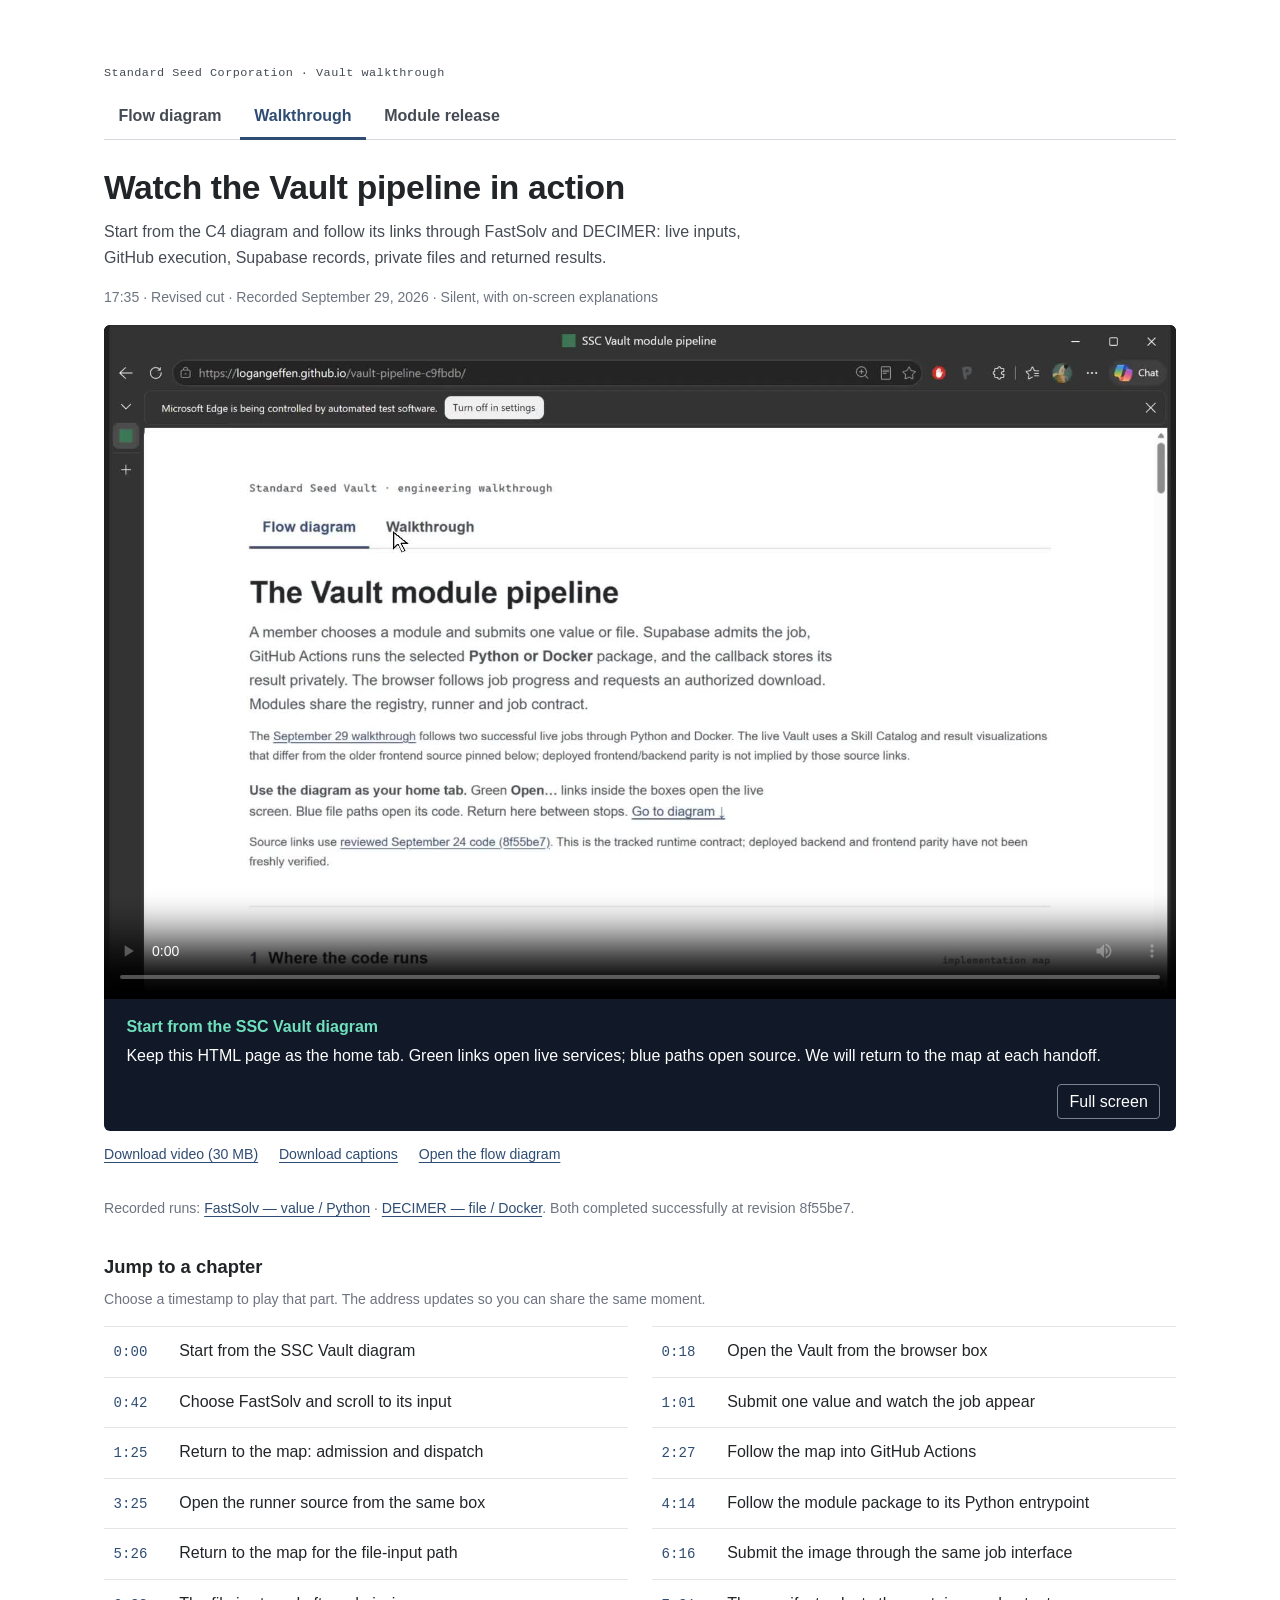
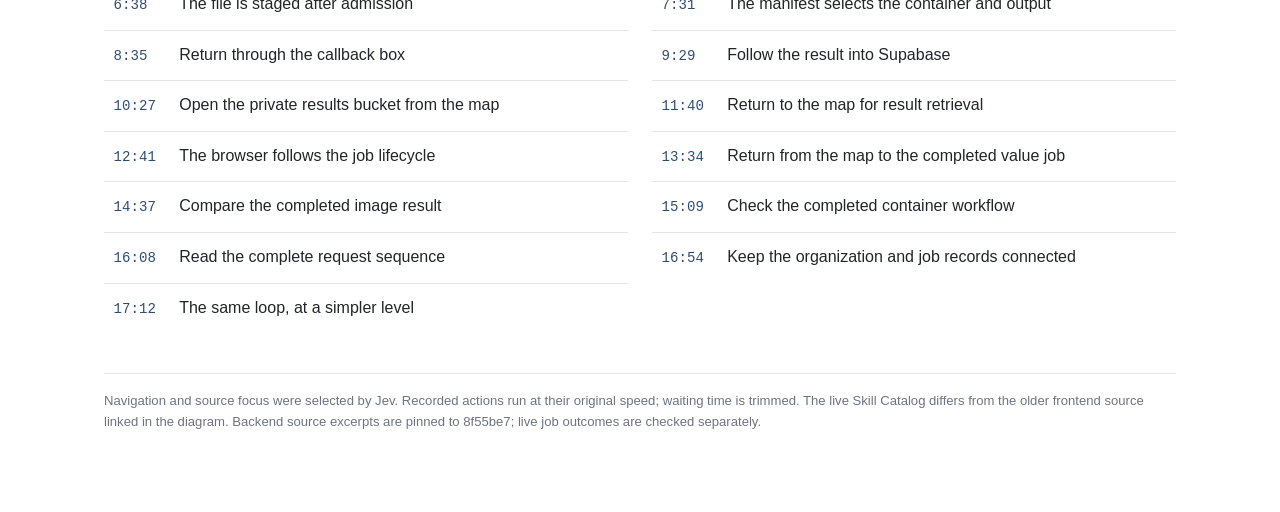
<file: walkthrough.html>
<!DOCTYPE html>

<html lang="en">
<head>
<meta charset="utf-8"/>
<meta content="width=device-width, initial-scale=1" name="viewport"/>
<meta content="Follow SSC Vault jobs through admission, GitHub execution, private Storage and authorized result download." name="description"/>
<title>SSC Vault walkthrough</title>
<link href="navigation.css" rel="stylesheet"/>
<style>
  * { box-sizing: border-box; }
  html { color-scheme: light; }
  body { margin: 0; background: #fff; color: #222528; font: 1rem/1.6 -apple-system, "Helvetica Neue", Helvetica, Arial, sans-serif; }
  main { max-width: 1120px; margin: auto; padding: clamp(2.4rem, 5vw, 4.5rem) 1.5rem 5rem; }
  .doc-label { font: .74rem/1.6 "SF Mono", "Cascadia Code", Consolas, monospace; letter-spacing: .04em; color: #454b54; margin: 0 0 .7rem; }
  h1 { font-size: clamp(1.6rem, 3.2vw, 2.1rem); line-height: 1.15; letter-spacing: -.01em; margin: 0 0 .7rem; }
  p { margin: 0 0 1rem; }
  .intro { color: #454b54; max-width: 76ch; }
  .meta, .help { color: #6d7480; font-size: .88rem; }
  a { color: #2f4d73; text-underline-offset: .18em; }
  a:focus-visible { outline: 3px solid #d79a2e; outline-offset: 3px; }
  video { display: block; width: 100%; aspect-ratio: 240 / 151; max-height: 80vh; background: #111827; border-radius: 6px 6px 0 0; scroll-margin-top: 1rem; }
  .player { background: #111827; border-radius: 6px; overflow: hidden; }
  .caption-panel { padding: 1rem 1.4rem; color: #fff; font-size: 1rem; line-height: 1.5; }
  .caption-panel strong { display: block; color: #70e1bd; margin-bottom: .3rem; }
  .player-tools { display: flex; justify-content: flex-end; padding: 0 1rem .7rem; }
  .player-tools button { font: inherit; color: #fff; background: transparent; border: 1px solid #788393; border-radius: 4px; padding: .25rem .7rem; cursor: pointer; }
  .player:fullscreen { display: flex; flex-direction: column; width: 100%; height: 100%; padding: .5rem; border-radius: 0; }
  .player:fullscreen video { flex: 1; min-height: 0; height: 0; max-height: none; object-fit: contain; }
  video::-webkit-media-controls-fullscreen-button { display: none; }
  .video-links { display: flex; flex-wrap: wrap; gap: .4rem 1.3rem; margin: .75rem 0 2rem; font-size: .88rem; }
  h2 { font-size: 1.15rem; margin: 2rem 0 .4rem; }
  .chapters { list-style: none; margin: 1rem 0 0; padding: 0; display: grid; grid-template-columns: repeat(2, minmax(0, 1fr)); gap: 0 1.5rem; }
  .chapters li { border-top: 1px solid #e4e5e8; }
  .chapters a { display: flex; align-items: baseline; gap: .8rem; min-height: 3.1rem; padding: .75rem .6rem; text-decoration: none; border-radius: 4px; line-height: 1.45; }
  .chapters a:hover, .chapters a[aria-current="true"] { background: #edf3f8; }
  .chapters a[aria-current="true"] { box-shadow: inset 3px 0 #2f4d73; }
  .chapters time { flex: 0 0 3.3rem; font: .88rem/1.45 "SF Mono", "Cascadia Code", Consolas, monospace; font-variant-numeric: tabular-nums; }
  .chapters span { color: #222528; }
  footer { margin-top: 2.5rem; padding-top: 1rem; border-top: 1px solid #e4e5e8; font-size: .82rem; color: #6d7480; }
  @media (max-width: 640px) { .chapters { grid-template-columns: 1fr; } main { padding-left: 1rem; padding-right: 1rem; } }
</style>
</head>
<body>
<main>
<p class="doc-label">Standard Seed Corporation · Vault walkthrough</p>
<nav aria-label="SSC Vault reference" class="page-tabs">
<a href="./">Flow diagram</a>
<a aria-current="page" href="walkthrough.html">Walkthrough</a>
<a href="module-release.html">Module release</a>
</nav>
<h1>Watch the Vault pipeline in action</h1>
<p class="intro">Start from the C4 diagram and follow its links through FastSolv and DECIMER: live inputs, GitHub execution, Supabase records, private files and returned results.</p>
<p class="meta">17:35 · Revised cut · Recorded September 29, 2026 · Silent, with on-screen explanations</p>
<div class="player" id="player">
<video controlslist="nofullscreen" disablepictureinpicture="" aria-label="SSC Vault pipeline walkthrough" controls="" id="walkthrough" playsinline="" poster="media/walkthrough-poster.jpg?v=3" preload="metadata">
<source src="media/ssc-vault-walkthrough.mp4?v=3" type="video/mp4"/>
<track kind="metadata" label="English explanations" src="media/ssc-vault-walkthrough.vtt?v=3" srclang="en"/>
<track kind="chapters" label="Chapters" src="media/chapters.vtt?v=3" srclang="en"/>
<p><a href="media/ssc-vault-walkthrough.mp4?v=3">Download the walkthrough video</a> to watch it.</p>
</video>
<div class="caption-panel" aria-label="Current video explanation"><strong id="caption-title">Start from the SSC Vault diagram</strong><span id="caption-body">Keep this HTML page as the home tab. Green links open live services; blue paths open source. We will return to the map at each handoff.</span></div>
<div class="player-tools"><button type="button" id="fullscreen">Full screen</button></div>
</div>
<div class="video-links">
<a download="" href="media/ssc-vault-walkthrough.mp4?v=3">Download video (30 MB)</a>
<a download="" href="media/ssc-vault-walkthrough.vtt?v=3">Download captions</a>
<a href="./">Open the flow diagram</a>
</div><p class="help">Recorded runs: <a href="https://github.com/Standard-Seed-Corporation/pixel-perfect-clone-47795/actions/runs/36639280007">FastSolv — value / Python</a> · <a href="https://github.com/Standard-Seed-Corporation/pixel-perfect-clone-47795/actions/runs/36639912376">DECIMER — file / Docker</a>. Both completed successfully at revision 8f55be7.</p>
<section aria-labelledby="chapters-heading">
<h2 id="chapters-heading">Jump to a chapter</h2>
<p class="help">Choose a timestamp to play that part. The address updates so you can share the same moment.</p>
<ol class="chapters"><li><a data-start="0.000" href="#t=0.000"><time>0:00</time><span>Start from the SSC Vault diagram</span></a></li><li><a data-start="18.267" href="#t=18.267"><time>0:18</time><span>Open the Vault from the browser box</span></a></li><li><a data-start="42.333" href="#t=42.333"><time>0:42</time><span>Choose FastSolv and scroll to its input</span></a></li><li><a data-start="61.400" href="#t=61.400"><time>1:01</time><span>Submit one value and watch the job appear</span></a></li><li><a data-start="85.200" href="#t=85.200"><time>1:25</time><span>Return to the map: admission and dispatch</span></a></li><li><a data-start="147.867" href="#t=147.867"><time>2:27</time><span>Follow the map into GitHub Actions</span></a></li><li><a data-start="205.133" href="#t=205.133"><time>3:25</time><span>Open the runner source from the same box</span></a></li><li><a data-start="254.467" href="#t=254.467"><time>4:14</time><span>Follow the module package to its Python entrypoint</span></a></li><li><a data-start="326.067" href="#t=326.067"><time>5:26</time><span>Return to the map for the file-input path</span></a></li><li><a data-start="376.600" href="#t=376.600"><time>6:16</time><span>Submit the image through the same job interface</span></a></li><li><a data-start="398.800" href="#t=398.800"><time>6:38</time><span>The file is staged after admission</span></a></li><li><a data-start="451.600" href="#t=451.600"><time>7:31</time><span>The manifest selects the container and output</span></a></li><li><a data-start="515.800" href="#t=515.800"><time>8:35</time><span>Return through the callback box</span></a></li><li><a data-start="569.200" href="#t=569.200"><time>9:29</time><span>Follow the result into Supabase</span></a></li><li><a data-start="627.733" href="#t=627.733"><time>10:27</time><span>Open the private results bucket from the map</span></a></li><li><a data-start="700.600" href="#t=700.600"><time>11:40</time><span>Return to the map for result retrieval</span></a></li><li><a data-start="761.200" href="#t=761.200"><time>12:41</time><span>The browser follows the job lifecycle</span></a></li><li><a data-start="814.133" href="#t=814.133"><time>13:34</time><span>Return from the map to the completed value job</span></a></li><li><a data-start="877.333" href="#t=877.333"><time>14:37</time><span>Compare the completed image result</span></a></li><li><a data-start="909.933" href="#t=909.933"><time>15:09</time><span>Check the completed container workflow</span></a></li><li><a data-start="968.867" href="#t=968.867"><time>16:08</time><span>Read the complete request sequence</span></a></li><li><a data-start="1014.533" href="#t=1014.533"><time>16:54</time><span>Keep the organization and job records connected</span></a></li><li><a data-start="1032.933" href="#t=1032.933"><time>17:12</time><span>The same loop, at a simpler level</span></a></li></ol>
</section>
<footer>Navigation and source focus were selected by Jev. Recorded actions run at their original speed; waiting time is trimmed. The live Skill Catalog differs from the older frontend source linked in the diagram. Backend source excerpts are pinned to 8f55be7; live job outcomes are checked separately.</footer>
</main>
<script src="walkthrough.js?v=3.1"></script>
</body>
</html>
</file>
<file: navigation.css>
.page-tabs {
  display: flex;
  flex-wrap: wrap;
  gap: .25rem;
  margin: 0 0 1.8rem;
  border-bottom: 1px solid #d5d7dc;
}
.page-tabs a {
  padding: .55rem .9rem;
  color: #454b54;
  text-decoration: none;
  border-bottom: 3px solid transparent;
  margin-bottom: -1px;
  font-weight: 600;
}
.page-tabs a:hover { color: #2f4d73; background: #f4f5f7; }
.page-tabs a[aria-current="page"] { color: #2f4d73; border-bottom-color: #2f4d73; }
.page-tabs a:focus-visible { outline: 3px solid #d79a2e; outline-offset: 3px; }
</file>
